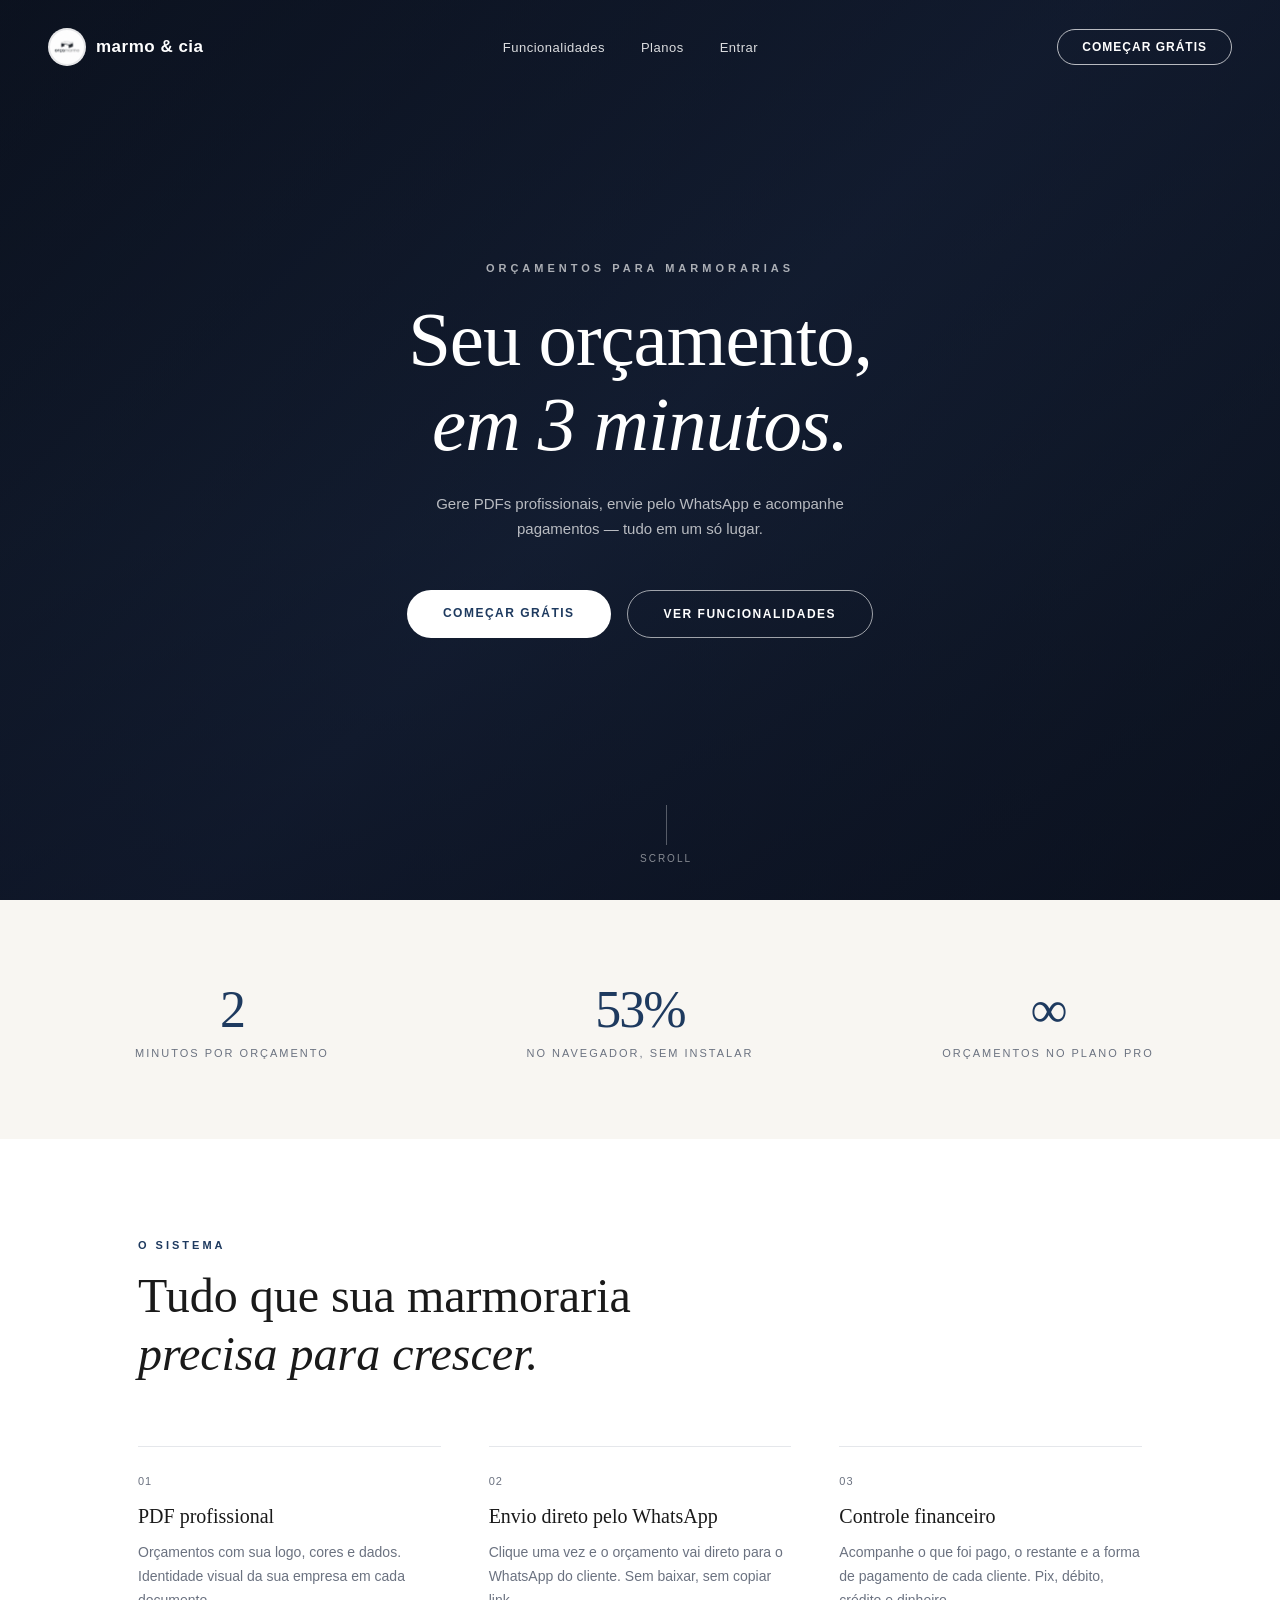
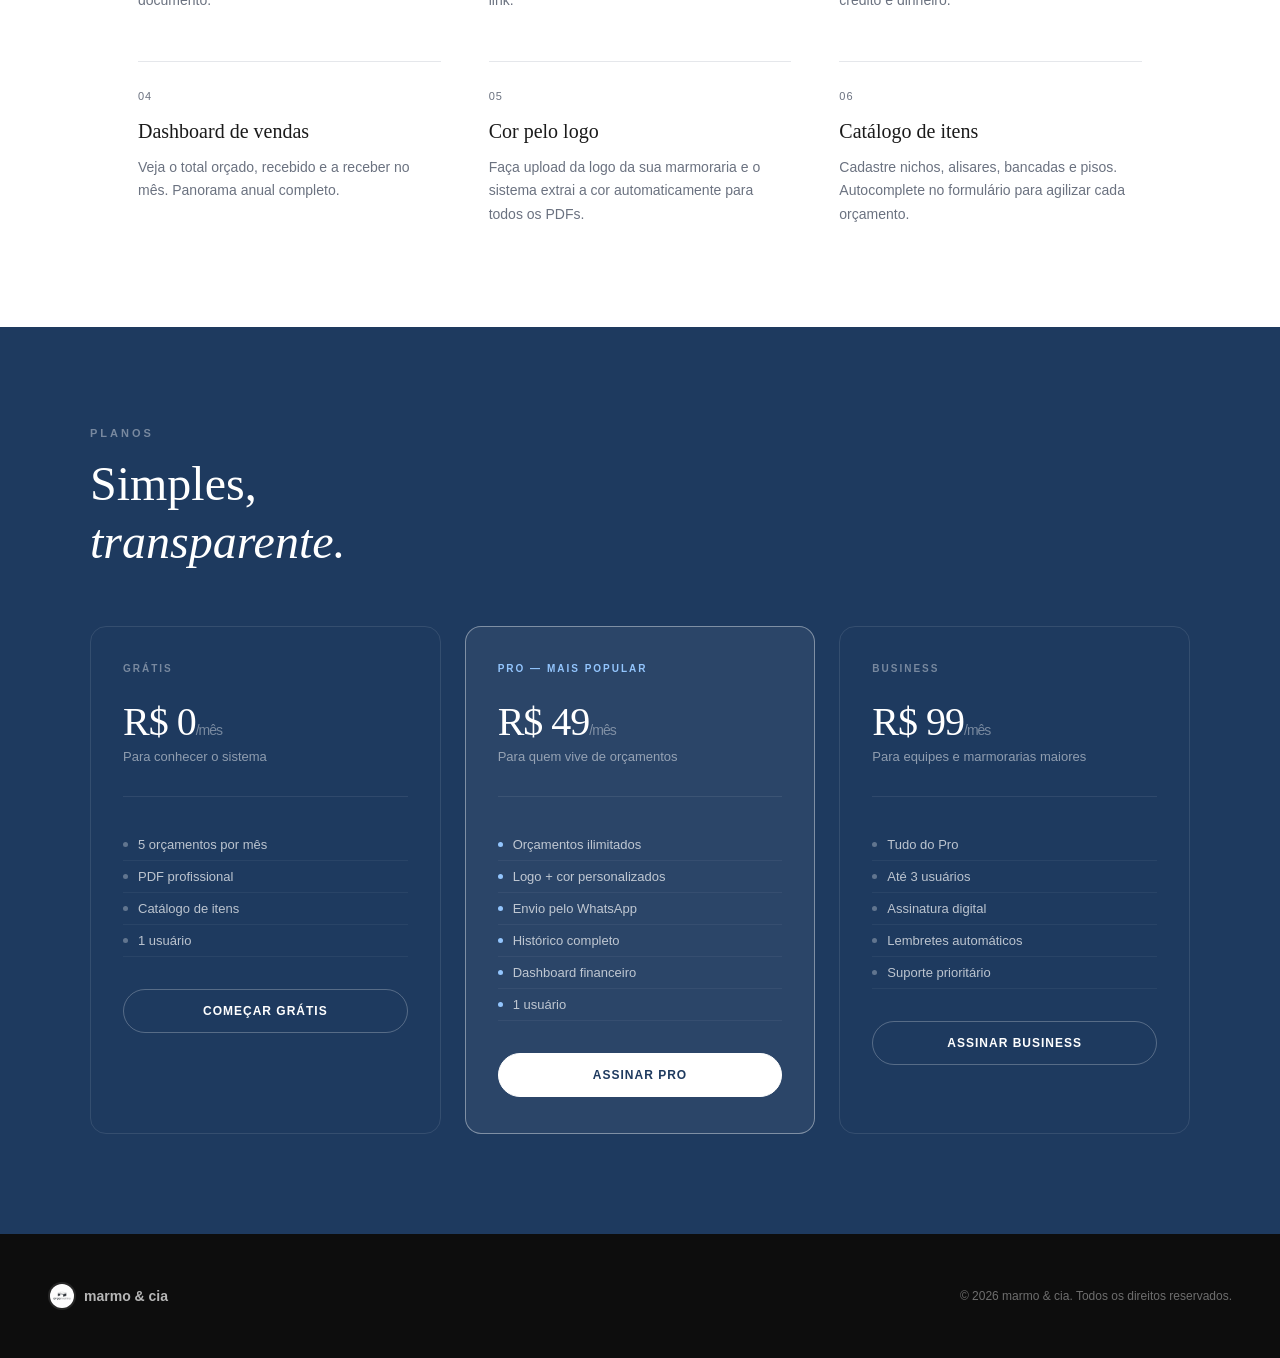
<file: index.html>
<!DOCTYPE html>
<html lang="pt-BR">
<head>
<meta charset="UTF-8">
<meta name="viewport" content="width=device-width,initial-scale=1">
<title>marmo & cia — orçamentos profissionais para marmorarias</title>
<style>
  *, *::before, *::after { box-sizing: border-box; margin: 0; padding: 0; }

  :root {
    --navy: #1E3A5F;
    --navy2: #2a4a7f;
    --white: #ffffff;
    --cream: #f8f6f2;
    --gray: #6b7280;
    --light: #f0f4f8;
  }

  html { scroll-behavior: smooth; }

  body {
    font-family: 'Georgia', serif;
    color: #1a1a1a;
    background: #fff;
    overflow-x: hidden;
  }

  /* ── NAV ── */
  nav {
    position: fixed;
    top: 0; left: 0; right: 0;
    z-index: 100;
    display: flex;
    align-items: center;
    justify-content: space-between;
    padding: 28px 48px;
    transition: all .4s ease;
  }
  nav.scrolled {
    background: rgba(255,255,255,0.95);
    backdrop-filter: blur(12px);
    padding: 18px 48px;
    box-shadow: 0 1px 20px rgba(0,0,0,0.06);
  }
  nav.scrolled .nav-logo-text { color: var(--navy); }
  nav.scrolled .nav-links a { color: #444; }
  nav.scrolled .nav-cta {
    background: var(--navy);
    color: #fff;
    border-color: var(--navy);
  }

  .nav-logo {
    display: flex;
    align-items: center;
    gap: 10px;
    text-decoration: none;
  }
  .nav-logo img {
    width: 38px; height: 38px;
    border-radius: 50%;
    object-fit: contain;
    background: rgba(255,255,255,0.9);
    padding: 2px;
  }
  .nav-logo-text {
    font-size: 17px;
    font-weight: 700;
    color: #fff;
    letter-spacing: .5px;
    font-family: 'Arial', sans-serif;
    transition: color .3s;
  }

  .nav-links {
    display: flex;
    align-items: center;
    gap: 36px;
  }
  .nav-links a {
    color: rgba(255,255,255,0.85);
    text-decoration: none;
    font-size: 13px;
    font-family: 'Arial', sans-serif;
    letter-spacing: .5px;
    transition: color .2s;
  }
  .nav-links a:hover { color: #fff; }

  .nav-cta {
    font-family: 'Arial', sans-serif;
    font-size: 12px;
    font-weight: 700;
    letter-spacing: 1px;
    text-transform: uppercase;
    padding: 10px 24px;
    border: 1.5px solid rgba(255,255,255,0.7);
    border-radius: 999px;
    color: #fff;
    text-decoration: none;
    transition: all .25s;
    background: transparent;
  }
  .nav-cta:hover {
    background: #fff;
    color: var(--navy);
  }

  /* ── HERO ── */
  .hero {
    position: relative;
    width: 100%;
    height: 100vh;
    min-height: 600px;
    overflow: hidden;
    display: flex;
    align-items: center;
    justify-content: center;
  }

  .hero video {
    position: absolute;
    inset: 0;
    width: 100%;
    height: 100%;
    object-fit: cover;
    z-index: 0;
  }

  .hero-overlay {
    position: absolute;
    inset: 0;
    background: linear-gradient(
      to bottom,
      rgba(10, 15, 30, 0.55) 0%,
      rgba(10, 15, 30, 0.45) 60%,
      rgba(10, 15, 30, 0.65) 100%
    );
    z-index: 1;
  }

  .hero-content {
    position: relative;
    z-index: 2;
    text-align: center;
    color: #fff;
    padding: 0 24px;
    max-width: 820px;
  }

  .hero-eyebrow {
    font-family: 'Arial', sans-serif;
    font-size: 11px;
    font-weight: 700;
    letter-spacing: 4px;
    text-transform: uppercase;
    color: rgba(255,255,255,0.65);
    margin-bottom: 24px;
  }

  .hero-title {
    font-size: clamp(40px, 6vw, 80px);
    font-weight: 300;
    line-height: 1.1;
    letter-spacing: -1px;
    margin-bottom: 24px;
    color: #fff;
  }
  .hero-title em {
    font-style: italic;
    font-weight: 400;
  }

  .hero-sub {
    font-family: 'Arial', sans-serif;
    font-size: 15px;
    line-height: 1.7;
    color: rgba(255,255,255,0.7);
    margin-bottom: 48px;
    max-width: 480px;
    margin-left: auto;
    margin-right: auto;
  }

  .hero-btns {
    display: flex;
    gap: 16px;
    justify-content: center;
    flex-wrap: wrap;
  }

  .btn-hero-primary {
    font-family: 'Arial', sans-serif;
    font-size: 12px;
    font-weight: 700;
    letter-spacing: 1.5px;
    text-transform: uppercase;
    padding: 16px 36px;
    background: #fff;
    color: var(--navy);
    border: none;
    border-radius: 999px;
    text-decoration: none;
    transition: all .25s;
  }
  .btn-hero-primary:hover {
    background: var(--cream);
    transform: translateY(-1px);
  }

  .btn-hero-ghost {
    font-family: 'Arial', sans-serif;
    font-size: 12px;
    font-weight: 700;
    letter-spacing: 1.5px;
    text-transform: uppercase;
    padding: 16px 36px;
    background: transparent;
    color: #fff;
    border: 1.5px solid rgba(255,255,255,0.6);
    border-radius: 999px;
    text-decoration: none;
    transition: all .25s;
  }
  .btn-hero-ghost:hover {
    border-color: #fff;
    background: rgba(255,255,255,0.1);
    transform: translateY(-1px);
  }

  .hero-scroll {
    position: absolute;
    bottom: 36px;
    left: 50%;
    transform: translateX(-50%);
    z-index: 2;
    display: flex;
    flex-direction: column;
    align-items: center;
    gap: 8px;
    color: rgba(255,255,255,0.5);
    font-family: 'Arial', sans-serif;
    font-size: 10px;
    letter-spacing: 2px;
    text-transform: uppercase;
  }
  .hero-scroll-line {
    width: 1px;
    height: 40px;
    background: rgba(255,255,255,0.3);
    animation: scrollDown 1.8s ease-in-out infinite;
  }
  @keyframes scrollDown {
    0% { transform: scaleY(0); transform-origin: top; }
    50% { transform: scaleY(1); transform-origin: top; }
    51% { transform-origin: bottom; }
    100% { transform: scaleY(0); transform-origin: bottom; }
  }

  /* ── NÚMEROS ── */
  .numbers {
    background: var(--cream);
    padding: 80px 48px;
    display: grid;
    grid-template-columns: repeat(3, 1fr);
    gap: 40px;
    text-align: center;
  }
  .number-item .n { font-size: 52px; font-weight: 300; color: var(--navy); letter-spacing: -2px; }
  .number-item .n-label {
    font-family: 'Arial', sans-serif;
    font-size: 11px;
    letter-spacing: 2px;
    text-transform: uppercase;
    color: var(--gray);
    margin-top: 8px;
  }

  /* ── FEATURES ── */
  .features {
    padding: 100px 48px;
    max-width: 1100px;
    margin: 0 auto;
  }
  .section-label {
    font-family: 'Arial', sans-serif;
    font-size: 11px;
    font-weight: 700;
    letter-spacing: 3px;
    text-transform: uppercase;
    color: var(--navy);
    margin-bottom: 16px;
  }
  .section-title {
    font-size: clamp(28px, 4vw, 48px);
    font-weight: 300;
    line-height: 1.2;
    color: #1a1a1a;
    margin-bottom: 64px;
    max-width: 560px;
  }
  .section-title em { font-style: italic; }

  .features-grid {
    display: grid;
    grid-template-columns: repeat(3, 1fr);
    gap: 48px;
  }
  .feature-item { border-top: 1px solid #e5e7eb; padding-top: 28px; }
  .feature-num {
    font-size: 11px;
    font-family: 'Arial', sans-serif;
    color: var(--gray);
    letter-spacing: 1px;
    margin-bottom: 16px;
  }
  .feature-title {
    font-size: 20px;
    font-weight: 400;
    color: #1a1a1a;
    margin-bottom: 12px;
    line-height: 1.3;
  }
  .feature-desc {
    font-family: 'Arial', sans-serif;
    font-size: 14px;
    line-height: 1.7;
    color: var(--gray);
  }

  /* ── PLANOS ── */
  .planos {
    background: var(--navy);
    padding: 100px 48px;
    color: #fff;
  }
  .planos-inner { max-width: 1100px; margin: 0 auto; }
  .planos .section-label { color: rgba(255,255,255,0.4); }
  .planos .section-title { color: #fff; margin-bottom: 56px; }

  .planos-grid {
    display: grid;
    grid-template-columns: repeat(3, 1fr);
    gap: 24px;
  }
  .plano {
    border: 1px solid rgba(255,255,255,0.1);
    border-radius: 16px;
    padding: 36px 32px;
    transition: border-color .2s;
  }
  .plano:hover { border-color: rgba(255,255,255,0.3); }
  .plano.destaque {
    border-color: rgba(255,255,255,0.4);
    background: rgba(255,255,255,0.06);
  }
  .plano-tag {
    font-family: 'Arial', sans-serif;
    font-size: 10px;
    font-weight: 700;
    letter-spacing: 2px;
    text-transform: uppercase;
    color: rgba(255,255,255,0.4);
    margin-bottom: 24px;
  }
  .plano.destaque .plano-tag { color: #93c5fd; }
  .plano-preco {
    font-size: 40px;
    font-weight: 300;
    color: #fff;
    margin-bottom: 4px;
    letter-spacing: -1px;
  }
  .plano-preco span { font-size: 14px; color: rgba(255,255,255,0.4); font-family: 'Arial', sans-serif; }
  .plano-desc {
    font-family: 'Arial', sans-serif;
    font-size: 13px;
    color: rgba(255,255,255,0.5);
    margin-bottom: 32px;
    padding-bottom: 32px;
    border-bottom: 1px solid rgba(255,255,255,0.08);
  }
  .plano-features { list-style: none; }
  .plano-features li {
    font-family: 'Arial', sans-serif;
    font-size: 13px;
    color: rgba(255,255,255,0.7);
    padding: 8px 0;
    border-bottom: 1px solid rgba(255,255,255,0.05);
    display: flex;
    align-items: center;
    gap: 10px;
  }
  .plano-features li::before {
    content: '';
    width: 5px; height: 5px;
    border-radius: 50%;
    background: rgba(255,255,255,0.3);
    flex-shrink: 0;
  }
  .plano.destaque .plano-features li::before { background: #93c5fd; }
  .plano-btn {
    display: block;
    text-align: center;
    font-family: 'Arial', sans-serif;
    font-size: 12px;
    font-weight: 700;
    letter-spacing: 1px;
    text-transform: uppercase;
    padding: 14px;
    border-radius: 999px;
    text-decoration: none;
    margin-top: 32px;
    border: 1.5px solid rgba(255,255,255,0.25);
    color: #fff;
    transition: all .2s;
  }
  .plano-btn:hover { background: rgba(255,255,255,0.1); border-color: rgba(255,255,255,0.5); }
  .plano.destaque .plano-btn {
    background: #fff;
    color: var(--navy);
    border-color: #fff;
  }
  .plano.destaque .plano-btn:hover { background: var(--cream); }

  /* ── FOOTER ── */
  footer {
    background: #0d0d0d;
    color: rgba(255,255,255,0.4);
    padding: 48px;
    display: flex;
    justify-content: space-between;
    align-items: center;
    font-family: 'Arial', sans-serif;
    font-size: 12px;
  }
  footer .footer-logo {
    display: flex;
    align-items: center;
    gap: 8px;
    color: rgba(255,255,255,0.7);
    font-weight: 700;
    font-size: 14px;
  }
  footer .footer-logo img {
    width: 28px; height: 28px;
    border-radius: 50%;
    object-fit: contain;
    background: rgba(255,255,255,0.1);
    padding: 2px;
  }

  /* ── RESPONSIVE ── */
  @media (max-width: 768px) {
    nav { padding: 20px 24px; }
    .nav-links { display: none; }
    .numbers { grid-template-columns: 1fr; padding: 60px 24px; }
    .features { padding: 60px 24px; }
    .features-grid { grid-template-columns: 1fr; gap: 32px; }
    .planos { padding: 60px 24px; }
    .planos-grid { grid-template-columns: 1fr; }
    footer { flex-direction: column; gap: 16px; padding: 32px 24px; text-align: center; }
  }

  /* ── ANIMAÇÕES ── */
  .fade-up {
    opacity: 0;
    transform: translateY(32px);
    transition: opacity .7s ease, transform .7s ease;
  }
  .fade-up.visible {
    opacity: 1;
    transform: translateY(0);
  }
  .fade-up-delay-1 { transition-delay: .1s; }
  .fade-up-delay-2 { transition-delay: .2s; }
  .fade-up-delay-3 { transition-delay: .3s; }
  .fade-up-delay-4 { transition-delay: .4s; }
  .fade-up-delay-5 { transition-delay: .5s; }
  .fade-up-delay-6 { transition-delay: .6s; }

  /* Hero content entra com animação */
  .hero-eyebrow {
    animation: heroFadeUp .9s ease .2s both;
  }
  .hero-title {
    animation: heroFadeUp 1s ease .4s both;
  }
  .hero-sub {
    animation: heroFadeUp .9s ease .65s both;
  }
  .hero-btns {
    animation: heroFadeUp .9s ease .85s both;
  }
  .hero-scroll {
    animation: heroFadeUp .9s ease 1.1s both;
  }
  @keyframes heroFadeUp {
    from { opacity: 0; transform: translateY(24px); }
    to   { opacity: 1; transform: translateY(0); }
  }

  /* Linha divisória que cresce */
  .feature-item {
    border-top: 1px solid transparent;
    transition: border-color .6s ease;
  }
  .feature-item.visible {
    border-top-color: #e5e7eb;
  }

  /* Counter números */
  .n { transition: none; }

</style>
</head>
<body>

<!-- NAV -->
<nav id="nav">
  <a href="#" class="nav-logo">
    <img src="[data-uri]" alt="marmo & cia">
    <span class="nav-logo-text">marmo & cia</span>
  </a>
  <div class="nav-links">
    <a href="#features">Funcionalidades</a>
    <a href="#planos">Planos</a>
    <a href="login.html">Entrar</a>
  </div>
  <a href="login.html" class="nav-cta">Começar grátis</a>
</nav>

<!-- HERO com vídeo -->
<section class="hero">
  <video id="hero-video" muted loop playsinline preload="auto" style="opacity:0;transition:opacity 1s ease">
    <source src="video1.mp4" type="video/mp4">
  </video>
  <!-- Fundo enquanto vídeo carrega -->
  <div id="video-bg" style="position:absolute;inset:0;background:linear-gradient(135deg,#0d1520 0%,#1a2840 50%,#0d1520 100%);z-index:0;transition:opacity 1s ease"></div>
  <div class="hero-overlay"></div>
  <div class="hero-content">
    <p class="hero-eyebrow">Orçamentos para marmorarias</p>
    <h1 class="hero-title">Seu orçamento,<br><em>em 3 minutos.</em></h1>
    <p class="hero-sub">Gere PDFs profissionais, envie pelo WhatsApp e acompanhe pagamentos — tudo em um só lugar.</p>
    <div class="hero-btns">
      <a href="login.html" class="btn-hero-primary">Começar grátis</a>
      <a href="#features" class="btn-hero-ghost">Ver funcionalidades</a>
    </div>
  </div>
  <div class="hero-scroll">
    <div class="hero-scroll-line"></div>
    <span>scroll</span>
  </div>
</section>

<!-- NÚMEROS -->
<div class="numbers">
  <div class="number-item fade-up fade-up-delay-1">
    <div class="n" data-count="3" data-suffix="">3</div>
    <div class="n-label">minutos por orçamento</div>
  </div>
  <div class="number-item fade-up fade-up-delay-2">
    <div class="n" data-count="100" data-suffix="%">100%</div>
    <div class="n-label">no navegador, sem instalar</div>
  </div>
  <div class="number-item fade-up fade-up-delay-3">
    <div class="n">∞</div>
    <div class="n-label">orçamentos no plano Pro</div>
  </div>
</div>

<!-- FEATURES -->
<section class="features" id="features">
  <p class="section-label fade-up">O sistema</p>
  <h2 class="section-title fade-up fade-up-delay-1">Tudo que sua marmoraria<br><em>precisa para crescer.</em></h2>
  <div class="features-grid">
    <div class="feature-item fade-up fade-up-delay-1">
      <div class="feature-num">01</div>
      <h3 class="feature-title">PDF profissional</h3>
      <p class="feature-desc">Orçamentos com sua logo, cores e dados. Identidade visual da sua empresa em cada documento.</p>
    </div>
    <div class="feature-item fade-up fade-up-delay-2">
      <div class="feature-num">02</div>
      <h3 class="feature-title">Envio direto pelo WhatsApp</h3>
      <p class="feature-desc">Clique uma vez e o orçamento vai direto para o WhatsApp do cliente. Sem baixar, sem copiar link.</p>
    </div>
    <div class="feature-item fade-up fade-up-delay-3">
      <div class="feature-num">03</div>
      <h3 class="feature-title">Controle financeiro</h3>
      <p class="feature-desc">Acompanhe o que foi pago, o restante e a forma de pagamento de cada cliente. Pix, débito, crédito e dinheiro.</p>
    </div>
    <div class="feature-item fade-up fade-up-delay-4">
      <div class="feature-num">04</div>
      <h3 class="feature-title">Dashboard de vendas</h3>
      <p class="feature-desc">Veja o total orçado, recebido e a receber no mês. Panorama anual completo.</p>
    </div>
    <div class="feature-item fade-up fade-up-delay-5">
      <div class="feature-num">05</div>
      <h3 class="feature-title">Cor pelo logo</h3>
      <p class="feature-desc">Faça upload da logo da sua marmoraria e o sistema extrai a cor automaticamente para todos os PDFs.</p>
    </div>
    <div class="feature-item fade-up fade-up-delay-6">
      <div class="feature-num">06</div>
      <h3 class="feature-title">Catálogo de itens</h3>
      <p class="feature-desc">Cadastre nichos, alisares, bancadas e pisos. Autocomplete no formulário para agilizar cada orçamento.</p>
    </div>
  </div>
</section>

<!-- PLANOS -->
<section class="planos" id="planos">
  <div class="planos-inner">
    <p class="section-label fade-up">Planos</p>
    <h2 class="section-title fade-up fade-up-delay-1">Simples,<br><em>transparente.</em></h2>
    <div class="planos-grid">
      <div class="plano fade-up fade-up-delay-1">
        <div class="plano-tag">Grátis</div>
        <div class="plano-preco">R$ 0<span>/mês</span></div>
        <div class="plano-desc">Para conhecer o sistema</div>
        <ul class="plano-features">
          <li>5 orçamentos por mês</li>
          <li>PDF profissional</li>
          <li>Catálogo de itens</li>
          <li>1 usuário</li>
        </ul>
        <a href="login.html" class="plano-btn">Começar grátis</a>
      </div>
      <div class="plano destaque fade-up fade-up-delay-2">
        <div class="plano-tag">Pro — mais popular</div>
        <div class="plano-preco">R$ 49<span>/mês</span></div>
        <div class="plano-desc">Para quem vive de orçamentos</div>
        <ul class="plano-features">
          <li>Orçamentos ilimitados</li>
          <li>Logo + cor personalizados</li>
          <li>Envio pelo WhatsApp</li>
          <li>Histórico completo</li>
          <li>Dashboard financeiro</li>
          <li>1 usuário</li>
        </ul>
        <a href="login.html" class="plano-btn">Assinar Pro</a>
      </div>
      <div class="plano fade-up fade-up-delay-3">
        <div class="plano-tag">Business</div>
        <div class="plano-preco">R$ 99<span>/mês</span></div>
        <div class="plano-desc">Para equipes e marmorarias maiores</div>
        <ul class="plano-features">
          <li>Tudo do Pro</li>
          <li>Até 3 usuários</li>
          <li>Assinatura digital</li>
          <li>Lembretes automáticos</li>
          <li>Suporte prioritário</li>
        </ul>
        <a href="login.html" class="plano-btn">Assinar Business</a>
      </div>
    </div>
  </div>
</section>

<!-- FOOTER -->
<footer>
  <div class="footer-logo">
    <img src="[data-uri]" alt="marmo & cia">
    marmo & cia
  </div>
  <span>© 2026 marmo & cia. Todos os direitos reservados.</span>
</footer>

<script>
  // Vídeo hero — buffer completo antes de tocar
  var vid = document.getElementById('hero-video');
  var vbg = document.getElementById('video-bg');
  if (vid) {
    function startVideo() {
      vid.play().catch(function(){});
      // Fade in suave do vídeo
      vid.style.opacity = '1';
      if (vbg) setTimeout(function(){ vbg.style.opacity = '0'; }, 800);
    }

    // Esperar buffer suficiente (4 segundos de conteúdo)
    vid.addEventListener('progress', function() {
      if (vid.buffered.length > 0) {
        var buffered = vid.buffered.end(vid.buffered.length - 1);
        if (buffered > 2 && vid.paused) startVideo();
      }
    });

    // Fallback: se demorar muito, toca assim mesmo
    vid.addEventListener('canplay', function() {
      if (vid.paused) startVideo();
    });

    // Iniciar carregamento
    vid.load();
  }

  // Nav scroll effect
  var nav = document.getElementById('nav');
  window.addEventListener('scroll', function() {
    if (window.scrollY > 60) nav.classList.add('scrolled');
    else nav.classList.remove('scrolled');
  });

  // Smooth scroll para âncoras
  document.querySelectorAll('a[href^="#"]').forEach(function(a) {
    a.addEventListener('click', function(e) {
      var target = document.querySelector(this.getAttribute('href'));
      if (target) { e.preventDefault(); target.scrollIntoView({ behavior: 'smooth' }); }
    });
  });

  // ── Intersection Observer para fade-up ──
  var fadeEls = document.querySelectorAll('.fade-up');
  var observer = new IntersectionObserver(function(entries) {
    entries.forEach(function(entry) {
      if (entry.isIntersecting) {
        entry.target.classList.add('visible');
        observer.unobserve(entry.target);
      }
    });
  }, { threshold: 0.12 });
  fadeEls.forEach(function(el) { observer.observe(el); });

  // ── Contador animado nos números ──
  var counterEls = document.querySelectorAll('[data-count]');
  var counterObserver = new IntersectionObserver(function(entries) {
    entries.forEach(function(entry) {
      if (!entry.isIntersecting) return;
      var el = entry.target;
      var target = parseInt(el.getAttribute('data-count'));
      var suffix = el.getAttribute('data-suffix') || '';
      var start = 0;
      var duration = 1200;
      var step = target / (duration / 16);
      var current = 0;
      var timer = setInterval(function() {
        current = Math.min(current + step, target);
        el.textContent = Math.round(current) + suffix;
        if (current >= target) clearInterval(timer);
      }, 16);
      counterObserver.unobserve(el);
    });
  }, { threshold: 0.5 });
  counterEls.forEach(function(el) { counterObserver.observe(el); });

</script>
</body>
</html>
</file>
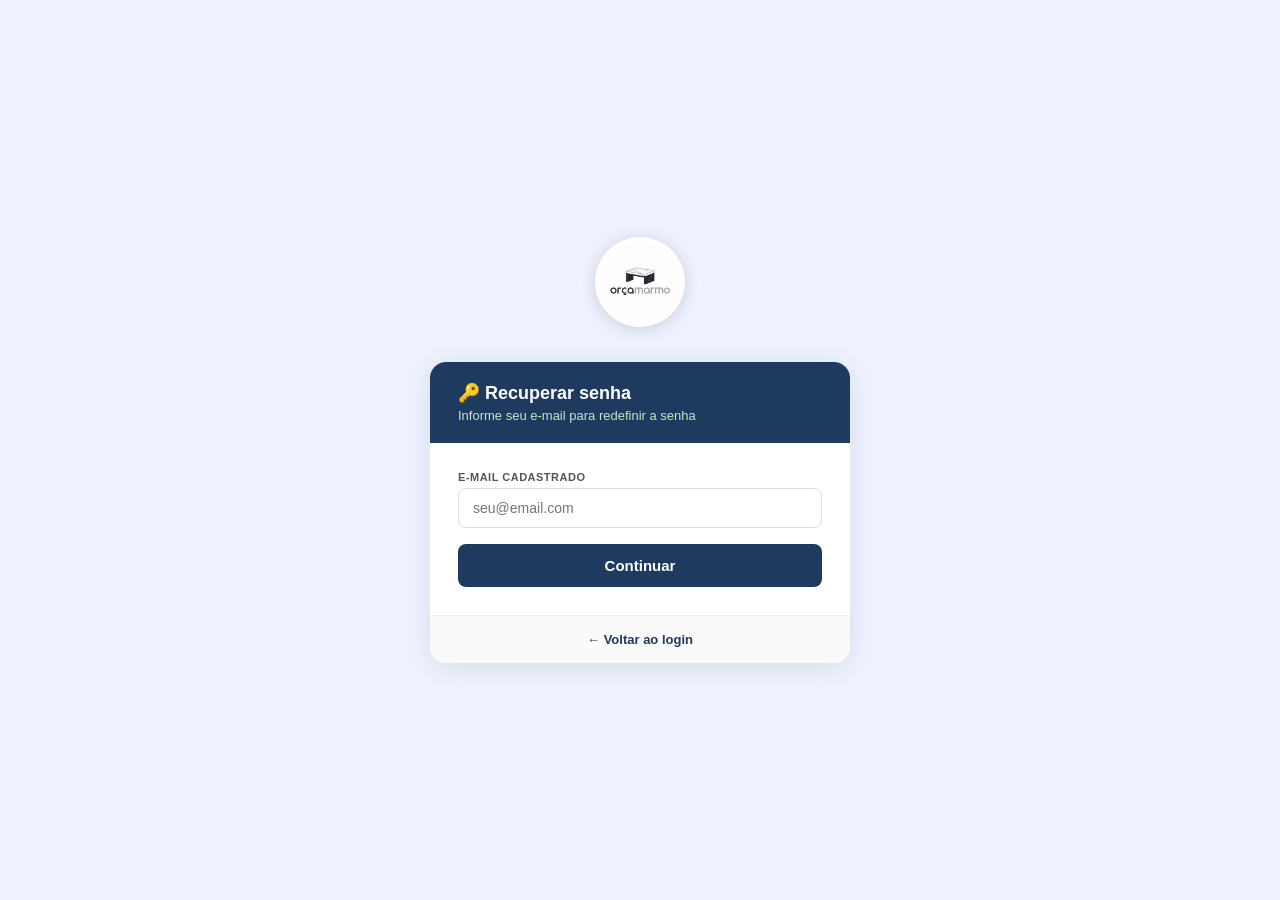
<file: esqueci-senha.html>
<!DOCTYPE html>
<html lang="pt-BR">
<head>
<meta charset="UTF-8">
<meta name="viewport" content="width=device-width,initial-scale=1">
<title>Recuperar senha — OrçaMármore</title>
<style>
*{box-sizing:border-box;margin:0;padding:0}
body{font-family:Arial,sans-serif;background:#EEF2FF;min-height:100vh;display:flex;flex-direction:column;align-items:center;justify-content:center;padding:20px}
.logo{font-size:28px;font-weight:900;color:#1E3A5F;margin-bottom:28px;text-align:center}
.logo span{color:#4CAF50}
.card{background:#fff;border-radius:16px;box-shadow:0 4px 24px rgba(27,94,32,.12);width:100%;max-width:420px;overflow:hidden}
.card-header{background:#1E3A5F;color:#fff;padding:20px 28px}
.card-header h2{font-size:18px;font-weight:700}
.card-header p{font-size:13px;color:#c8e6c9;margin-top:4px}
.form-body{padding:28px}
.form-group{margin-bottom:16px}
.form-group label{display:block;font-size:11px;font-weight:700;color:#555;text-transform:uppercase;letter-spacing:.5px;margin-bottom:5px}
.form-group input{width:100%;border:1.5px solid #ddd;border-radius:8px;padding:11px 14px;font-size:14px;outline:none;font-family:Arial;transition:border .2s}
.form-group input:focus{border-color:#1E3A5F}
.btn-submit{width:100%;background:#1E3A5F;color:#fff;padding:13px;border-radius:8px;font-size:15px;font-weight:700;border:none;cursor:pointer;transition:all .2s}
.btn-submit:hover{background:#2a4a7f}
.msg-erro{background:#FFEBEE;color:#c62828;border-radius:6px;padding:10px 14px;font-size:13px;margin-bottom:14px;display:none}
.msg-ok{background:#EEF2FF;color:#2a4a7f;border-radius:6px;padding:10px 14px;font-size:13px;margin-bottom:14px;display:none}
.footer-link{text-align:center;padding:16px;font-size:13px;color:#888;background:#fafafa;border-top:1px solid #f0f0f0}
.footer-link a{color:#1E3A5F;font-weight:700;text-decoration:none}
.step{display:none}
.step.active{display:block}
.icon{font-size:48px;text-align:center;margin-bottom:16px}
.success-box{text-align:center;padding:8px 0}
.success-box h3{color:#1E3A5F;font-size:18px;margin-bottom:8px}
.success-box p{color:#666;font-size:14px;line-height:1.6}
</style>
</head>
<body>

<div class="logo"><img src="[data-uri]" style="width:90px;height:90px;object-fit:contain;border-radius:50%;background:#fff;padding:4px;box-shadow:0 2px 16px rgba(0,0,0,.15)" alt="Marmo &amp; Cia"></div>

<div class="card">
  <div class="card-header">
    <h2>🔑 Recuperar senha</h2>
    <p>Informe seu e-mail para redefinir a senha</p>
  </div>

  <div class="form-body">
    <div class="msg-erro" id="msg-erro"></div>
    <div class="msg-ok" id="msg-ok"></div>

    <!-- Passo 1: digitar e-mail -->
    <div class="step active" id="step1">
      <div class="form-group">
        <label>E-mail cadastrado</label>
        <input type="email" id="rec-email" placeholder="seu@email.com" onkeydown="if(event.key==='Enter')verificarEmail()">
      </div>
      <button class="btn-submit" onclick="verificarEmail()">Continuar</button>
    </div>

    <!-- Passo 2: nova senha -->
    <div class="step" id="step2">
      <div class="form-group">
        <label>Nova senha</label>
        <input type="password" id="nova-senha" placeholder="Mínimo 6 caracteres">
      </div>
      <div class="form-group">
        <label>Confirmar nova senha</label>
        <input type="password" id="confirma-senha" placeholder="Repita a nova senha">
      </div>
      <button class="btn-submit" onclick="redefinirSenha()">Salvar nova senha</button>
    </div>

    <!-- Passo 3: sucesso -->
    <div class="step" id="step3">
      <div class="success-box">
        <div class="icon">✅</div>
        <h3>Senha redefinida!</h3>
        <p>Sua senha foi atualizada com sucesso.<br>Faça login com a nova senha.</p>
        <br>
        <button class="btn-submit" onclick="location.href='login.html'">Ir para o login</button>
      </div>
    </div>
  </div>

  <div class="footer-link">
    <a href="login.html">&larr; Voltar ao login</a>
  </div>
</div>

<script>
let emailEncontrado = '';

function getUsuarios() { return JSON.parse(localStorage.getItem('om_usuarios') || '[]'); }
function setUsuarios(u) { localStorage.setItem('om_usuarios', JSON.stringify(u)); }

function mostrarErro(msg) {
  const el = document.getElementById('msg-erro');
  el.textContent = msg; el.style.display = 'block';
  document.getElementById('msg-ok').style.display = 'none';
}
function mostrarOk(msg) {
  const el = document.getElementById('msg-ok');
  el.textContent = msg; el.style.display = 'block';
  document.getElementById('msg-erro').style.display = 'none';
}
function limparMsgs() {
  document.getElementById('msg-erro').style.display = 'none';
  document.getElementById('msg-ok').style.display = 'none';
}
function irParaStep(n) {
  document.querySelectorAll('.step').forEach((s, i) => s.classList.toggle('active', i === n - 1));
  limparMsgs();
}

function verificarEmail() {
  const email = document.getElementById('rec-email').value.trim().toLowerCase();
  if (!email) { mostrarErro('Informe o e-mail cadastrado.'); return; }

  const usuarios = getUsuarios();
  const u = usuarios.find(x => x.email.toLowerCase() === email);

  if (!u) {
    mostrarErro('E-mail não encontrado. Verifique ou crie uma conta.');
    return;
  }

  emailEncontrado = email;
  mostrarOk('E-mail encontrado! Defina sua nova senha abaixo.');
  setTimeout(() => irParaStep(2), 800);
}

function redefinirSenha() {
  const nova = document.getElementById('nova-senha').value;
  const confirma = document.getElementById('confirma-senha').value;

  if (!nova || !confirma) { mostrarErro('Preencha os dois campos.'); return; }
  if (nova.length < 6) { mostrarErro('A senha deve ter pelo menos 6 caracteres.'); return; }
  if (nova !== confirma) { mostrarErro('As senhas não coincidem.'); return; }

  const usuarios = getUsuarios();
  const idx = usuarios.findIndex(x => x.email.toLowerCase() === emailEncontrado);
  if (idx < 0) { mostrarErro('Erro inesperado. Tente novamente.'); return; }

  usuarios[idx].senha = nova;
  setUsuarios(usuarios);

  irParaStep(3);
}
</script>
</body>
</html>
</file>
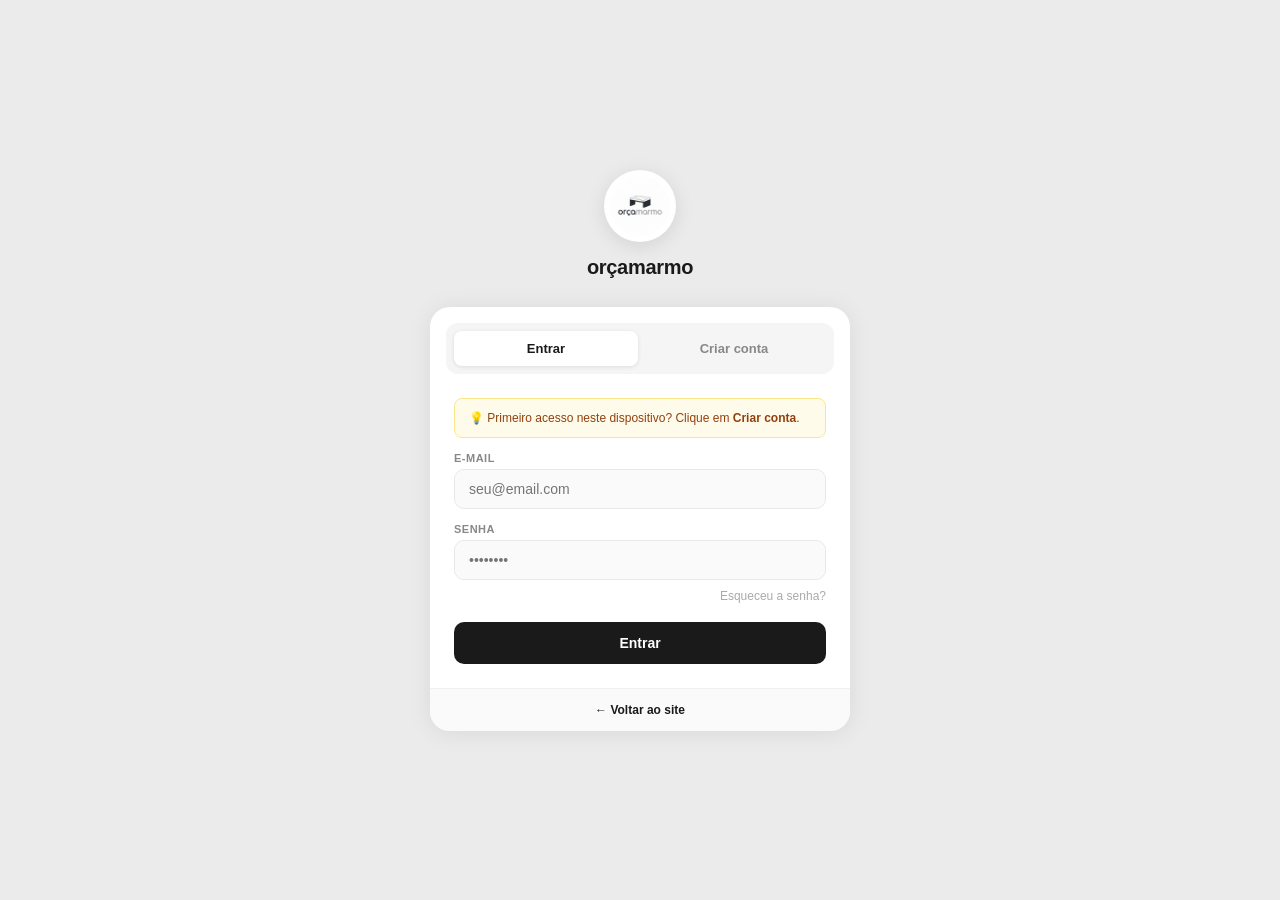
<file: login.html>
<!DOCTYPE html>
<html lang="pt-BR">
<head>
<meta charset="UTF-8">
<meta name="viewport" content="width=device-width,initial-scale=1">
<title>Entrar — OrçaMarmo</title>
<style>
*{box-sizing:border-box;margin:0;padding:0}
body{font-family:Inter,-apple-system,Arial,sans-serif;background:#EBEBEB;min-height:100vh;display:flex;flex-direction:column;align-items:center;justify-content:center;padding:20px}
.logo-wrap{text-align:center;margin-bottom:28px}
.logo-wrap img{width:72px;height:72px;border-radius:50%;object-fit:contain;background:#fff;padding:6px;box-shadow:0 4px 20px rgba(0,0,0,.1);margin-bottom:10px}
.logo-wrap .nome{font-size:20px;font-weight:700;color:#1A1A1A;letter-spacing:-.3px}
.card{background:#fff;border-radius:20px;box-shadow:0 2px 24px rgba(0,0,0,.08);width:100%;max-width:420px;overflow:hidden}
.tabs{display:flex;padding:8px;gap:4px;background:#F5F5F5;margin:16px 16px 0}
.tabs{border-radius:12px}
.tab{flex:1;padding:10px;text-align:center;font-size:13px;font-weight:600;cursor:pointer;color:#888;border:none;background:transparent;border-radius:8px;transition:all .2s}
.tab.active{background:#fff;color:#1A1A1A;box-shadow:0 1px 4px rgba(0,0,0,.1)}
.form-body{padding:24px}
.panel{display:none}.panel.active{display:block}
.form-group{margin-bottom:14px}
.form-group label{display:block;font-size:11px;font-weight:600;color:#888;text-transform:uppercase;letter-spacing:.5px;margin-bottom:5px}
.form-group input{width:100%;border:1.5px solid #E8E8E8;border-radius:10px;padding:11px 14px;font-size:14px;outline:none;background:#FAFAFA;transition:all .2s;font-family:inherit}
.form-group input:focus{border-color:#1A1A1A;background:#fff}
.btn-submit{width:100%;background:#1A1A1A;color:#fff;padding:13px;border-radius:10px;font-size:14px;font-weight:700;border:none;cursor:pointer;transition:all .2s;margin-top:4px;font-family:inherit}
.btn-submit:hover{background:#333}
.msg-erro{background:#FEE2E2;color:#991B1B;border-radius:8px;padding:10px 14px;font-size:13px;margin-bottom:14px;display:none}
.msg-ok{background:#F0FDF4;color:#166534;border-radius:8px;padding:10px 14px;font-size:13px;margin-bottom:14px;display:none}
.footer-link{text-align:center;padding:14px;font-size:12px;color:#aaa;background:#FAFAFA;border-top:1px solid #F0F0F0}
.footer-link a{color:#1A1A1A;font-weight:600;text-decoration:none}
.esqueceu{text-align:right;margin-top:-8px;margin-bottom:14px}
.esqueceu a{font-size:12px;color:#aaa;text-decoration:none}
.esqueceu a:hover{color:#1A1A1A}
.hint-box{background:#FFFBEB;border:1px solid #FDE68A;border-radius:8px;padding:10px 14px;font-size:12px;color:#92400E;margin-bottom:14px;line-height:1.5}
</style>
</head>
<body>

<div class="logo-wrap">
  <img src="[data-uri]" alt="OrçaMarmo">
  <div class="nome">orçamarmo</div>
</div>

<div class="card">
  <div class="tabs">
    <button class="tab active" onclick="showTab('entrar')">Entrar</button>
    <button class="tab" onclick="showTab('cadastro')">Criar conta</button>
  </div>

  <div class="panel active" id="panel-entrar">
    <div class="form-body">
      <div class="hint-box">💡 Primeiro acesso neste dispositivo? Clique em <strong>Criar conta</strong>.</div>
      <div class="msg-erro" id="erro-entrar"></div>
      <div class="form-group">
        <label>E-mail</label>
        <input type="email" id="login-email" placeholder="seu@email.com" onkeydown="if(event.key==='Enter')fazerLogin()">
      </div>
      <div class="form-group">
        <label>Senha</label>
        <input type="password" id="login-senha" placeholder="••••••••" onkeydown="if(event.key==='Enter')fazerLogin()">
      </div>
      <div class="esqueceu"><a href="esqueci-senha.html">Esqueceu a senha?</a></div>
      <button class="btn-submit" onclick="fazerLogin()">Entrar</button>
    </div>
  </div>

  <div class="panel" id="panel-cadastro">
    <div class="form-body">
      <div class="msg-erro" id="erro-cadastro"></div>
      <div class="msg-ok" id="ok-cadastro"></div>
      <div class="form-group">
        <label>Nome completo</label>
        <input type="text" id="cad-nome" placeholder="Maria da Silva">
      </div>
      <div class="form-group">
        <label>E-mail</label>
        <input type="email" id="cad-email" placeholder="seu@email.com">
      </div>
      <div class="form-group">
        <label>Nome da marmoraria</label>
        <input type="text" id="cad-marmoraria" placeholder="Mármore & Cia">
      </div>
      <div class="form-group">
        <label>Telefone / WhatsApp</label>
        <input type="tel" id="cad-telefone" placeholder="(11) 99999-9999">
      </div>
      <div class="form-group">
        <label>Senha</label>
        <input type="password" id="cad-senha" placeholder="Mínimo 6 caracteres">
      </div>
      <div class="form-group">
        <label>Confirmar senha</label>
        <input type="password" id="cad-confirma" placeholder="Repita a senha" onkeydown="if(event.key==='Enter')fazerCadastro()">
      </div>
      <button class="btn-submit" onclick="fazerCadastro()">Criar conta grátis</button>
    </div>
  </div>

  <div class="footer-link">
    <a href="index.html">&larr; Voltar ao site</a>
  </div>
</div>

<script>
function gerarId() { return Date.now().toString(36) + Math.random().toString(36).slice(2); }
function getUsuarios() { return JSON.parse(localStorage.getItem('om_usuarios') || '[]'); }
function setUsuarios(u) { localStorage.setItem('om_usuarios', JSON.stringify(u)); }
function setUsuario(u) { localStorage.setItem('om_usuario', JSON.stringify(u)); }
function setEmpresaU(id, e) { localStorage.setItem('om_empresa_' + id, JSON.stringify(e)); }
function setOrcamentosU(id, list) { localStorage.setItem('om_orcamentos_' + id, JSON.stringify(list)); }
function setCatalogoU(id, list) { localStorage.setItem('om_catalogo_' + id, JSON.stringify(list)); }
function formatBRL(val) { return Number(val||0).toLocaleString('pt-BR',{minimumFractionDigits:2,maximumFractionDigits:2}); }

function showTab(tab) {
  document.querySelectorAll('.tab').forEach(function(t,i){
    t.classList.toggle('active',(i===0&&tab==='entrar')||(i===1&&tab==='cadastro'));
  });
  document.getElementById('panel-entrar').classList.toggle('active',tab==='entrar');
  document.getElementById('panel-cadastro').classList.toggle('active',tab==='cadastro');
}

function fazerLogin() {
  var email = document.getElementById('login-email').value.trim().toLowerCase();
  var senha = document.getElementById('login-senha').value;
  var erroEl = document.getElementById('erro-entrar');
  erroEl.style.display = 'none';
  if (!email || !senha) { erroEl.textContent='Preencha todos os campos.'; erroEl.style.display='block'; return; }
  var u = getUsuarios().find(function(x){ return x.email.toLowerCase()===email && x.senha===senha; });
  if (!u) {
    erroEl.innerHTML='E-mail ou senha incorretos.<br><small style="color:#B91C1C">Primeiro acesso? Clique em <strong>Criar conta</strong>.</small>';
    erroEl.style.display='block'; return;
  }
  setUsuario(u);
  window.location.href='app/dashboard.html';
}

function catalogoPadrao(gid) {
  return [
    {id:gid(),nome:'Nicho embutido',descricao:'Nicho em mármore sob medida',unidade:'unidade'},
    {id:gid(),nome:'Alisar 3cm',descricao:'Alisar em mármore 3cm',unidade:'metro linear'},
    {id:gid(),nome:'Bancada',descricao:'Bancada em mármore sob medida',unidade:'m²'},
    {id:gid(),nome:'Piso sob medida',descricao:'Piso em mármore com rodapé',unidade:'m²'},
    {id:gid(),nome:'Testeira',descricao:'Testeira em mármore',unidade:'metro linear'},
    {id:gid(),nome:'Sóculo',descricao:'Sóculo em mármore',unidade:'metro linear'},
    {id:gid(),nome:'Soleira',descricao:'Soleira em mármore',unidade:'metro linear'},
    {id:gid(),nome:'Prateleira',descricao:'Prateleira em mármore',unidade:'unidade'},
  ];
}

function fazerCadastro() {
  var nome=document.getElementById('cad-nome').value.trim();
  var email=document.getElementById('cad-email').value.trim().toLowerCase();
  var marmoraria=document.getElementById('cad-marmoraria').value.trim();
  var telefone=document.getElementById('cad-telefone').value.trim();
  var senha=document.getElementById('cad-senha').value;
  var confirma=document.getElementById('cad-confirma').value;
  var erroEl=document.getElementById('erro-cadastro');
  var okEl=document.getElementById('ok-cadastro');
  erroEl.style.display='none'; okEl.style.display='none';
  if(!nome||!email||!marmoraria||!senha||!confirma){erroEl.textContent='Preencha todos os campos.';erroEl.style.display='block';return;}
  if(senha.length<6){erroEl.textContent='A senha deve ter pelo menos 6 caracteres.';erroEl.style.display='block';return;}
  if(senha!==confirma){erroEl.textContent='As senhas não coincidem.';erroEl.style.display='block';return;}
  var usuarios=getUsuarios();
  if(usuarios.find(function(x){return x.email.toLowerCase()===email;})){erroEl.textContent='Este e-mail já está cadastrado.';erroEl.style.display='block';return;}
  var id=gerarId(); var gid=function(){return gerarId();};
  var novoUsuario={id,nome,email,marmoraria,telefone,senha};
  usuarios.push(novoUsuario); setUsuarios(usuarios); setUsuario(novoUsuario);
  setEmpresaU(id,{nome:marmoraria,telefone,whatsapp:telefone,instagram:'',email,endereco:'',cnpj:'',corPDF:'#1E3A5F',observacoes:'',msgWhatsApp:''});
  setCatalogoU(id,catalogoPadrao(gid));
  var anoEx=new Date().getFullYear();
  var mesEx=new Date().getMonth();
  var mesStr=mesEx===0?'12':String(mesEx).padStart(2,'0');
  var anoStr=mesEx===0?String(anoEx-1):String(anoEx);
  if(email==='daiane.fgs2019@outlook.com'){
    var orc={id:gid(),numero:anoEx+'/0001',cliente:'Diana e Bruna',data:'29/05/'+anoEx,validade:'15 dias',material:'Mármore Champagne',valor:16160,status:'Em aberto',valor_pago:0,forma_pagamento:'',data_pagamento:'',ambientes:[
      {nome:'Suíte 1',itens:[{desc:'Nicho embutido',dim:'89 x 36 cm',qtd:'2 unidades',obs:''},{desc:'Alisar',dim:'3 cm',qtd:'',obs:''}]},
      {nome:'Suíte 2',itens:[{desc:'Nicho embutido',dim:'73,5 x 36 cm',qtd:'2 unidades',obs:''},{desc:'Alisar',dim:'3 cm',qtd:'',obs:''}]},
      {nome:'Suíte 3',itens:[{desc:'Nicho embutido',dim:'106,5 x 36 cm',qtd:'2 unidades',obs:''},{desc:'Alisar',dim:'3 cm',qtd:'',obs:''}]},
      {nome:'Banho Master',itens:[{desc:'Nicho embutido',dim:'1,12 x 36 cm',qtd:'2 unidades',obs:''},{desc:'Nicho com prateleiras',dim:'1,00 x 22 cm',qtd:'4 unidades',obs:'Com prateleiras'},{desc:'Alisar',dim:'3 cm',qtd:'',obs:''}]},
      {nome:'Piso',itens:[{desc:'Piso sob medida com rodapé',dim:'Sob medida',qtd:'',obs:''}]}
    ]};
    setOrcamentosU(id,[orc]);
  } else {
    var orcEx={id:gid(),numero:anoStr+'/0001',cliente:'Exemplo — Maria Silva',data:'10/'+mesStr+'/'+anoStr,validade:'15 dias',material:'Mármore Champagne',valor:4500,status:'Aprovado',valor_pago:4500,forma_pagamento:'Pix',data_pagamento:'10/'+mesStr+'/'+anoStr,ambientes:[{nome:'Banheiro',itens:[{desc:'Bancada',dim:'1,20 x 0,60 m',qtd:'1 unidade',obs:''},{desc:'Nicho embutido',dim:'60 x 30 cm',qtd:'2 unidades',obs:''}]}]};
    setOrcamentosU(id,[orcEx]);
  }
  okEl.textContent='Conta criada! Redirecionando...'; okEl.style.display='block';
  setTimeout(function(){window.location.href='app/dashboard.html';},1000);
}
</script>
</body>
</html>
</file>
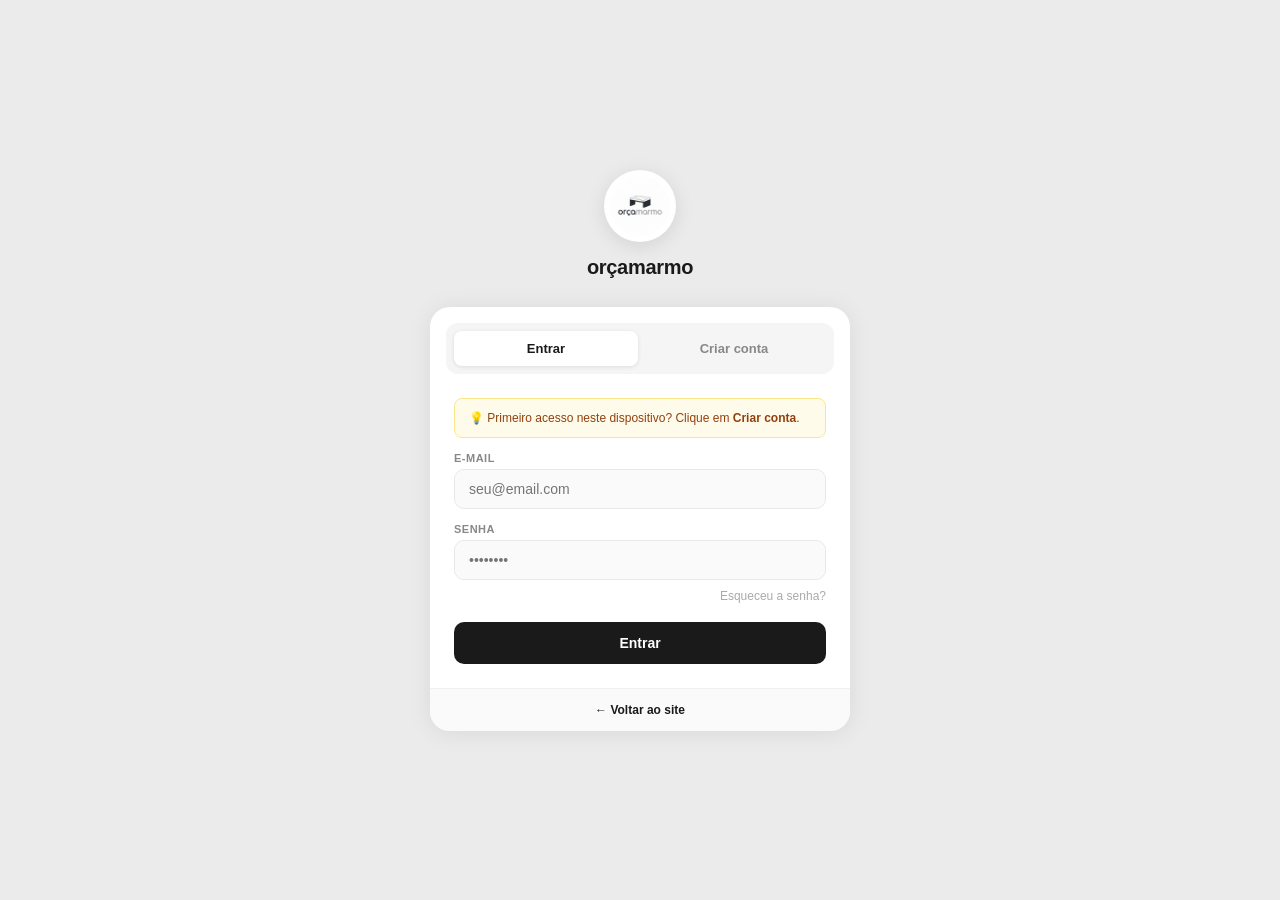
<file: app/catalogo.html>
<!DOCTYPE html>
<html lang="pt-BR">
<head>
<meta charset="UTF-8">
<meta name="viewport" content="width=device-width,initial-scale=1">
<title>Catálogo — OrçaMármore</title>
<link rel="stylesheet" href="css/style.css">
<link rel="stylesheet" href="css/theme-glass.css">
</head>
<body>
<div class="app-layout">
  <div id="sidebar"></div>
  <div class="main">
    <div class="topbar">
      <h2>Catálogo de Itens</h2>
      <div class="user-info" id="user-name"></div>
    </div>
    <div class="content">
      <div style="display:flex;justify-content:space-between;align-items:center;margin-bottom:20px">
        <h3 style="color:#1E3A5F;font-size:16px">Itens do Catálogo</h3>
        <button class="btn-novo" onclick="abrirModal()">+ Novo Item</button>
      </div>

      <div class="card">
        <div class="toolbar">
          <input type="text" id="busca" placeholder="Buscar item..." oninput="renderTabela()">
        </div>
        <div class="table-wrap">
          <table>
            <thead><tr>
              <th>Nome</th><th>Descrição</th><th>Unidade</th><th>Ações</th>
            </tr></thead>
            <tbody id="tbody"></tbody>
          </table>
        </div>
      </div>
    </div>
  </div>
</div>

<!-- Modal -->
<div class="modal-overlay" id="modal">
  <div class="modal">
    <div class="modal-title" id="modal-title">Novo Item</div>
    <div class="form-group" style="margin-bottom:14px">
      <label>Nome do item</label>
      <input type="text" id="m-nome" placeholder="Ex: Bancada, Nicho embutido...">
    </div>
    <div class="form-group" style="margin-bottom:14px">
      <label>Descrição</label>
      <input type="text" id="m-desc" placeholder="Descrição detalhada">
    </div>
    <div class="form-group" style="margin-bottom:14px">
      <label>Unidade</label>
      <select id="m-unidade">
        <option>unidade</option>
        <option>m²</option>
        <option>metro linear</option>
        <option>conjunto</option>
        <option>serviço</option>
      </select>
    </div>
    <div class="modal-footer">
      <button class="btn btn-outline" onclick="fecharModal()">Cancelar</button>
      <button class="btn btn-primary" onclick="salvarItem()">Salvar</button>
    </div>
  </div>
</div>

<script src="js/core.js"></script>
<script>
requireAuth();
applyStoredTheme();
applyCompanyTheme();
seedDemoData();
document.getElementById('sidebar').innerHTML = renderSidebar('catalogo');
renderThemeToggle();
const u = getUsuario();
const emp = getEmpresa();
document.getElementById('user-name').textContent = emp.nome || (u && u.marmoraria) || '';

var editandoId = null;

function renderTabela() {
  var busca = document.getElementById('busca').value.toLowerCase();
  var cat = getCatalogo().filter(function(c) {
    return !busca || (c.nome||'').toLowerCase().includes(busca) || (c.descricao||'').toLowerCase().includes(busca);
  });
  var tbody = document.getElementById('tbody');
  if (!cat.length) {
    tbody.innerHTML = '<tr><td colspan="4" style="text-align:center;padding:32px;color:#aaa">Nenhum item no catálogo.</td></tr>';
    return;
  }
  tbody.innerHTML = cat.map(function(c) {
    return '<tr>' +
      '<td><strong>' + (c.nome||'') + '</strong></td>' +
      '<td style="color:#666">' + (c.descricao||'') + '</td>' +
      '<td><span class="badge badge-aprovado">' + (c.unidade||'') + '</span></td>' +
      '<td><div class="actions">' +
        '<button class="btn btn-sm btn-outline" onclick="editarItem(\'' + c.id + '\')">Editar</button>' +
        '<button class="btn btn-sm btn-danger" onclick="excluirItem(\'' + c.id + '\')">Excluir</button>' +
      '</div></td>' +
    '</tr>';
  }).join('');
}

function abrirModal(id) {
  editandoId = null;
  document.getElementById('modal-title').textContent = 'Novo Item';
  document.getElementById('m-nome').value = '';
  document.getElementById('m-desc').value = '';
  document.getElementById('m-unidade').value = 'unidade';
  if (id) {
    var item = getCatalogo().find(function(c) { return c.id === id; });
    if (item) {
      editandoId = id;
      document.getElementById('modal-title').textContent = 'Editar Item';
      document.getElementById('m-nome').value = item.nome || '';
      document.getElementById('m-desc').value = item.descricao || '';
      document.getElementById('m-unidade').value = item.unidade || 'unidade';
    }
  }
  document.getElementById('modal').classList.add('open');
}

function fecharModal() {
  document.getElementById('modal').classList.remove('open');
}

function editarItem(id) { abrirModal(id); }

function salvarItem() {
  var nome = document.getElementById('m-nome').value.trim();
  var descricao = document.getElementById('m-desc').value.trim();
  var unidade = document.getElementById('m-unidade').value;
  if (!nome) { alert('Informe o nome do item.'); return; }
  var cat = getCatalogo();
  if (editandoId) {
    var idx = cat.findIndex(function(c) { return c.id === editandoId; });
    if (idx >= 0) { cat[idx].nome = nome; cat[idx].descricao = descricao; cat[idx].unidade = unidade; }
  } else {
    cat.push({ id: gerarId(), nome: nome, descricao: descricao, unidade: unidade });
  }
  setCatalogo(cat);
  fecharModal();
  renderTabela();
}

function excluirItem(id) {
  if (!confirm('Excluir este item do catálogo?')) return;
  setCatalogo(getCatalogo().filter(function(c) { return c.id !== id; }));
  renderTabela();
}

// Fechar modal clicando fora
document.getElementById('modal').addEventListener('click', function(e) {
  if (e.target === this) fecharModal();
});

renderTabela();
</script>
</body>
</html>
</file>
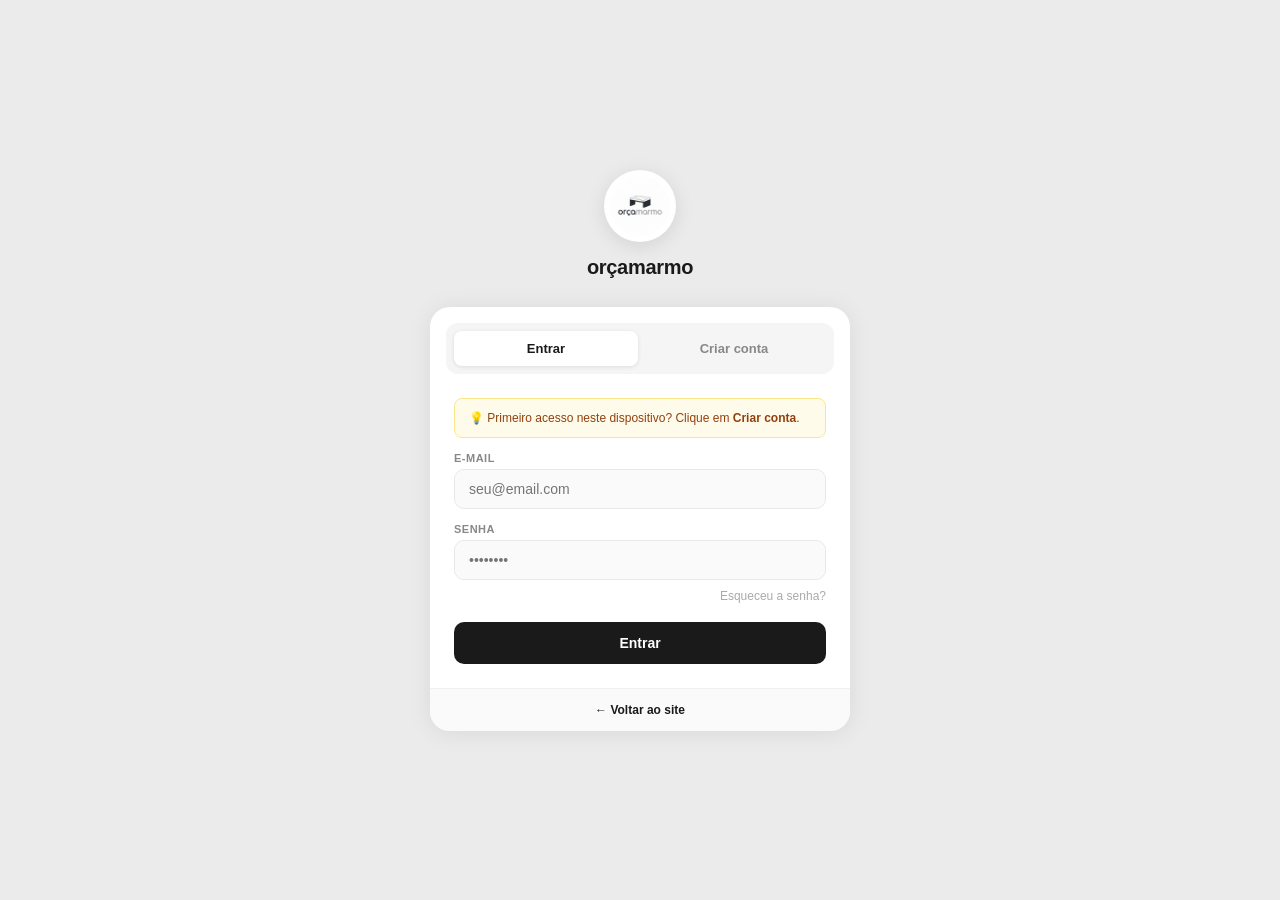
<file: app/colar-orcamento.html>
<!DOCTYPE html>
<html lang="pt-BR">
<head>
<meta charset="UTF-8">
<meta name="viewport" content="width=device-width,initial-scale=1">
<title>Colar Orçamento — OrçaMarmo</title>
<link rel="stylesheet" href="css/style.css">
<link rel="stylesheet" href="css/theme-glass.css">
<style>
.paste-area {
  width: 100%;
  min-height: 320px;
  border: 2px dashed #E0E0E0;
  border-radius: 16px;
  padding: 20px;
  font-size: 14px;
  font-family: 'Courier New', monospace;
  line-height: 1.8;
  resize: vertical;
  outline: none;
  background: #FAFAFA;
  color: #1A1A1A;
  transition: border-color .2s;
}
.paste-area:focus { border-color: #1A1A1A; background: #fff; }
.preview-section { margin-top: 8px; }
.preview-ambiente {
  background: #F5F5F5;
  border-radius: 10px;
  padding: 12px 16px;
  margin-bottom: 10px;
}
.preview-ambiente-nome {
  font-weight: 700;
  font-size: 13px;
  color: #1A1A1A;
  margin-bottom: 8px;
  padding-bottom: 6px;
  border-bottom: 1px solid #E0E0E0;
}
.preview-item {
  font-size: 12px;
  color: #555;
  padding: 3px 0;
  display: flex;
  gap: 8px;
  align-items: flex-start;
}
.preview-item::before { content: '·'; color: #999; flex-shrink: 0; }
.preview-total {
  background: #1A1A1A;
  color: #fff;
  border-radius: 10px;
  padding: 14px 20px;
  display: flex;
  justify-content: space-between;
  align-items: center;
  margin-top: 12px;
  font-weight: 700;
}
.btn-gerar {
  background: #1A1A1A;
  color: #fff;
  border: none;
  border-radius: 10px;
  padding: 14px 32px;
  font-size: 14px;
  font-weight: 700;
  cursor: pointer;
  transition: background .2s;
  display: flex;
  align-items: center;
  gap: 8px;
}
.btn-gerar:hover { background: #333; }
.btn-limpar {
  background: #fff;
  color: #666;
  border: 1px solid #E8E8E8;
  border-radius: 10px;
  padding: 14px 24px;
  font-size: 14px;
  cursor: pointer;
  transition: all .2s;
}
.btn-limpar:hover { background: #F5F5F5; }
.hint {
  font-size: 12px;
  color: #aaa;
  margin-top: 8px;
  line-height: 1.6;
}
.field-row { display: flex; gap: 12px; margin-bottom: 16px; flex-wrap: wrap; }
.field { display: flex; flex-direction: column; flex: 1; min-width: 140px; }
.field label { font-size: 11px; font-weight: 600; color: #888; text-transform: uppercase; letter-spacing: .5px; margin-bottom: 5px; }
.field input { border: 1px solid #E8E8E8; border-radius: 8px; padding: 9px 12px; font-size: 13px; outline: none; background: #FAFAFA; }
.field input:focus { border-color: #1A1A1A; background: #fff; }
</style>
</head>
<body>
<div class="app-layout">
  <div id="sidebar"></div>
  <div class="main">
    <div class="topbar">
      <h2>Colar Orçamento</h2>
      <div class="user-info" id="user-name"></div>
    </div>
    <div class="content">

      <div class="card">
        <div class="card-title">Cole o texto do orçamento</div>
        <p style="font-size:13px;color:#888;margin-bottom:16px">Cole qualquer formato de orçamento — o sistema identifica automaticamente o cliente, ambientes, itens e valor.</p>

        <div class="field-row">
          <div class="field" style="max-width:200px">
            <label>Cliente (opcional)</label>
            <input type="text" id="campo-cliente" placeholder="Ex: Bruna">
          </div>
          <div class="field" style="max-width:160px">
            <label>Data</label>
            <input type="text" id="campo-data" placeholder="01/06/2026">
          </div>
          <div class="field" style="max-width:180px">
            <label>Valor Total (R$)</label>
            <input type="text" id="campo-valor" placeholder="57.990,00">
          </div>
          <div class="field" style="max-width:160px">
            <label>Validade</label>
            <input type="text" id="campo-validade" value="15 dias">
          </div>
        </div>

        <textarea class="paste-area" id="texto-orcamento" placeholder="Cole o orçamento aqui...

Exemplo:
Hall social
Bancada 1.50x50
Testeira de 15cm
Travertino

Jantar
Bancada 3.00x60
Testeira de 30cm
Travertino

Valor total: R$ 57.990,00" oninput="parsearLive()"></textarea>
        <div class="hint">
          ✦ Cada linha em branco separa um ambiente &nbsp;·&nbsp; Primeira linha do bloco = nome do ambiente &nbsp;·&nbsp; Resto = itens
        </div>
      </div>

      <!-- Preview -->
      <div class="card" id="preview-card" style="display:none">
        <div class="card-title">Preview do orçamento</div>
        <div id="preview-content"></div>
      </div>

      <div style="display:flex;gap:12px;flex-wrap:wrap">
        <button class="btn-gerar" id="btn-gerar" onclick="gerarDoColar()" style="display:none">
          <svg width="16" height="16" viewBox="0 0 24 24" fill="none" stroke="currentColor" stroke-width="2" stroke-linecap="round" stroke-linejoin="round"><path d="M14 2H6a2 2 0 0 0-2 2v16a2 2 0 0 0 2 2h12a2 2 0 0 0 2-2V8z"/><polyline points="14 2 14 8 20 8"/></svg>
          Gerar PDF
        </button>
        <button class="btn-gerar" id="btn-salvar" onclick="salvarDoColar()" style="display:none;background:#2a2a2a">
          <svg width="16" height="16" viewBox="0 0 24 24" fill="none" stroke="currentColor" stroke-width="2" stroke-linecap="round" stroke-linejoin="round"><path d="M19 21H5a2 2 0 0 1-2-2V5a2 2 0 0 1 2-2h11l5 5v11a2 2 0 0 1-2 2z"/><polyline points="17 21 17 13 7 13 7 21"/></svg>
          Salvar no histórico
        </button>
        <button class="btn-limpar" onclick="limpar()">Limpar</button>
      </div>

    </div>
  </div>
</div>

<script src="js/core.js"></script>
<script src="js/pdf.js"></script>
<script>
requireAuth();
applyStoredTheme();
applyCompanyTheme();
document.getElementById('sidebar').innerHTML = renderSidebar('colar');
renderThemeToggle();
var u = getUsuario();
var emp = getEmpresa();
document.getElementById('user-name').textContent = emp.nome || (u && u.marmoraria) || '';
document.getElementById('campo-data').value = hoje();

var _orcamentoAtual = null;

function parsearTexto(texto) {
  var linhas = texto.split('\n').map(function(l){ return l.trim(); });
  var cliente = document.getElementById('campo-cliente').value.trim();
  var valorCampo = parseBRL(document.getElementById('campo-valor').value);
  var validade = document.getElementById('campo-validade').value || '15 dias';
  var data = document.getElementById('campo-data').value || hoje();

  // Extrair cliente do texto se não preenchido
  linhas.forEach(function(l) {
    if (!cliente && /^cliente\s*:/i.test(l)) {
      cliente = l.replace(/^cliente\s*:/i,'').trim();
      document.getElementById('campo-cliente').value = cliente;
    }
  });

  // Extrair valor do texto
  var valorTexto = 0;
  linhas.forEach(function(l, idx) {
    if (/valor\s*total/i.test(l)) {
      var m = l.match(/R\$\s*([\d.,]+)/);
      if (m) { valorTexto = parseBRL(m[1]); }
      else if (idx+1 < linhas.length) {
        var m2 = linhas[idx+1].match(/R\$\s*([\d.,]+)/);
        if (m2) { valorTexto = parseBRL(m2[1]); }
      }
    }
    var m3 = l.match(/^R\$\s*([\d.,]+)/);
    if (m3) valorTexto = parseBRL(m3[1]);
  });

  var valor = valorCampo || valorTexto;
  if (valor && !valorCampo) {
    document.getElementById('campo-valor').value = formatBRL(valor);
  }

  // Agrupar por blocos separados por linha vazia
  var blocos = [];
  var blocoAtual = [];
  linhas.forEach(function(l) {
    if (!l) {
      if (blocoAtual.length) { blocos.push(blocoAtual); blocoAtual = []; }
    } else {
      // Ignorar linhas de cabeçalho
      if (/^(cliente|orçamento|valor\s*total|r\$\s*[\d])/i.test(l)) return;
      blocoAtual.push(l);
    }
  });
  if (blocoAtual.length) blocos.push(blocoAtual);

  // Cada bloco → ambiente
  var ambientes = [];
  blocos.forEach(function(bloco) {
    if (!bloco.length) return;
    var nome = bloco[0];
    var itens = bloco.slice(1).map(function(l) {
      return { desc: l, dim: '', qtd: '', obs: '' };
    });
    if (itens.length || nome) {
      ambientes.push({ nome: nome, itens: itens });
    }
  });

  return {
    id: gerarId(),
    numero: proximoNumero(),
    cliente: cliente || 'Cliente',
    data: data,
    validade: validade,
    status: 'Em aberto',
    material: '',
    valor: valor,
    valor_pago: 0,
    forma_pagamento: '',
    data_pagamento: '',
    ambientes: ambientes
  };
}

function parsearLive() {
  var texto = document.getElementById('texto-orcamento').value;
  if (!texto.trim()) {
    document.getElementById('preview-card').style.display = 'none';
    document.getElementById('btn-gerar').style.display = 'none';
    document.getElementById('btn-salvar').style.display = 'none';
    _orcamentoAtual = null;
    return;
  }

  _orcamentoAtual = parsearTexto(texto);
  renderPreview(_orcamentoAtual);
  document.getElementById('preview-card').style.display = 'block';
  document.getElementById('btn-gerar').style.display = 'flex';
  document.getElementById('btn-salvar').style.display = 'flex';
}

function renderPreview(orc) {
  var html = '<div style="margin-bottom:12px"><strong style="font-size:13px">Cliente:</strong> ' + orc.cliente + ' &nbsp;·&nbsp; <strong>Data:</strong> ' + orc.data + ' &nbsp;·&nbsp; <strong>Validade:</strong> ' + orc.validade + '</div>';

  orc.ambientes.forEach(function(amb) {
    html += '<div class="preview-ambiente">';
    html += '<div class="preview-ambiente-nome">' + amb.nome + '</div>';
    amb.itens.forEach(function(item) {
      html += '<div class="preview-item">' + item.desc + '</div>';
    });
    html += '</div>';
  });

  if (orc.valor) {
    html += '<div class="preview-total"><span>VALOR TOTAL</span><span>R$ ' + formatBRL(orc.valor) + '</span></div>';
  }

  document.getElementById('preview-content').innerHTML = html;
}

function gerarDoColar() {
  if (!_orcamentoAtual) return;
  // Atualizar com campos manuais antes de gerar
  _orcamentoAtual = parsearTexto(document.getElementById('texto-orcamento').value);
  gerarPDF(_orcamentoAtual);
}

function salvarDoColar() {
  if (!_orcamentoAtual) return;
  _orcamentoAtual = parsearTexto(document.getElementById('texto-orcamento').value);
  saveOrcamento(_orcamentoAtual);
  alert('✅ Orçamento salvo no histórico!');
  window.location.href = 'orcamentos.html';
}

function limpar() {
  document.getElementById('texto-orcamento').value = '';
  document.getElementById('campo-cliente').value = '';
  document.getElementById('campo-valor').value = '';
  document.getElementById('preview-card').style.display = 'none';
  document.getElementById('btn-gerar').style.display = 'none';
  document.getElementById('btn-salvar').style.display = 'none';
  _orcamentoAtual = null;
}

// Atualizar preview ao mudar campos manuais
['campo-cliente','campo-valor','campo-data','campo-validade'].forEach(function(id) {
  document.getElementById(id).addEventListener('input', parsearLive);
});
</script>
</body>
</html>
</file>
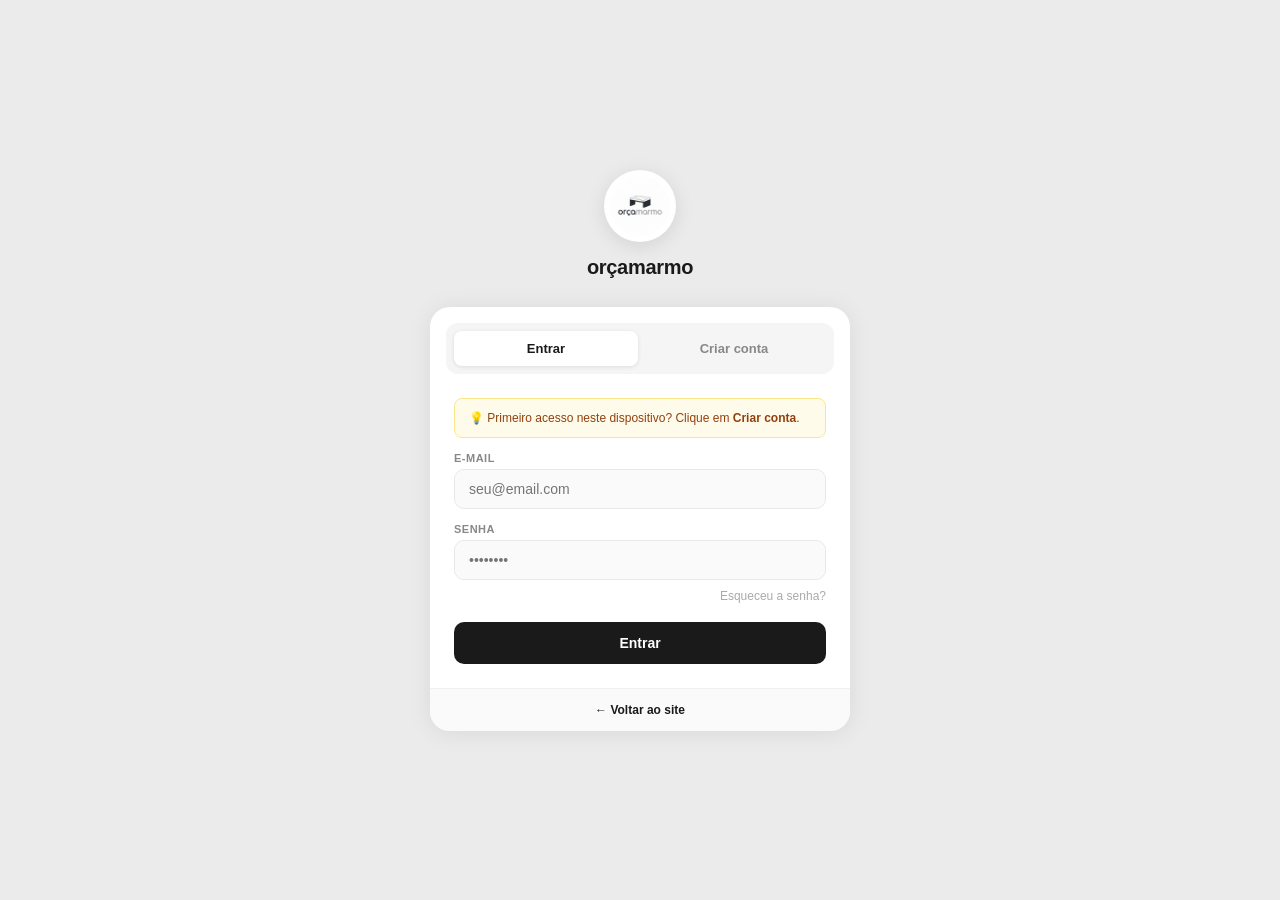
<file: app/configuracoes.html>
<!DOCTYPE html>
<html lang="pt-BR">
<head>
<meta charset="UTF-8">
<meta name="viewport" content="width=device-width,initial-scale=1">
<title>Configurações — OrçaMármore</title>
<link rel="stylesheet" href="css/style.css">
<link rel="stylesheet" href="css/theme-glass.css">
</head>
<body>
<div class="app-layout">
  <div id="sidebar"></div>
  <div class="main">
    <div class="topbar">
      <h2>Configurações</h2>
      <div class="user-info" id="user-name"></div>
    </div>
    <div class="content">

      <!-- Dados da empresa -->
      <div class="card">
        <div class="card-title">Dados da Empresa</div>
        <div class="form-row">
          <div class="form-group">
            <label>Nome da Marmoraria</label>
            <input type="text" id="conf-nome" placeholder="Ex: Mármore Premium">
          </div>
          <div class="form-group">
            <label>CNPJ</label>
            <input type="text" id="conf-cnpj" placeholder="00.000.000/0001-00">
          </div>
        </div>
        <div class="form-row">
          <div class="form-group">
            <label>Telefone</label>
            <input type="tel" id="conf-telefone" placeholder="(11) 3333-3333">
          </div>
          <div class="form-group">
            <label>WhatsApp</label>
            <input type="tel" id="conf-whatsapp" placeholder="(11) 99999-9999">
          </div>
          <div class="form-group">
            <label>Instagram</label>
            <input type="text" id="conf-instagram" placeholder="@marmorariaprogramar">
          </div>
        </div>
        <div class="form-row">
          <div class="form-group">
            <label>E-mail</label>
            <input type="email" id="conf-email" placeholder="contato@marmoraria.com">
          </div>
          <div class="form-group" style="flex:2">
            <label>Endereço</label>
            <input type="text" id="conf-endereco" placeholder="Rua, número, bairro, cidade — SP">
          </div>
        </div>
      </div>

      <!-- Logo -->
      <div class="card">
        <div class="card-title">Logo da Empresa</div>
        <div class="logo-upload" onclick="document.getElementById('logo-input').click()">
          <img id="logo-preview" class="logo-preview" src="" style="display:none">
          <div id="logo-placeholder">
            <div style="font-size:32px;margin-bottom:8px">🖼️</div>
            <div style="font-size:13px;color:#666">Clique para fazer upload da logo</div>
            <div style="font-size:11px;color:#aaa;margin-top:4px">PNG, JPG — até 2 MB</div>
          </div>
        </div>
        <input type="file" id="logo-input" accept="image/*" style="display:none" onchange="carregarLogo(this)">
        <div style="margin-top:10px">
          <button class="btn btn-sm btn-outline" onclick="document.getElementById('logo-input').click()">Alterar logo</button>
          <button class="btn btn-sm" style="background:#fff;border:1px solid #ddd;margin-left:8px" onclick="removerLogo()">Remover</button>
        </div>
      </div>

      <!-- PDF -->
      <div class="card">
        <div class="card-title">Configurações do PDF</div>
        <div class="form-row">
          <div class="form-group" style="max-width:320px">
            <label>Cor dos PDFs e do sistema</label>
            <select id="conf-cor">
              <option value="#1E3A5F">Verde Marmoraria (padrão)</option>
              <option value="#1A237E">Azul Profissional</option>
              <option value="#212121">Preto Elegante</option>
              <option value="#B71C1C">Vermelho Premium</option>
              <option value="#4A148C">Roxo Sofisticado</option>
            </select>
            <div id="aviso-cor" style="display:none;margin-top:8px;font-size:12px;color:#2a4a7f;font-weight:700;background:#EEF2FF;padding:6px 10px;border-radius:6px"></div>
            <div style="font-size:11px;color:#aaa;margin-top:6px">💡 Faça upload do logo para extrair a cor automaticamente</div>
          </div>
        </div>
        <div class="form-group">
          <label>Observações padrão (aparece em todos os PDFs)</label>
          <textarea id="conf-obs" rows="5" style="border:1.5px solid #ddd;border-radius:7px;padding:10px 12px;font-size:13px;outline:none;font-family:Arial;resize:vertical;width:100%" placeholder="Ex: 1. Prazo de execução...&#10;2. Garantia..."></textarea>
        </div>
      </div>

      <!-- WhatsApp -->
      <div class="card">
        <div class="card-title">Mensagem WhatsApp</div>
        <div class="form-group">
          <label>Mensagem padrão ao enviar orçamento</label>
          <textarea id="conf-whats-msg" rows="4" style="border:1.5px solid #ddd;border-radius:7px;padding:10px 12px;font-size:13px;outline:none;font-family:Arial;resize:vertical;width:100%" placeholder="Ex: Olá! Segue seu orçamento..."></textarea>
        </div>
        <div style="font-size:11px;color:#888;margin-top:4px">Se vazio, uma mensagem padrão será usada automaticamente.</div>
      </div>

      <div style="display:flex;gap:12px">
        <button class="btn btn-primary" onclick="salvarConfig()"><svg xmlns="http://www.w3.org/2000/svg" width="14" height="14" viewBox="0 0 24 24" fill="none" stroke="currentColor" stroke-width="2" stroke-linecap="round" stroke-linejoin="round"><path d="M19 21H5a2 2 0 0 1-2-2V5a2 2 0 0 1 2-2h11l5 5v11a2 2 0 0 1-2 2z"/><polyline points="17 21 17 13 7 13 7 21"/><polyline points="7 3 7 8 15 8"/></svg> Salvar Configurações</button>
      </div>
      <div id="msg-save" style="display:none;background:#EEF2FF;color:#2a4a7f;border-radius:6px;padding:10px 14px;font-size:13px;margin-top:14px;font-weight:700">
        Configurações salvas com sucesso!
      </div>

    </div>
  </div>
</div>

<script src="js/core.js"></script>
<script>
requireAuth();
applyStoredTheme();
applyCompanyTheme();
document.getElementById('sidebar').innerHTML = renderSidebar('config');
renderThemeToggle();
const u = getUsuario();
const emp = getEmpresa();
document.getElementById('user-name').textContent = emp.nome || (u && u.marmoraria) || '';

// Carregar dados
document.getElementById('conf-nome').value = emp.nome || '';
document.getElementById('conf-cnpj').value = emp.cnpj || '';
document.getElementById('conf-telefone').value = emp.telefone || '';
document.getElementById('conf-whatsapp').value = emp.whatsapp || '';
document.getElementById('conf-instagram').value = emp.instagram || '';
document.getElementById('conf-email').value = emp.email || '';
document.getElementById('conf-endereco').value = emp.endereco || '';
document.getElementById('conf-obs').value = emp.observacoes || '';
document.getElementById('conf-whats-msg').value = emp.msgWhatsApp || '';
if (emp.corPDF) document.getElementById('conf-cor').value = emp.corPDF;

if (emp.logo) {
  document.getElementById('logo-preview').src = emp.logo;
  document.getElementById('logo-preview').style.display = 'block';
  document.getElementById('logo-placeholder').style.display = 'none';
}

function carregarLogo(input) {
  var file = input.files[0];
  if (!file) return;
  if (file.size > 2*1024*1024) { alert('Arquivo muito grande. Use imagens até 2 MB.'); return; }
  var reader = new FileReader();
  reader.onload = function(e) {
    var src = e.target.result;
    document.getElementById('logo-preview').src = src;
    document.getElementById('logo-preview').style.display = 'block';
    document.getElementById('logo-placeholder').style.display = 'none';

    // Extrai cor dominante e aplica automaticamente
    extractDominantColor(src, function(cor) {
      document.getElementById('conf-cor').value = cor;
      // Adiciona opção personalizada se não existir
      var sel = document.getElementById('conf-cor');
      var exists = Array.from(sel.options).some(function(o){ return o.value === cor; });
      if (!exists) {
        var opt = document.createElement('option');
        opt.value = cor; opt.textContent = '🎨 Cor extraída do logo (' + cor + ')';
        sel.insertBefore(opt, sel.firstChild);
      }
      sel.value = cor;
      // Preview imediato da cor na sidebar
      var emp = getEmpresa();
      emp.corPDF = cor;
      setEmpresa(emp);
      applyCompanyTheme();

      // Mostra aviso
      var av = document.getElementById('aviso-cor');
      if (av) { av.style.display = 'block'; av.textContent = '✅ Cor extraída do logo: ' + cor; }
    });
  };
  reader.readAsDataURL(file);
}

function removerLogo() {
  document.getElementById('logo-preview').src = '';
  document.getElementById('logo-preview').style.display = 'none';
  document.getElementById('logo-placeholder').style.display = 'block';
  document.getElementById('logo-input').value = '';
}

function salvarConfig() {
  var logoSrc = document.getElementById('logo-preview').src;
  var logo = (logoSrc && !logoSrc.endsWith(location.href)) ? logoSrc : (getEmpresa().logo || '');
  if (logo && logo.startsWith('http') && !logo.startsWith('data:')) logo = getEmpresa().logo || '';

  setEmpresa({
    nome:        document.getElementById('conf-nome').value.trim(),
    cnpj:        document.getElementById('conf-cnpj').value.trim(),
    telefone:    document.getElementById('conf-telefone').value.trim(),
    whatsapp:    document.getElementById('conf-whatsapp').value.trim(),
    instagram:   document.getElementById('conf-instagram').value.trim(),
    email:       document.getElementById('conf-email').value.trim(),
    endereco:    document.getElementById('conf-endereco').value.trim(),
    observacoes: document.getElementById('conf-obs').value,
    msgWhatsApp: document.getElementById('conf-whats-msg').value,
    corPDF:      document.getElementById('conf-cor').value,
    logo:        document.getElementById('logo-preview').style.display !== 'none'
                   ? document.getElementById('logo-preview').src
                   : ''
  });

  applyCompanyTheme();
  var msg = document.getElementById('msg-save');
  msg.style.display = 'block';
  setTimeout(function() { msg.style.display = 'none'; }, 2500);
}
</script>
</body>
</html>
</file>
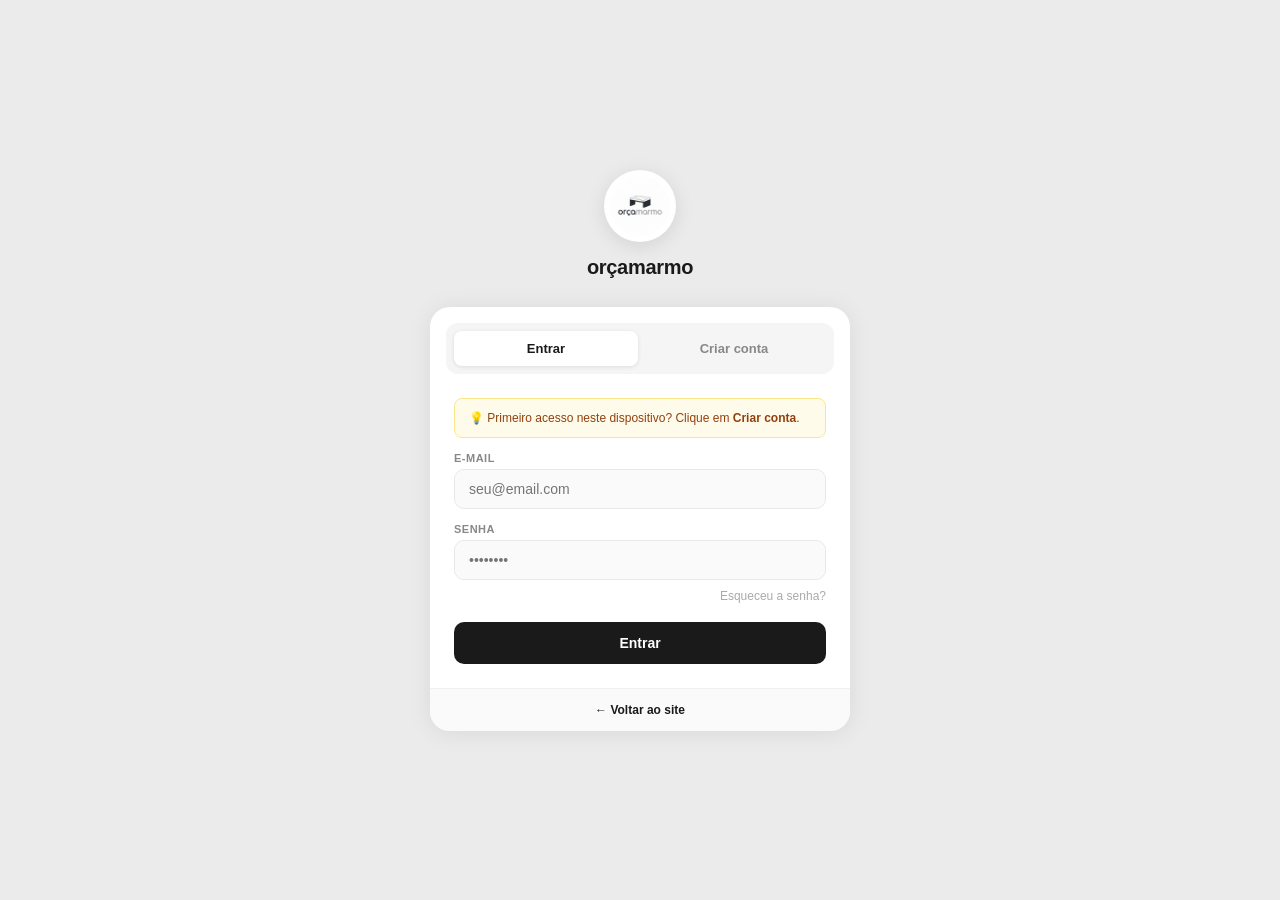
<file: app/dashboard.html>
<!DOCTYPE html>
<html lang="pt-BR">
<head>
<meta charset="UTF-8">
<meta name="viewport" content="width=device-width,initial-scale=1">
<title>Dashboard — OrçaMármore</title>
<link rel="stylesheet" href="css/style.css">
<link rel="stylesheet" href="css/theme-glass.css">
<style>
.stats-row { display:flex; gap:14px; flex-wrap:wrap; margin-bottom:16px; }
.stat-card-fin {
  flex:1; min-width:160px; background:#fff; border-radius:12px;
  padding:18px 20px; box-shadow:0 1px 4px rgba(0,0,0,.08);
  border-top:3px solid #1E3A5F;
}
.stat-card-fin .stat-label { font-size:11px; color:#666; font-weight:600; text-transform:uppercase; letter-spacing:.5px; margin-bottom:6px; }
.stat-card-fin .stat-value { font-size:22px; font-weight:800; color:#1E3A5F; }
.stat-card-fin.green { border-top-color:#16a34a; }
.stat-card-fin.green .stat-value { color:#16a34a; }
.stat-card-fin.orange { border-top-color:#d97706; }
.stat-card-fin.orange .stat-value { color:#d97706; }
.stat-card-fin.gray { border-top-color:#6b7280; }
.stat-card-fin.gray .stat-value { color:#6b7280; }
.pgto-cards { display:flex; gap:10px; flex-wrap:wrap; margin-bottom:20px; }
.pgto-card {
  flex:1; min-width:110px; background:#EEF2FF; border-radius:10px;
  padding:12px 14px; text-align:center;
}
.pgto-card .pgto-icon { font-size:18px; margin-bottom:4px; }
.pgto-card .pgto-label { font-size:11px; color:#555; font-weight:600; }
.pgto-card .pgto-val { font-size:14px; font-weight:800; color:#1E3A5F; margin-top:2px; }
.badge-pago { background:#dcfce7; color:#166534; padding:3px 8px; border-radius:20px; font-size:11px; font-weight:700; }
.badge-parcial { background:#fef9c3; color:#854d0e; padding:3px 8px; border-radius:20px; font-size:11px; font-weight:700; }
.badge-pendente { background:#fee2e2; color:#991b1b; padding:3px 8px; border-radius:20px; font-size:11px; font-weight:700; }
</style>
</head>
<body>
<div class="app-layout">
  <div id="sidebar"></div>
  <div class="main">
    <div class="topbar">
      <h2>Dashboard</h2>
      <div class="user-info" id="user-name"></div>
    </div>
    <div class="content">

      <div style="display:flex;justify-content:space-between;align-items:center;margin-bottom:20px">
        <h3 style="color:#1E3A5F;font-size:16px">Visão Geral — <span id="mes-label"></span></h3>
        <button class="btn-novo" onclick="location.href='novo-orcamento.html'">+ Novo Orçamento</button>
      </div>

      <!-- Stats row 1: métricas principais -->
      <div class="stats-row" id="stats-main"></div>

      <!-- Stats row 2: breakdown por forma de pagamento -->
      <div class="pgto-cards" id="stats-pgto"></div>

      <!-- Tabela financeira rápida -->
      <div class="card">
        <div class="card-title" style="display:flex;justify-content:space-between;align-items:center">
          Financeiro — Últimos Orçamentos
          <a href="financeiro.html" style="font-size:12px;color:#1E3A5F;font-weight:600">Ver todos →</a>
        </div>
        <div class="table-wrap">
          <table>
            <thead><tr>
              <th>N°</th><th>Cliente</th><th>Valor Total</th><th>Valor Pago</th><th>Restante</th><th>Forma Pgto</th><th>Status Pgto</th><th>Ações</th>
            </tr></thead>
            <tbody id="tbody"></tbody>
          </table>
        </div>
      </div>

    </div>
  </div>
</div>
<script src="js/core.js"></script>
<script src="js/pdf.js"></script>
<script>
requireAuth();
applyStoredTheme();
applyCompanyTheme();
seedDemoData();
document.getElementById('sidebar').innerHTML = renderSidebar('dashboard');
renderThemeToggle();
var u = getUsuario();
var emp = getEmpresa();
document.getElementById('user-name').textContent = emp.nome || (u && u.marmoraria) || (u && u.nome) || '';

var orcs = getOrcamentos();
var now = new Date();
var mes = now.getMonth();
var ano = now.getFullYear();
var nomeMeses = ['Janeiro','Fevereiro','Março','Abril','Maio','Junho','Julho','Agosto','Setembro','Outubro','Novembro','Dezembro'];
document.getElementById('mes-label').textContent = nomeMeses[mes] + ' ' + ano;

var doMes = orcs.filter(function(o) {
  var p = (o.data || '').split('/');
  if (p.length < 3) return false;
  return parseInt(p[1])-1 === mes && parseInt(p[2]) === ano;
});

var totalOrcado = doMes.reduce(function(s,o){ return s + (Number(o.valor)||0); }, 0);
var totalRecebido = doMes.reduce(function(s,o){ return s + (Number(o.valor_pago)||0); }, 0);
var totalPendente = doMes.reduce(function(s,o){
  var vp = Number(o.valor_pago)||0;
  var vt = Number(o.valor)||0;
  return s + (vp < vt ? vt - vp : 0);
}, 0);

document.getElementById('stats-main').innerHTML =
  '<div class="stat-card-fin"><div class="stat-label">Total Orçado (mês)</div><div class="stat-value">R$ ' + formatBRL(totalOrcado) + '</div></div>' +
  '<div class="stat-card-fin green"><div class="stat-label">Total Recebido (mês)</div><div class="stat-value">R$ ' + formatBRL(totalRecebido) + '</div></div>' +
  '<div class="stat-card-fin orange"><div class="stat-label">A Receber</div><div class="stat-value">R$ ' + formatBRL(totalPendente) + '</div></div>' +
  '<div class="stat-card-fin gray"><div class="stat-label">Orçamentos do mês</div><div class="stat-value">' + doMes.length + '</div></div>';

function somaForma(forma) {
  return doMes.filter(function(o){ return (o.forma_pagamento||'') === forma; })
    .reduce(function(s,o){ return s + (Number(o.valor_pago)||0); }, 0);
}
var totalPix = somaForma('Pix');
var totalCredito = somaForma('Crédito');
var totalDebito = somaForma('Débito');
var totalDinheiro = somaForma('Dinheiro');
var totalOutros = doMes
  .filter(function(o){ return o.forma_pagamento === 'Transferência' || o.forma_pagamento === 'Parcelado'; })
  .reduce(function(s,o){ return s + (Number(o.valor_pago)||0); }, 0);

document.getElementById('stats-pgto').innerHTML =
  '<div class="pgto-card"><div class="pgto-icon"><svg xmlns="http://www.w3.org/2000/svg" width="20" height="20" viewBox="0 0 24 24" fill="none" stroke="currentColor" stroke-width="2" stroke-linecap="round" stroke-linejoin="round"><polygon points="13 2 3 14 12 14 11 22 21 10 12 10 13 2"/></svg></div><div class="pgto-label">Pix</div><div class="pgto-val">R$ ' + formatBRL(totalPix) + '</div></div>' +
  '<div class="pgto-card"><div class="pgto-icon"><svg xmlns="http://www.w3.org/2000/svg" width="20" height="20" viewBox="0 0 24 24" fill="none" stroke="currentColor" stroke-width="2" stroke-linecap="round" stroke-linejoin="round"><rect x="1" y="4" width="22" height="16" rx="2" ry="2"/><line x1="1" y1="10" x2="23" y2="10"/></svg></div><div class="pgto-label">Crédito</div><div class="pgto-val">R$ ' + formatBRL(totalCredito) + '</div></div>' +
  '<div class="pgto-card"><div class="pgto-icon"><svg xmlns="http://www.w3.org/2000/svg" width="20" height="20" viewBox="0 0 24 24" fill="none" stroke="currentColor" stroke-width="2" stroke-linecap="round" stroke-linejoin="round"><rect x="1" y="4" width="22" height="16" rx="2" ry="2"/><line x1="1" y1="10" x2="23" y2="10"/><line x1="6" y1="16" x2="10" y2="16"/></svg></div><div class="pgto-label">Débito</div><div class="pgto-val">R$ ' + formatBRL(totalDebito) + '</div></div>' +
  '<div class="pgto-card"><div class="pgto-icon"><svg xmlns="http://www.w3.org/2000/svg" width="20" height="20" viewBox="0 0 24 24" fill="none" stroke="currentColor" stroke-width="2" stroke-linecap="round" stroke-linejoin="round"><rect x="1" y="4" width="22" height="16" rx="2"/><circle cx="12" cy="12" r="3"/><path d="M1 9h2M1 15h2M21 9h2M21 15h2"/></svg></div><div class="pgto-label">Dinheiro</div><div class="pgto-val">R$ ' + formatBRL(totalDinheiro) + '</div></div>' +
  '<div class="pgto-card"><div class="pgto-icon"><svg xmlns="http://www.w3.org/2000/svg" width="20" height="20" viewBox="0 0 24 24" fill="none" stroke="currentColor" stroke-width="2" stroke-linecap="round" stroke-linejoin="round"><polyline points="17 1 21 5 17 9"/><path d="M3 11V9a4 4 0 0 1 4-4h14"/><polyline points="7 23 3 19 7 15"/><path d="M21 13v2a4 4 0 0 1-4 4H3"/></svg></div><div class="pgto-label">Outros</div><div class="pgto-val">R$ ' + formatBRL(totalOutros) + '</div></div>';

function statusPgtoBadge(orc) {
  var vp = Number(orc.valor_pago) || 0;
  var vt = Number(orc.valor) || 0;
  if (vp >= vt && vt > 0) return '<span class="badge-pago">Pago</span>';
  if (vp > 0 && vp < vt) return '<span class="badge-parcial">Parcial</span>';
  return '<span class="badge-pendente">Pendente</span>';
}

var ultimos = orcs.slice(0, 8);
document.getElementById('tbody').innerHTML = ultimos.length
  ? ultimos.map(function(o) {
      var vt = Number(o.valor) || 0;
      var vp = Number(o.valor_pago) || 0;
      var rest = vt - vp > 0 ? vt - vp : 0;
      return '<tr>' +
        '<td>' + (o.numero||'') + '</td>' +
        '<td><strong>' + (o.cliente||'') + '</strong></td>' +
        '<td>R$ ' + formatBRL(vt) + '</td>' +
        '<td>R$ ' + formatBRL(vp) + '</td>' +
        '<td>R$ ' + formatBRL(rest) + '</td>' +
        '<td>' + (o.forma_pagamento || '—') + '</td>' +
        '<td>' + statusPgtoBadge(o) + '</td>' +
        '<td><div class="actions">' +
          '<button class="btn btn-sm btn-outline" onclick="location.href=\'novo-orcamento.html?id=' + o.id + '\'">Editar</button>' +
          '<button class="btn btn-sm btn-primary" onclick="verPDF(\'' + o.id + '\')">PDF</button>' +
        '</div></td>' +
      '</tr>';
    }).join('')
  : '<tr><td colspan="8" style="text-align:center;padding:32px;color:#aaa">Nenhum orçamento ainda. Crie o primeiro!</td></tr>';

function verPDF(id) {
  var orc = getOrcamentos().find(function(o){ return o.id === id; });
  if (orc) gerarPDF(orc);
}
</script>
</body>
</html>
</file>
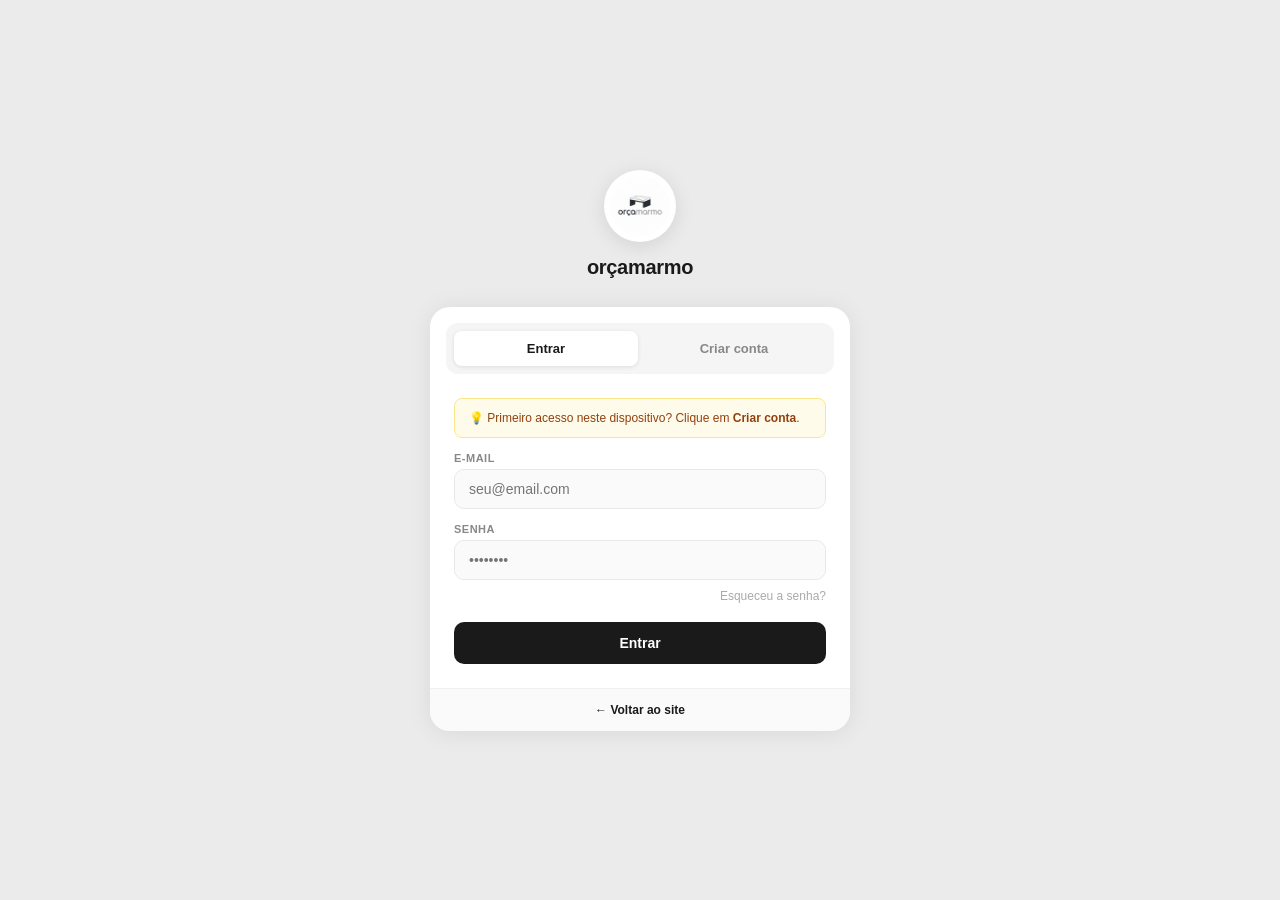
<file: app/financeiro.html>
<!DOCTYPE html>
<html lang="pt-BR">
<head>
<meta charset="UTF-8">
<meta name="viewport" content="width=device-width,initial-scale=1">
<title>Financeiro — OrçaMármore</title>
<link rel="stylesheet" href="css/style.css">
<link rel="stylesheet" href="css/theme-glass.css">
<style>
/* ── Layout geral ── */
.fin-section-title {
  font-size:15px; font-weight:800; color:#1E3A5F;
  margin:28px 0 14px; display:flex; align-items:center; gap:8px;
}
.fin-section-title::after {
  content:''; flex:1; height:1px; background:#e5e7eb;
}

/* ── Seção A: Panorama ── */
.panorama-grid {
  display:grid; grid-template-columns:repeat(4,1fr); gap:12px; margin-bottom:8px;
}
@media(max-width:900px){ .panorama-grid{ grid-template-columns:repeat(2,1fr); } }
.mes-card {
  background:#fff; border-radius:12px; padding:14px 16px;
  box-shadow:0 1px 4px rgba(0,0,0,.07); border-left:3px solid #1E3A5F;
  cursor:pointer; transition:box-shadow .15s;
}
.mes-card:hover { box-shadow:0 3px 12px rgba(30,58,95,.13); }
.mes-card.mes-ativo { border-left-color:#1E3A5F; box-shadow:0 0 0 2px #1E3A5F; }
.mes-card .mc-nome { font-size:12px; font-weight:700; color:#1E3A5F; text-transform:uppercase; letter-spacing:.5px; margin-bottom:8px; }
.mes-card .mc-row { display:flex; justify-content:space-between; font-size:11px; color:#666; margin-bottom:3px; }
.mes-card .mc-row span:last-child { font-weight:700; color:#333; }
.mes-card .mc-saldo { font-size:13px; font-weight:800; margin-top:6px; }
.mc-saldo.positivo { color:#166534; }
.mc-saldo.negativo { color:#991B1B; }
.mc-saldo.neutro { color:#6B7280; }

/* ── Seção B: Mês selecionado ── */
.filtro-mes-bar {
  display:flex; gap:12px; flex-wrap:wrap; align-items:flex-end; margin-bottom:20px;
  background:#fff; border-radius:12px; padding:16px 20px;
  box-shadow:0 1px 4px rgba(0,0,0,.07);
}
.filtro-mes-bar label { font-size:11px; font-weight:700; color:#555; text-transform:uppercase; letter-spacing:.5px; display:block; margin-bottom:4px; }
.filtro-mes-bar select, .filtro-mes-bar input {
  padding:8px 12px; border:1.5px solid #dde1ea; border-radius:8px;
  font-size:13px; background:#fff; outline:none;
}
.filtro-mes-bar select:focus, .filtro-mes-bar input:focus { border-color:#1E3A5F; }

.secao-b-paineis { display:grid; grid-template-columns:1fr 320px; gap:16px; margin-bottom:8px; }
@media(max-width:900px){ .secao-b-paineis{ grid-template-columns:1fr; } }

/* Painel entradas */
.painel-entradas { background:#fff; border-radius:12px; padding:20px; box-shadow:0 1px 4px rgba(0,0,0,.07); }
.painel-entradas h4 { font-size:13px; font-weight:800; color:#1E3A5F; margin-bottom:14px; }
.ent-table { width:100%; border-collapse:collapse; font-size:12px; }
.ent-table th { background:#F8FAFC; color:#555; font-weight:700; font-size:11px; text-transform:uppercase; letter-spacing:.4px; padding:8px 10px; text-align:left; border-bottom:1px solid #e5e7eb; }
.ent-table td { padding:8px 10px; border-bottom:1px solid #f3f4f6; vertical-align:middle; }
.ent-table tfoot td { font-weight:800; color:#1E3A5F; background:#EEF2FF; border-top:2px solid #1E3A5F; }

/* Painel breakdown */
.painel-breakdown { background:#fff; border-radius:12px; padding:20px; box-shadow:0 1px 4px rgba(0,0,0,.07); }
.painel-breakdown h4 { font-size:13px; font-weight:800; color:#1E3A5F; margin-bottom:14px; }
.forma-card {
  display:flex; justify-content:space-between; align-items:center;
  padding:10px 14px; border-radius:8px; margin-bottom:8px;
  background:#F8FAFC; border-left:3px solid #1E3A5F;
}
.forma-card .fc-nome { font-size:12px; font-weight:700; color:#333; }
.forma-card .fc-val { font-size:14px; font-weight:800; color:#1E3A5F; }
.forma-card .fc-count { font-size:10px; color:#888; margin-top:1px; }

/* ── Seção C: Tabela completa ── */
.tabela-completa-wrap { background:#fff; border-radius:12px; box-shadow:0 1px 4px rgba(0,0,0,.07); overflow:hidden; }
.tc-header { display:flex; justify-content:space-between; align-items:center; padding:16px 20px; border-bottom:1px solid #e5e7eb; }
.tc-header span { font-size:13px; font-weight:800; color:#1E3A5F; }
.tc-filtros { display:flex; gap:8px; }
.tc-filtros input, .tc-filtros select {
  padding:6px 10px; border:1.5px solid #dde1ea; border-radius:7px;
  font-size:12px; background:#fff; outline:none;
}
.tc-filtros input:focus, .tc-filtros select:focus { border-color:#1E3A5F; }
.tc-table { width:100%; border-collapse:collapse; font-size:12px; }
.tc-table th {
  background:#F8FAFC; color:#555; font-weight:700; font-size:11px;
  text-transform:uppercase; letter-spacing:.4px; padding:10px 12px;
  text-align:left; border-bottom:1px solid #e5e7eb; white-space:nowrap;
}
.tc-table td { padding:9px 12px; border-bottom:1px solid #f3f4f6; vertical-align:middle; }
.tc-table tr.row-pago td { background:#f0fdf4; }
.tc-table tr.row-parcial td { background:#fefce8; }
.tc-table tr.row-pendente td { background:#fff; }
.tc-table tr.row-atrasado td { background:#fef2f2; }
.tc-table tfoot td { font-weight:800; color:#1E3A5F; border-top:2px solid #1E3A5F; background:#EEF2FF; }
.badge-pgto-pago { background:#dcfce7; color:#166534; padding:3px 9px; border-radius:20px; font-size:10px; font-weight:700; white-space:nowrap; }
.badge-pgto-parcial { background:#fef9c3; color:#854d0e; padding:3px 9px; border-radius:20px; font-size:10px; font-weight:700; white-space:nowrap; }
.badge-pgto-pendente { background:#F3F4F6; color:#6B7280; padding:3px 9px; border-radius:20px; font-size:10px; font-weight:700; white-space:nowrap; }

/* ── Modal edição pgto ── */
.modal-overlay {
  display:none; position:fixed; top:0; left:0; width:100%; height:100%;
  background:rgba(0,0,0,.45); z-index:1000; justify-content:center; align-items:center;
}
.modal-overlay.open { display:flex; }
.modal-box {
  background:#fff; border-radius:14px; padding:28px 32px; width:380px; max-width:95vw;
  box-shadow:0 8px 32px rgba(0,0,0,.18);
}
.modal-box h3 { color:#1E3A5F; margin-bottom:18px; font-size:16px; }
.modal-box .form-group { margin-bottom:14px; }
.modal-box label { display:block; font-size:12px; font-weight:600; color:#444; margin-bottom:5px; }
.modal-box input, .modal-box select {
  width:100%; padding:9px 12px; border:1.5px solid #dde1ea; border-radius:8px;
  font-size:14px; box-sizing:border-box; outline:none;
}
.modal-box input:focus, .modal-box select:focus { border-color:#1E3A5F; }
.modal-actions { display:flex; gap:10px; margin-top:18px; }
</style>
</head>
<body>
<div class="app-layout">
  <div id="sidebar"></div>
  <div class="main">
    <div class="topbar">
      <h2>Financeiro</h2>
      <div class="user-info" id="user-name"></div>
    </div>
    <div class="content">

      <div style="display:flex;justify-content:space-between;align-items:center;margin-bottom:4px">
        <h3 style="color:#1E3A5F;font-size:15px">Controle de Recebimentos</h3>
        <button class="btn-novo" onclick="location.href='novo-orcamento.html'">+ Novo Orçamento</button>
      </div>

      <!-- ════ SEÇÃO A: PANORAMA ANUAL ════ -->
      <div class="fin-section-title">Panorama Anual
        <select id="ano-panorama" onchange="renderPanorama()" style="margin-left:8px;padding:4px 8px;border:1.5px solid #dde1ea;border-radius:7px;font-size:12px;font-weight:700;color:#1E3A5F;background:#fff;outline:none"></select>
      </div>
      <div class="panorama-grid" id="panorama-grid"></div>

      <!-- ════ SEÇÃO B: MÊS SELECIONADO ════ -->
      <div class="fin-section-title">Mês Selecionado</div>

      <div class="filtro-mes-bar">
        <div>
          <label>Mês</label>
          <select id="filtro-mes" onchange="renderSecaoB();renderSecaoC()">
            <option value="0">Janeiro</option>
            <option value="1">Fevereiro</option>
            <option value="2">Março</option>
            <option value="3">Abril</option>
            <option value="4">Maio</option>
            <option value="5">Junho</option>
            <option value="6">Julho</option>
            <option value="7">Agosto</option>
            <option value="8">Setembro</option>
            <option value="9">Outubro</option>
            <option value="10">Novembro</option>
            <option value="11">Dezembro</option>
          </select>
        </div>
        <div>
          <label>Ano</label>
          <select id="filtro-ano" onchange="renderPanorama();renderSecaoB();renderSecaoC()"></select>
        </div>
        <div>
          <label>Buscar cliente</label>
          <input type="text" id="filtro-cliente" placeholder="Nome do cliente..." oninput="renderSecaoB();renderSecaoC()" style="min-width:200px">
        </div>
      </div>

      <div class="secao-b-paineis">
        <!-- Painel esquerdo: entradas -->
        <div class="painel-entradas">
          <h4>Entradas do Mês</h4>
          <table class="ent-table">
            <thead><tr>
              <th>Cliente</th>
              <th>Valor Total</th>
              <th>Valor Pago</th>
              <th>Forma Pgto</th>
              <th>Data Pgto</th>
            </tr></thead>
            <tbody id="ent-tbody"></tbody>
            <tfoot id="ent-tfoot"></tfoot>
          </table>
        </div>
        <!-- Painel direito: breakdown por forma -->
        <div class="painel-breakdown">
          <h4>Por Forma de Pagamento</h4>
          <div id="breakdown-formas"></div>
        </div>
      </div>

      <!-- ════ SEÇÃO C: TABELA COMPLETA ════ -->
      <div class="fin-section-title">Todos os Orçamentos do Mês</div>

      <div class="tabela-completa-wrap">
        <div class="tc-header">
          <span id="tc-titulo">Orçamentos</span>
          <div class="tc-filtros">
            <select id="tc-filtro-forma" onchange="renderSecaoC()">
              <option value="">Todas as formas</option>
              <option>Pix</option>
              <option>Débito</option>
              <option>Crédito</option>
              <option>Dinheiro</option>
              <option>Transferência</option>
              <option>Parcelado</option>
            </select>
            <select id="tc-filtro-pgto" onchange="renderSecaoC()">
              <option value="">Todos</option>
              <option value="pago">Pago</option>
              <option value="parcial">Parcial</option>
              <option value="pendente">Pendente</option>
            </select>
          </div>
        </div>
        <div style="overflow-x:auto">
          <table class="tc-table">
            <thead><tr>
              <th>N°</th>
              <th>Cliente</th>
              <th>Valor Total</th>
              <th>Valor Pago</th>
              <th>Restante</th>
              <th>Data Pgto</th>
              <th>Forma Pgto</th>
              <th>Status</th>
              <th>Pgto</th>
              <th>Ações</th>
            </tr></thead>
            <tbody id="tc-tbody"></tbody>
            <tfoot id="tc-tfoot"></tfoot>
          </table>
        </div>
      </div>

    </div><!-- /content -->
  </div><!-- /main -->
</div><!-- /app-layout -->

<!-- Modal edição de pagamento -->
<div class="modal-overlay" id="modal-pgto">
  <div class="modal-box">
    <h3>Atualizar Pagamento</h3>
    <input type="hidden" id="modal-orc-id">
    <div class="form-group">
      <label>Valor Pago (R$)</label>
      <input type="text" id="modal-valor-pago" placeholder="0,00" oninput="formatModalValor(this)">
    </div>
    <div class="form-group">
      <label>Forma de Pagamento</label>
      <select id="modal-forma">
        <option value="">Selecione...</option>
        <option>Pix</option>
        <option>Débito</option>
        <option>Crédito</option>
        <option>Dinheiro</option>
        <option>Transferência</option>
        <option>Parcelado</option>
      </select>
    </div>
    <div class="form-group">
      <label>Data do Pagamento</label>
      <input type="text" id="modal-data" placeholder="dd/mm/aaaa">
    </div>
    <div class="modal-actions">
      <button class="btn btn-primary" onclick="salvarPagamento()">Salvar</button>
      <button class="btn btn-outline" onclick="fecharModal()">Cancelar</button>
    </div>
  </div>
</div>

<script src="js/core.js"></script>
<script src="js/pdf.js"></script>
<script>
requireAuth();
applyStoredTheme();
applyCompanyTheme();
seedDemoData();
document.getElementById('sidebar').innerHTML = renderSidebar('financeiro');
renderThemeToggle();
var u = getUsuario();
var emp = getEmpresa();
document.getElementById('user-name').textContent = emp.nome || (u && u.marmoraria) || (u && u.nome) || '';

var MESES_NOMES = ['Janeiro','Fevereiro','Março','Abril','Maio','Junho','Julho','Agosto','Setembro','Outubro','Novembro','Dezembro'];

// ── Preencher selects de ano ──────────────────────────────────────────
(function() {
  var anos = new Set();
  var now = new Date();
  var anoAtual = now.getFullYear();
  anos.add(anoAtual);
  getOrcamentos().forEach(function(o) {
    var p = (o.data||'').split('/');
    if (p.length >= 3) anos.add(parseInt(p[2]));
  });

  var anosArr = Array.from(anos).sort(function(a,b){ return b-a; });

  ['filtro-ano','ano-panorama'].forEach(function(selId) {
    var sel = document.getElementById(selId);
    anosArr.forEach(function(a) {
      var opt = document.createElement('option');
      opt.value = a; opt.textContent = a;
      if (a === anoAtual) opt.selected = true;
      sel.appendChild(opt);
    });
  });

  document.getElementById('filtro-mes').value = String(now.getMonth());
})();

// ── Helpers ──────────────────────────────────────────────────────────
function getAnoFiltro() { return parseInt(document.getElementById('filtro-ano').value); }
function getMesFiltro() { return parseInt(document.getElementById('filtro-mes').value); }

function orcDoMes(mes, ano) {
  return getOrcamentos().filter(function(o) {
    var p = (o.data||'').split('/');
    if (p.length < 3) return false;
    return parseInt(p[1])-1 === mes && parseInt(p[2]) === ano;
  });
}

function statusPgtoBadge(orc) {
  var vp = Number(orc.valor_pago) || 0;
  var vt = Number(orc.valor) || 0;
  if (vp >= vt && vt > 0) return '<span class="badge-pgto-pago">Pago</span>';
  if (vp > 0 && vp < vt) return '<span class="badge-pgto-parcial">Parcial ~R$' + formatBRL(vt-vp) + '</span>';
  return '<span class="badge-pgto-pendente">Pendente</span>';
}

function rowClassTC(orc) {
  if (orc.status === 'Atrasado') return 'row-atrasado';
  var vp = Number(orc.valor_pago) || 0;
  var vt = Number(orc.valor) || 0;
  if (vp >= vt && vt > 0) return 'row-pago';
  if (vp > 0 && vp < vt) return 'row-parcial';
  return 'row-pendente';
}

function pgtoFiltroPassar(orc, filtro) {
  var vp = Number(orc.valor_pago) || 0;
  var vt = Number(orc.valor) || 0;
  if (!filtro) return true;
  if (filtro === 'pago') return vp >= vt && vt > 0;
  if (filtro === 'parcial') return vp > 0 && vp < vt;
  if (filtro === 'pendente') return vp === 0;
  return true;
}

// ── SEÇÃO A: Panorama anual ───────────────────────────────────────────
function renderPanorama() {
  var ano = parseInt(document.getElementById('ano-panorama').value);
  var mesSel = getMesFiltro();
  var anoFiltro = getAnoFiltro();

  var html = '';
  for (var m = 0; m < 12; m++) {
    var lista = orcDoMes(m, ano);
    var orcado = lista.reduce(function(s,o){ return s+(Number(o.valor)||0); }, 0);
    var recebido = lista.reduce(function(s,o){ return s+(Number(o.valor_pago)||0); }, 0);
    var saldo = recebido - orcado;
    var saldoClass = saldo > 0 ? 'positivo' : (saldo < 0 ? 'negativo' : 'neutro');
    var ativo = (m === mesSel && ano === anoFiltro) ? ' mes-ativo' : '';

    html += '<div class="mes-card' + ativo + '" onclick="selecionarMes(' + m + ',' + ano + ')">' +
      '<div class="mc-nome">' + MESES_NOMES[m] + '</div>' +
      '<div class="mc-row"><span>Orçado</span><span>R$ ' + formatBRL(orcado) + '</span></div>' +
      '<div class="mc-row"><span>Recebido</span><span>R$ ' + formatBRL(recebido) + '</span></div>' +
      '<div class="mc-saldo ' + saldoClass + '">' + (saldo >= 0 ? '+' : '') + 'R$ ' + formatBRL(saldo) + '</div>' +
    '</div>';
  }
  document.getElementById('panorama-grid').innerHTML = html;
}

function selecionarMes(mes, ano) {
  document.getElementById('filtro-mes').value = String(mes);
  document.getElementById('filtro-ano').value = String(ano);
  renderSecaoB();
  renderSecaoC();
  renderPanorama();
  document.getElementById('filtro-mes').scrollIntoView({ behavior:'smooth', block:'center' });
}

// ── SEÇÃO B: Entradas e breakdown ────────────────────────────────────
function renderSecaoB() {
  var mes = getMesFiltro();
  var ano = getAnoFiltro();
  var cliente = document.getElementById('filtro-cliente').value.toLowerCase();
  var lista = orcDoMes(mes, ano).filter(function(o) {
    return !cliente || (o.cliente||'').toLowerCase().includes(cliente);
  });

  // Apenas pagos ou com valor_pago > 0
  var entradas = lista.filter(function(o) {
    return (Number(o.valor_pago)||0) > 0 || o.status === 'Entregue';
  });

  var totTotal = entradas.reduce(function(s,o){ return s+(Number(o.valor)||0); }, 0);
  var totPago = entradas.reduce(function(s,o){ return s+(Number(o.valor_pago)||0); }, 0);

  var tbody = document.getElementById('ent-tbody');
  if (!entradas.length) {
    tbody.innerHTML = '<tr><td colspan="5" style="text-align:center;padding:20px;color:#aaa;font-size:12px">Nenhuma entrada no mês.</td></tr>';
    document.getElementById('ent-tfoot').innerHTML = '';
  } else {
    tbody.innerHTML = entradas.map(function(o) {
      return '<tr>' +
        '<td><strong>' + (o.cliente||'') + '</strong></td>' +
        '<td>R$ ' + formatBRL(o.valor) + '</td>' +
        '<td style="color:#166534;font-weight:700">R$ ' + formatBRL(o.valor_pago||0) + '</td>' +
        '<td>' + (o.forma_pagamento||'—') + '</td>' +
        '<td>' + (o.data_pagamento||'—') + '</td>' +
      '</tr>';
    }).join('');
    document.getElementById('ent-tfoot').innerHTML =
      '<tr><td><strong>TOTAL</strong></td>' +
      '<td>R$ ' + formatBRL(totTotal) + '</td>' +
      '<td style="color:#166534;font-weight:800">R$ ' + formatBRL(totPago) + '</td>' +
      '<td colspan="2"></td></tr>';
  }

  // Breakdown por forma
  var formas = ['Pix','Débito','Crédito','Dinheiro','Transferência','Parcelado'];
  var formaColors = {
    'Pix':'#0891b2','Débito':'#7c3aed','Crédito':'#d97706',
    'Dinheiro':'#166534','Transferência':'#1E3A5F','Parcelado':'#991B1B'
  };
  var breakHtml = '';
  formas.forEach(function(f) {
    var orcsForma = entradas.filter(function(o){ return (o.forma_pagamento||'') === f; });
    var total = orcsForma.reduce(function(s,o){ return s+(Number(o.valor_pago)||0); }, 0);
    if (total === 0) return;
    var cor = formaColors[f] || '#1E3A5F';
    breakHtml += '<div class="forma-card" style="border-left-color:' + cor + '">' +
      '<div><div class="fc-nome">' + f + '</div><div class="fc-count">' + orcsForma.length + ' orçamento(s)</div></div>' +
      '<div class="fc-val" style="color:' + cor + '">R$ ' + formatBRL(total) + '</div>' +
    '</div>';
  });
  // Outros
  var outros = entradas.filter(function(o){ return !formas.includes(o.forma_pagamento||'') && (Number(o.valor_pago)||0) > 0; });
  if (outros.length) {
    var totOutros = outros.reduce(function(s,o){ return s+(Number(o.valor_pago)||0); }, 0);
    breakHtml += '<div class="forma-card" style="border-left-color:#6B7280">' +
      '<div><div class="fc-nome">Outros/Sem forma</div><div class="fc-count">' + outros.length + ' orçamento(s)</div></div>' +
      '<div class="fc-val" style="color:#6B7280">R$ ' + formatBRL(totOutros) + '</div>' +
    '</div>';
  }
  if (!breakHtml) {
    breakHtml = '<p style="color:#aaa;font-size:12px;text-align:center;padding:20px 0">Nenhum pagamento registrado.</p>';
  }
  document.getElementById('breakdown-formas').innerHTML = breakHtml;
}

// ── SEÇÃO C: Tabela completa ──────────────────────────────────────────
function renderSecaoC() {
  var mes = getMesFiltro();
  var ano = getAnoFiltro();
  var cliente = document.getElementById('filtro-cliente').value.toLowerCase();
  var tcForma = document.getElementById('tc-filtro-forma').value;
  var tcPgto = document.getElementById('tc-filtro-pgto').value;

  var lista = orcDoMes(mes, ano).filter(function(o) {
    var matchCliente = !cliente || (o.cliente||'').toLowerCase().includes(cliente);
    var matchForma = !tcForma || (o.forma_pagamento||'') === tcForma;
    var matchPgto = pgtoFiltroPassar(o, tcPgto);
    return matchCliente && matchForma && matchPgto;
  });

  document.getElementById('tc-titulo').textContent =
    MESES_NOMES[mes] + '/' + ano + ' — ' + lista.length + ' orçamento(s)';

  var tbody = document.getElementById('tc-tbody');
  if (!lista.length) {
    tbody.innerHTML = '<tr><td colspan="10" style="text-align:center;padding:32px;color:#aaa;font-size:12px">Nenhum orçamento encontrado para os filtros selecionados.</td></tr>';
    document.getElementById('tc-tfoot').innerHTML = '';
    return;
  }

  var totTotal = lista.reduce(function(s,o){ return s+(Number(o.valor)||0); }, 0);
  var totPago  = lista.reduce(function(s,o){ return s+(Number(o.valor_pago)||0); }, 0);
  var totRest  = lista.reduce(function(s,o){
    var vp=Number(o.valor_pago)||0; var vt=Number(o.valor)||0;
    return s+(vp<vt ? vt-vp : 0);
  }, 0);

  tbody.innerHTML = lista.map(function(o) {
    var vt = Number(o.valor) || 0;
    var vp = Number(o.valor_pago) || 0;
    var rest = vt-vp > 0 ? vt-vp : 0;
    return '<tr class="' + rowClassTC(o) + '">' +
      '<td><strong style="color:#1E3A5F">' + (o.numero||'') + '</strong></td>' +
      '<td>' + (o.cliente||'') + '</td>' +
      '<td>R$ ' + formatBRL(vt) + '</td>' +
      '<td style="font-weight:700;color:#166534">R$ ' + formatBRL(vp) + '</td>' +
      '<td style="color:#991B1B">R$ ' + formatBRL(rest) + '</td>' +
      '<td>' + (o.data_pagamento||'—') + '</td>' +
      '<td>' + (o.forma_pagamento||'—') + '</td>' +
      '<td>' + statusBadge(o.status) + '</td>' +
      '<td>' + statusPgtoBadge(o) + '</td>' +
      '<td><div class="actions">' +
        '<button class="btn btn-sm btn-outline" onclick="abrirModal(\'' + o.id + '\')">Editar pgto</button>' +
        '<button class="btn btn-sm btn-primary" onclick="verPDF(\'' + o.id + '\')">PDF</button>' +
      '</div></td>' +
    '</tr>';
  }).join('');

  document.getElementById('tc-tfoot').innerHTML =
    '<tr>' +
      '<td colspan="2">TOTAL (' + lista.length + ')</td>' +
      '<td>R$ ' + formatBRL(totTotal) + '</td>' +
      '<td>R$ ' + formatBRL(totPago) + '</td>' +
      '<td>R$ ' + formatBRL(totRest) + '</td>' +
      '<td colspan="5"></td>' +
    '</tr>';
}

// ── Modal edição de pagamento ─────────────────────────────────────────
function formatModalValor(el) {
  var v = el.value.replace(/\D/g, '');
  if (!v) { el.value = ''; return; }
  el.value = formatBRL(parseInt(v, 10) / 100);
}

function abrirModal(id) {
  var orc = getOrcamentos().find(function(o){ return o.id === id; });
  if (!orc) return;
  document.getElementById('modal-orc-id').value = id;
  document.getElementById('modal-valor-pago').value = orc.valor_pago ? formatBRL(orc.valor_pago) : '';
  document.getElementById('modal-forma').value = orc.forma_pagamento || '';
  document.getElementById('modal-data').value = orc.data_pagamento || '';
  document.getElementById('modal-pgto').classList.add('open');
}

function fecharModal() {
  document.getElementById('modal-pgto').classList.remove('open');
}

function salvarPagamento() {
  var id = document.getElementById('modal-orc-id').value;
  var orc = getOrcamentos().find(function(o){ return o.id === id; });
  if (!orc) return;
  orc.valor_pago = parseBRL(document.getElementById('modal-valor-pago').value) || 0;
  orc.forma_pagamento = document.getElementById('modal-forma').value;
  orc.data_pagamento = document.getElementById('modal-data').value;
  saveOrcamento(orc);
  fecharModal();
  renderSecaoB();
  renderSecaoC();
  renderPanorama();
}

function verPDF(id) {
  var orc = getOrcamentos().find(function(o){ return o.id === id; });
  if (orc) gerarPDF(orc);
}

document.getElementById('modal-pgto').addEventListener('click', function(e) {
  if (e.target === this) fecharModal();
});

// ── Init ─────────────────────────────────────────────────────────────
renderPanorama();
renderSecaoB();
renderSecaoC();
</script>
</body>
</html>
</file>
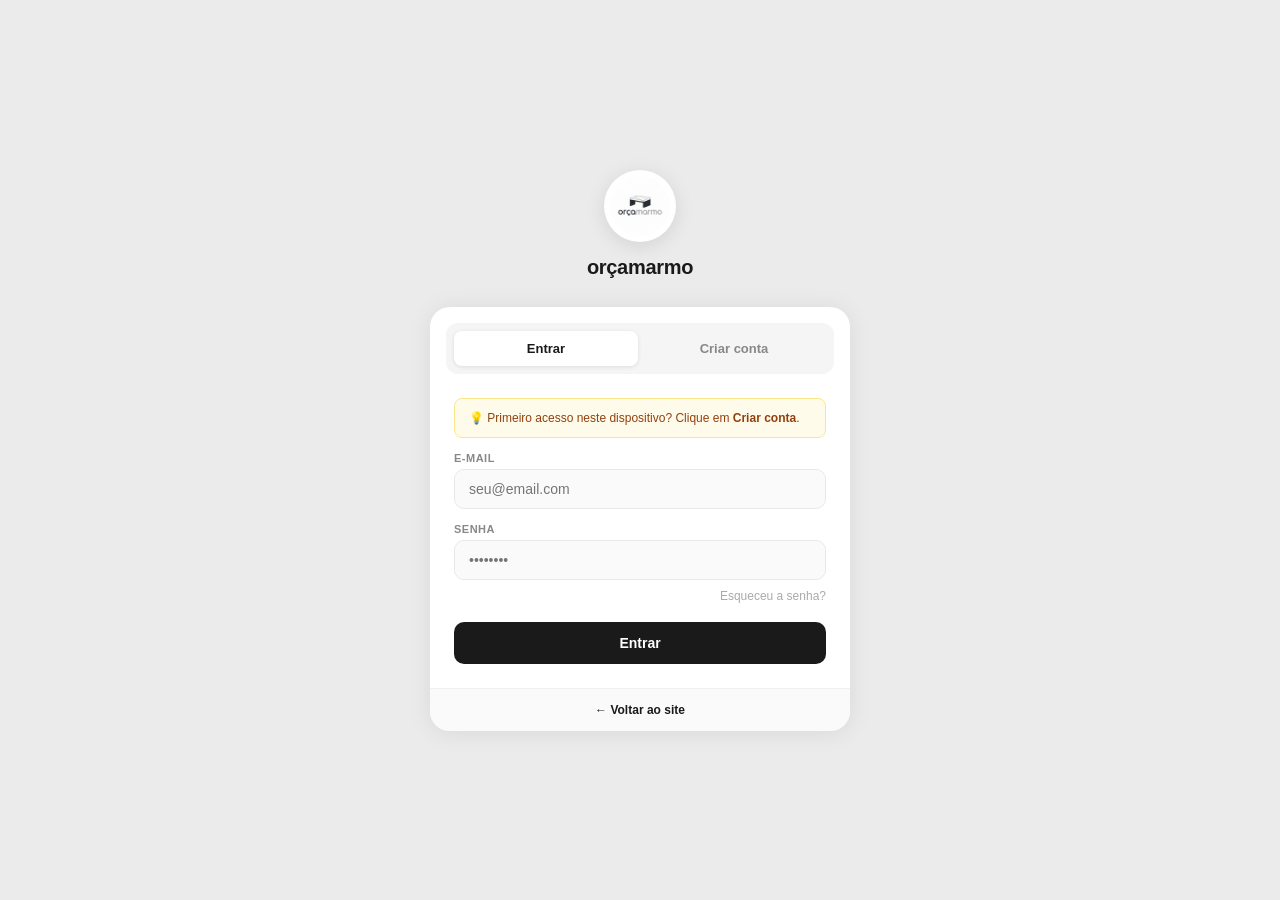
<file: app/novo-orcamento.html>
<!DOCTYPE html>
<html lang="pt-BR">
<head>
<meta charset="UTF-8">
<meta name="viewport" content="width=device-width,initial-scale=1">
<title>Novo Orçamento — OrçaMármore</title>
<link rel="stylesheet" href="css/style.css">
<link rel="stylesheet" href="css/theme-glass.css">
</head>
<body>
<div class="app-layout">
  <div id="sidebar"></div>
  <div class="main">
    <div class="topbar">
      <h2 id="page-title">Novo Orçamento</h2>
      <div class="user-info" id="user-name"></div>
    </div>
    <div class="content">

      <!-- Cabeçalho -->
      <div class="card">
        <div class="card-title">Dados do Orçamento</div>
        <div class="form-row">
          <div class="form-group" style="max-width:160px">
            <label>Número</label>
            <input type="text" id="numero" readonly style="background:#f5f5f5">
          </div>
          <div class="form-group" style="max-width:140px">
            <label>Data</label>
            <input type="text" id="data">
          </div>
          <div class="form-group">
            <label>Cliente</label>
            <input type="text" id="cliente" placeholder="Nome do cliente">
          </div>
          <div class="form-group" style="max-width:180px">
            <label>WhatsApp do Cliente</label>
            <input type="tel" id="telefonecliente" placeholder="(31) 99999-9999">
          </div>
          <div class="form-group" style="max-width:140px">
            <label>Validade</label>
            <select id="validade">
              <option>15 dias</option>
              <option>30 dias</option>
              <option>45 dias</option>
              <option>60 dias</option>
            </select>
          </div>
          <div class="form-group" style="max-width:160px">
            <label>Status</label>
            <select id="status">
              <option>Em aberto</option>
              <option>Aprovado</option>
              <option>Em produção</option>
              <option>Entregue</option>
              <option>Atrasado</option>
              <option>Recusado</option>
            </select>
          </div>
        </div>
        <div class="form-row">
          <div class="form-group">
            <label>Material principal</label>
            <input type="text" id="material" placeholder="Ex: Mármore Champagne, Granito Preto São Gabriel...">
          </div>
        </div>
      </div>

      <!-- Ambientes -->
      <div class="card">
        <div class="card-title">Ambientes e Itens</div>
        <div id="ambientes-container"></div>
        <button class="btn-add-ambiente" onclick="addAmbiente()">+ Adicionar Ambiente</button>
      </div>

      <!-- Total -->
      <div class="card">
        <div class="card-title">Valor Total</div>
        <div class="form-row">
          <div class="form-group" style="max-width:200px">
            <label>Valor Total (R$)</label>
            <input type="text" id="valor" placeholder="0,00" oninput="formatarValorInput(this)" style="font-size:18px;font-weight:700;color:#1E3A5F">
          </div>
        </div>
        <div class="total-box">
          <span class="label">TOTAL</span>
          <span class="valor" id="total-display">R$ 0,00</span>
        </div>
      </div>

      <!-- Pagamento -->
      <div class="card">
        <div class="card-title">Pagamento</div>
        <div class="form-row">
          <div class="form-group" style="max-width:200px">
            <label>Valor Pago (R$)</label>
            <input type="text" id="valor-pago" placeholder="0,00" oninput="formatarValorPagoInput(this)">
          </div>
          <div class="form-group" style="max-width:200px">
            <label>Forma de Pagamento</label>
            <select id="forma-pagamento">
              <option value="">Selecione...</option>
              <option>Pix</option>
              <option>Débito</option>
              <option>Crédito</option>
              <option>Dinheiro</option>
              <option>Transferência</option>
              <option>Parcelado</option>
            </select>
          </div>
          <div class="form-group" style="max-width:180px">
            <label>Data do Pagamento</label>
            <input type="text" id="data-pagamento" placeholder="dd/mm/aaaa">
          </div>
        </div>
        <div id="status-pagamento-box" style="display:none;padding:10px 16px;border-radius:8px;font-size:13px;font-weight:700;margin-top:8px"></div>
      </div>

      <!-- Ações -->
      <div style="display:flex;gap:12px;flex-wrap:wrap">
        <button class="btn btn-primary" onclick="salvar()"><svg xmlns="http://www.w3.org/2000/svg" width="14" height="14" viewBox="0 0 24 24" fill="none" stroke="currentColor" stroke-width="2" stroke-linecap="round" stroke-linejoin="round"><path d="M19 21H5a2 2 0 0 1-2-2V5a2 2 0 0 1 2-2h11l5 5v11a2 2 0 0 1-2 2z"/><polyline points="17 21 17 13 7 13 7 21"/><polyline points="7 3 7 8 15 8"/></svg> Salvar Orçamento</button>
        <button class="btn btn-success" onclick="gerarPDFAtual()"><svg xmlns="http://www.w3.org/2000/svg" width="14" height="14" viewBox="0 0 24 24" fill="none" stroke="currentColor" stroke-width="2" stroke-linecap="round" stroke-linejoin="round"><path d="M14 2H6a2 2 0 0 0-2 2v16a2 2 0 0 0 2 2h12a2 2 0 0 0 2-2V8z"/><polyline points="14 2 14 8 20 8"/><line x1="16" y1="13" x2="8" y2="13"/><line x1="16" y1="17" x2="8" y2="17"/></svg> Gerar PDF</button>
        <button class="btn btn-whats" onclick="enviarWhatsApp()"><svg xmlns="http://www.w3.org/2000/svg" width="14" height="14" viewBox="0 0 24 24" fill="currentColor"><path d="M17.472 14.382c-.297-.149-1.758-.867-2.03-.967-.273-.099-.471-.148-.67.15-.197.297-.767.966-.94 1.164-.173.199-.347.223-.644.075-.297-.15-1.255-.463-2.39-1.475-.883-.788-1.48-1.761-1.653-2.059-.173-.297-.018-.458.13-.606.134-.133.298-.347.446-.52.149-.174.198-.298.298-.497.099-.198.05-.371-.025-.52-.075-.149-.669-1.612-.916-2.207-.242-.579-.487-.5-.669-.51-.173-.008-.371-.01-.57-.01-.198 0-.52.074-.792.372-.272.297-1.04 1.016-1.04 2.479 0 1.462 1.065 2.875 1.213 3.074.149.198 2.096 3.2 5.077 4.487.709.306 1.262.489 1.694.625.712.227 1.36.195 1.871.118.571-.085 1.758-.719 2.006-1.413.248-.694.248-1.289.173-1.413-.074-.124-.272-.198-.57-.347m-5.421 7.403h-.004a9.87 9.87 0 01-5.031-1.378l-.361-.214-3.741.982.998-3.648-.235-.374a9.86 9.86 0 01-1.51-5.26c.001-5.45 4.436-9.884 9.888-9.884 2.64 0 5.122 1.03 6.988 2.898a9.825 9.825 0 012.893 6.994c-.003 5.45-4.437 9.884-9.885 9.884m8.413-18.297A11.815 11.815 0 0012.05 0C5.495 0 .16 5.335.157 11.892c0 2.096.547 4.142 1.588 5.945L.057 24l6.305-1.654a11.882 11.882 0 005.683 1.448h.005c6.554 0 11.89-5.335 11.893-11.893a11.821 11.821 0 00-3.48-8.413z"/></svg> Enviar WhatsApp</button>
        <button class="btn btn-outline" onclick="location.href='orcamentos.html'">Cancelar</button>
      </div>

    </div>
  </div>
</div>

<!-- Datalist catálogo -->
<datalist id="catalogo-itens"></datalist>

<script src="js/core.js"></script>
<script src="js/pdf.js"></script>
<script>
requireAuth();
applyStoredTheme();
applyCompanyTheme();
seedDemoData();
document.getElementById('sidebar').innerHTML = renderSidebar('novo');
renderThemeToggle();
const u = getUsuario();
const emp = getEmpresa();
document.getElementById('user-name').textContent = emp.nome || (u && u.marmoraria) || '';

var orcId = null;
var ambientes = [];

// Carregar orçamento se for edição
var urlParams = new URLSearchParams(window.location.search);
var editId = urlParams.get('id');
if (editId) {
  var orcs = getOrcamentos();
  var orc = orcs.find(function(o) { return o.id === editId; });
  if (orc) {
    orcId = orc.id;
    document.getElementById('page-title').textContent = 'Editar Orçamento';
    document.getElementById('numero').value = orc.numero || '';
    document.getElementById('data').value = orc.data || hoje();
    document.getElementById('cliente').value = orc.cliente || '';
    document.getElementById('telefonecliente').value = orc.telefonecliente || '';
    document.getElementById('material').value = orc.material || '';
    document.getElementById('valor').value = orc.valor ? formatBRL(orc.valor) : '';
    document.getElementById('total-display').textContent = 'R$ ' + (orc.valor ? formatBRL(orc.valor) : '0,00');
    var valSelect = document.getElementById('validade');
    for (var i=0;i<valSelect.options.length;i++){
      if (valSelect.options[i].text === orc.validade) { valSelect.selectedIndex=i; break; }
    }
    var stSelect = document.getElementById('status');
    for (var i=0;i<stSelect.options.length;i++){
      if (stSelect.options[i].text === orc.status) { stSelect.selectedIndex=i; break; }
    }
    ambientes = JSON.parse(JSON.stringify(orc.ambientes || []));
    document.getElementById('valor-pago').value = orc.valor_pago ? formatBRL(orc.valor_pago) : '';
    document.getElementById('forma-pagamento').value = orc.forma_pagamento || '';
    document.getElementById('data-pagamento').value = orc.data_pagamento || '';
    atualizarStatusPagamento();
  }
} else {
  document.getElementById('numero').value = proximoNumero();
  document.getElementById('data').value = hoje();
}

if (!ambientes.length) ambientes.push(novoAmbienteObj('Ambiente 1'));

// Preenche datalist
var cat = getCatalogo();
var dl = document.getElementById('catalogo-itens');
cat.forEach(function(c) {
  var opt = document.createElement('option');
  opt.value = c.nome;
  dl.appendChild(opt);
});

function novoAmbienteObj(nome) {
  return { nome: nome || '', itens: [novoItem()] };
}
function novoItem() {
  return { desc: '', dim: '', qtd: '', obs: '' };
}

function renderAmbientes() {
  var container = document.getElementById('ambientes-container');
  container.innerHTML = '';
  ambientes.forEach(function(amb, ai) {
    var div = document.createElement('div');
    div.className = 'ambiente-card';
    var labels = '<div class="item-labels">' +
      '<span>Descrição</span><span>Dimensões</span><span>Qtd</span><span>Observação</span><span></span>' +
      '</div>';
    var itensHTML = '';
    (amb.itens || []).forEach(function(item, ii) {
      itensHTML += '<div class="item-row">' +
        '<input list="catalogo-itens" value="' + esc(item.desc) + '" placeholder="Descrição do serviço" oninput="setItem(' + ai + ',' + ii + ',\'desc\',this.value)">' +
        '<input value="' + esc(item.dim) + '" placeholder="Ex: 1,20 x 0,60 m" oninput="setItem(' + ai + ',' + ii + ',\'dim\',this.value)">' +
        '<input value="' + esc(item.qtd) + '" placeholder="Ex: 2 unid." oninput="setItem(' + ai + ',' + ii + ',\'qtd\',this.value)">' +
        '<input value="' + esc(item.obs) + '" placeholder="Obs." oninput="setItem(' + ai + ',' + ii + ',\'obs\',this.value)">' +
        '<button class="btn-remove" onclick="removeItem(' + ai + ',' + ii + ')">×</button>' +
        '</div>';
    });
    div.innerHTML =
      '<div class="ambiente-header">' +
        '<input class="ambiente-nome" value="' + esc(amb.nome) + '" placeholder="Nome do ambiente" oninput="setAmbNome(' + ai + ',this.value)">' +
        '<button class="btn btn-sm btn-danger" onclick="removeAmbiente(' + ai + ')">Remover</button>' +
      '</div>' +
      labels + itensHTML +
      '<button class="btn-add-item" onclick="addItem(' + ai + ')">+ Adicionar item</button>';
    container.appendChild(div);
  });
}

function esc(s) { return (s||'').replace(/"/g,'&quot;'); }
function setAmbNome(ai, v) { ambientes[ai].nome = v; }
function setItem(ai, ii, field, v) { ambientes[ai].itens[ii][field] = v; }
function addItem(ai) { ambientes[ai].itens.push(novoItem()); renderAmbientes(); }
function removeItem(ai, ii) {
  if (ambientes[ai].itens.length <= 1) return;
  ambientes[ai].itens.splice(ii, 1);
  renderAmbientes();
}
function addAmbiente() { ambientes.push(novoAmbienteObj('Novo Ambiente')); renderAmbientes(); }
function removeAmbiente(ai) {
  if (ambientes.length <= 1) { alert('É necessário ao menos um ambiente.'); return; }
  if (!confirm('Remover este ambiente?')) return;
  ambientes.splice(ai, 1);
  renderAmbientes();
}

function formatarValorPagoInput(el) {
  var v = el.value.replace(/\D/g, '');
  if (!v) { el.value = ''; atualizarStatusPagamento(); return; }
  var num = parseInt(v, 10) / 100;
  el.value = formatBRL(num);
  atualizarStatusPagamento();
}

function atualizarStatusPagamento() {
  var box = document.getElementById('status-pagamento-box');
  var vTotal = getValor();
  var vPago = parseBRL(document.getElementById('valor-pago').value) || 0;
  if (!vTotal) { box.style.display = 'none'; return; }
  box.style.display = 'block';
  if (vPago >= vTotal) {
    box.style.background = '#dcfce7'; box.style.color = '#166534'; box.textContent = 'Pago';
  } else if (vPago > 0) {
    box.style.background = '#fef9c3'; box.style.color = '#854d0e'; box.textContent = 'Parcial — Restante: R$ ' + formatBRL(vTotal - vPago);
  } else {
    box.style.background = '#fee2e2'; box.style.color = '#991b1b'; box.textContent = 'Pendente';
  }
}

function formatarValorInput(el) {
  var v = el.value.replace(/\D/g, '');
  if (!v) { el.value = ''; document.getElementById('total-display').textContent = 'R$ 0,00'; atualizarStatusPagamento(); return; }
  var num = parseInt(v, 10) / 100;
  el.value = formatBRL(num);
  document.getElementById('total-display').textContent = 'R$ ' + formatBRL(num);
  atualizarStatusPagamento();
}

function getValor() {
  return parseBRL(document.getElementById('valor').value);
}

function getOrcamentoAtual() {
  return {
    id: orcId || gerarId(),
    numero: document.getElementById('numero').value,
    cliente: document.getElementById('cliente').value,
    telefonecliente: document.getElementById('telefonecliente').value,
    data: document.getElementById('data').value,
    validade: document.getElementById('validade').value,
    status: document.getElementById('status').value,
    material: document.getElementById('material').value,
    valor: getValor(),
    valor_pago: parseBRL(document.getElementById('valor-pago').value) || 0,
    forma_pagamento: document.getElementById('forma-pagamento').value,
    data_pagamento: document.getElementById('data-pagamento').value,
    ambientes: JSON.parse(JSON.stringify(ambientes))
  };
}

function salvar() {
  var orc = getOrcamentoAtual();
  if (!orc.cliente) { alert('Informe o nome do cliente.'); return; }
  if (!orcId) orcId = orc.id;
  saveOrcamento(orc);
  alert('Orçamento salvo com sucesso!');
  location.href = 'orcamentos.html';
}

function gerarPDFAtual() {
  var orc = getOrcamentoAtual();
  if (!orc.cliente) { alert('Informe o nome do cliente.'); return; }
  gerarPDF(orc);
}

function enviarWhatsApp() {
  var orc = getOrcamentoAtual();
  if (!orc.cliente) { alert('Informe o nome do cliente antes de enviar.'); return; }
  saveOrcamento(orc);
  var emp = getEmpresa();
  var msg = emp.msgWhatsApp ||
    'Olá, ' + (orc.cliente||'') + '! 👋\nSegue seu orçamento N° ' + (orc.numero||'') + ' no valor de *R$ ' + formatBRL(orc.valor) + '*.\nQualquer dúvida estou à disposição! 😊';
  var fone = (orc.telefonecliente||'').replace(/\D/g,'');
  if (fone && fone.length >= 10) {
    if (!fone.startsWith('55')) fone = '55' + fone;
    window.open('https://wa.me/' + fone + '?text=' + encodeURIComponent(msg), '_blank');
  } else {
    window.open('https://wa.me/?text=' + encodeURIComponent(msg), '_blank');
  }
}

renderAmbientes();
</script>
</body>
</html>
</file>
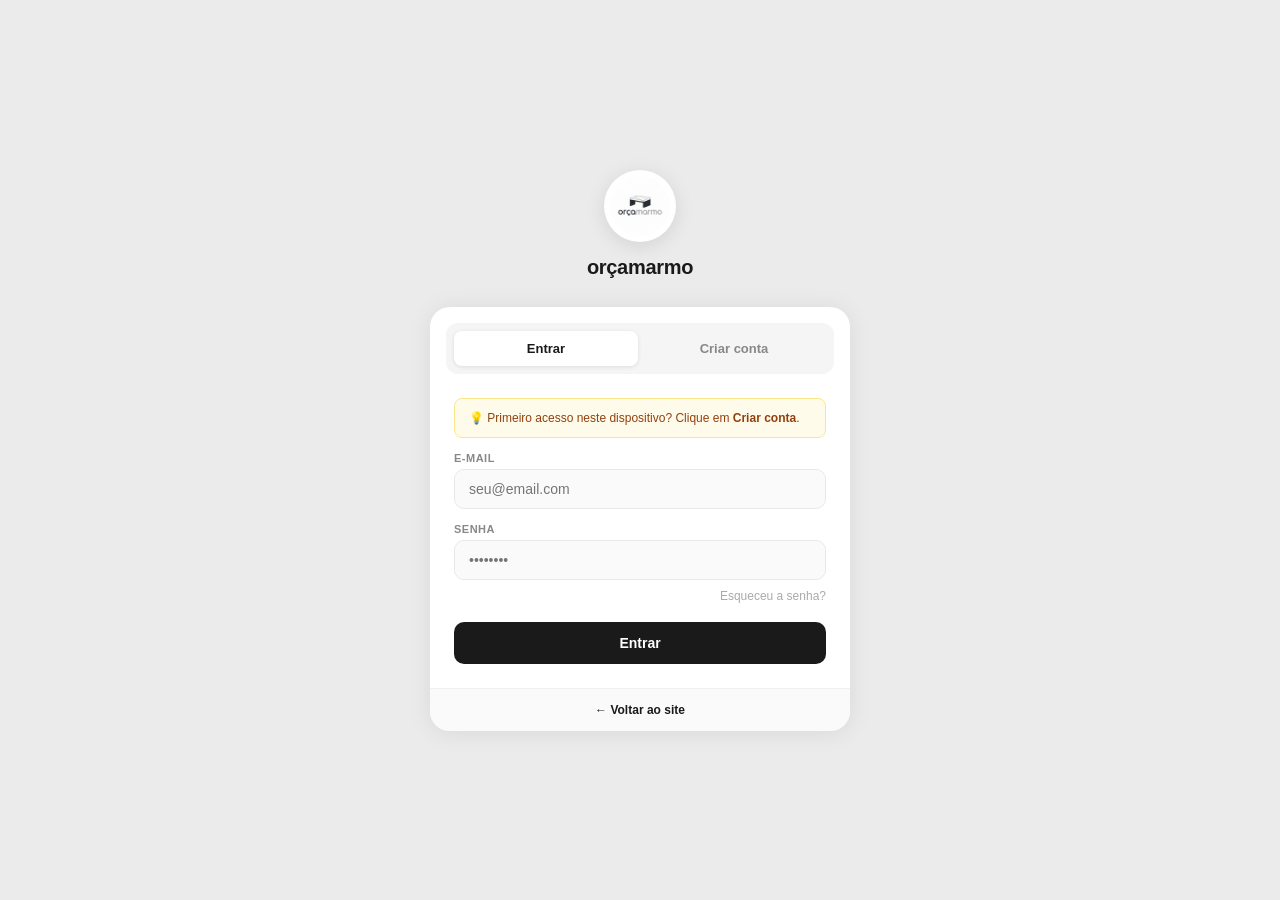
<file: app/orcamentos.html>
<!DOCTYPE html>
<html lang="pt-BR">
<head>
<meta charset="UTF-8">
<meta name="viewport" content="width=device-width,initial-scale=1">
<title>Orçamentos — OrçaMármore</title>
<link rel="stylesheet" href="css/style.css">
<link rel="stylesheet" href="css/theme-glass.css">
</head>
<body>
<div class="app-layout">
  <div id="sidebar"></div>
  <div class="main">
    <div class="topbar">
      <h2>Orçamentos</h2>
      <div class="user-info" id="user-name"></div>
    </div>
    <div class="content">
      <div style="display:flex;justify-content:space-between;align-items:center;margin-bottom:20px;flex-wrap:wrap;gap:10px">
        <h3 style="font-size:16px;color:#1A1A1A">Todos os Orçamentos</h3>
        <div style="display:flex;gap:10px">
          <button onclick="abrirModalColar()" style="background:#fff;border:1.5px solid #E8E8E8;border-radius:10px;padding:10px 18px;font-size:13px;font-weight:600;cursor:pointer;display:flex;align-items:center;gap:7px;color:#444;transition:all .2s" onmouseover="this.style.background='#F5F5F5'" onmouseout="this.style.background='#fff'">
            <svg width="15" height="15" viewBox="0 0 24 24" fill="none" stroke="currentColor" stroke-width="2" stroke-linecap="round" stroke-linejoin="round"><path d="M16 4h2a2 2 0 0 1 2 2v14a2 2 0 0 1-2 2H6a2 2 0 0 1-2-2V6a2 2 0 0 1 2-2h2"/><rect x="8" y="2" width="8" height="4" rx="1" ry="1"/><line x1="12" y1="11" x2="12" y2="17"/><line x1="9" y1="14" x2="15" y2="14"/></svg>
            Colar Orçamento
          </button>
          <button class="btn-novo" onclick="location.href='novo-orcamento.html'">+ Novo</button>
        </div>
      </div>

      <div class="card">
        <div class="toolbar">
          <input type="text" id="busca" placeholder="Buscar por cliente ou número..." oninput="renderTabela()">
          <select id="filtroStatus" onchange="renderTabela()">
            <option value="">Todos os status</option>
            <option>Em aberto</option>
            <option>Aprovado</option>
            <option>Em produção</option>
            <option>Entregue</option>
            <option>Atrasado</option>
            <option>Recusado</option>
          </select>
        </div>
        <div class="table-wrap">
          <table>
            <thead><tr>
              <th>N°</th><th>Cliente</th><th>Data</th><th>Material</th><th>Valor</th><th>Status</th><th>Ações</th>
            </tr></thead>
            <tbody id="tbody"></tbody>
          </table>
        </div>
      </div>
    </div>
  </div>
<!-- MODAL COLAR ORÇAMENTO -->
<div id="modal-colar" style="display:none;position:fixed;inset:0;background:rgba(0,0,0,.5);z-index:2000;align-items:center;justify-content:center;padding:20px">
  <div style="background:#fff;border-radius:20px;width:100%;max-width:620px;max-height:90vh;overflow-y:auto;box-shadow:0 20px 60px rgba(0,0,0,.2)">
    <div style="padding:24px 28px;border-bottom:1px solid #F0F0F0;display:flex;justify-content:space-between;align-items:center">
      <div>
        <h3 style="font-size:17px;font-weight:700;color:#1A1A1A">Colar Orçamento</h3>
        <p style="font-size:12px;color:#aaa;margin-top:3px">Cole o texto — o sistema interpreta automaticamente</p>
      </div>
      <button onclick="fecharModalColar()" style="background:none;border:none;font-size:24px;cursor:pointer;color:#aaa;line-height:1">×</button>
    </div>
    <div style="padding:24px 28px">
      <div style="display:flex;gap:10px;margin-bottom:14px;flex-wrap:wrap">
        <div style="flex:1;min-width:140px">
          <label style="font-size:11px;font-weight:600;color:#888;text-transform:uppercase;letter-spacing:.5px;display:block;margin-bottom:4px">Cliente</label>
          <input id="mc-cliente" type="text" placeholder="Nome do cliente" style="width:100%;border:1px solid #E8E8E8;border-radius:8px;padding:8px 12px;font-size:13px;outline:none;background:#FAFAFA">
        </div>
        <div style="flex:0 0 140px">
          <label style="font-size:11px;font-weight:600;color:#888;text-transform:uppercase;letter-spacing:.5px;display:block;margin-bottom:4px">Valor Total</label>
          <input id="mc-valor" type="text" placeholder="57.990,00" style="width:100%;border:1px solid #E8E8E8;border-radius:8px;padding:8px 12px;font-size:13px;outline:none;background:#FAFAFA">
        </div>
      </div>
      <textarea id="mc-texto" placeholder="Cole o orçamento aqui...

Hall social
Bancada 1.50x50
Testeira de 15cm
Sóculo de 10cm
Travertino

Jantar
Bancada de 3.00x60" style="width:100%;min-height:220px;border:1.5px dashed #E0E0E0;border-radius:12px;padding:16px;font-size:13px;font-family:monospace;line-height:1.8;resize:vertical;outline:none;background:#FAFAFA;color:#1A1A1A" oninput="previewColar()"></textarea>
      <div id="mc-preview" style="display:none;margin-top:12px;background:#F8F8F8;border-radius:10px;padding:12px 16px;font-size:12px;color:#555;line-height:1.8;max-height:150px;overflow-y:auto"></div>
    </div>
    <div style="padding:16px 28px;border-top:1px solid #F0F0F0;display:flex;gap:10px;justify-content:flex-end;flex-wrap:wrap">
      <button onclick="fecharModalColar()" style="background:#fff;border:1px solid #E8E8E8;border-radius:8px;padding:10px 20px;font-size:13px;cursor:pointer;color:#666">Cancelar</button>
      <button onclick="salvarColar()" style="background:#444;color:#fff;border:none;border-radius:8px;padding:10px 20px;font-size:13px;font-weight:700;cursor:pointer">Salvar no histórico</button>
      <button onclick="gerarPDFColar()" style="background:#1A1A1A;color:#fff;border:none;border-radius:8px;padding:10px 22px;font-size:13px;font-weight:700;cursor:pointer;display:flex;align-items:center;gap:7px">
        <svg width="14" height="14" viewBox="0 0 24 24" fill="none" stroke="currentColor" stroke-width="2" stroke-linecap="round" stroke-linejoin="round"><path d="M14 2H6a2 2 0 0 0-2 2v16a2 2 0 0 0 2 2h12a2 2 0 0 0 2-2V8z"/><polyline points="14 2 14 8 20 8"/></svg>
        Gerar PDF
      </button>
    </div>
  </div>
</div>

<script src="js/core.js"></script>
<script src="js/pdf.js"></script>
<script>
requireAuth();
applyStoredTheme();
applyCompanyTheme();
seedDemoData();
document.getElementById('sidebar').innerHTML = renderSidebar('orcamentos');
renderThemeToggle();
const u = getUsuario();
const emp = getEmpresa();
document.getElementById('user-name').textContent = emp.nome || (u && u.marmoraria) || '';

const STATUSES = ['Em aberto','Aprovado','Em produção','Entregue','Atrasado','Recusado'];

function renderTabela() {
  var busca = document.getElementById('busca').value.toLowerCase();
  var filtroStatus = document.getElementById('filtroStatus').value;
  var orcs = getOrcamentos().filter(function(o) {
    var matchBusca = !busca || (o.cliente||'').toLowerCase().includes(busca) || (o.numero||'').toLowerCase().includes(busca);
    var matchStatus = !filtroStatus || o.status === filtroStatus;
    return matchBusca && matchStatus;
  });

  var tbody = document.getElementById('tbody');
  if (!orcs.length) {
    tbody.innerHTML = '<tr><td colspan="7" style="text-align:center;padding:32px;color:#aaa">Nenhum orçamento encontrado.</td></tr>';
    return;
  }

  tbody.innerHTML = orcs.map(function(o) {
    return '<tr>' +
      '<td style="font-weight:700">' + (o.numero||'') + '</td>' +
      '<td><strong>' + (o.cliente||'') + '</strong></td>' +
      '<td>' + (o.data||'') + '</td>' +
      '<td style="color:#666;font-size:12px">' + (o.material||'') + '</td>' +
      '<td style="font-weight:700;color:#1E3A5F">R$ ' + formatBRL(o.valor) + '</td>' +
      '<td onclick="ciclarStatus(\'' + o.id + '\')" style="cursor:pointer" title="Clique para mudar o status">' + statusBadge(o.status) + '</td>' +
      '<td><div class="actions">' +
        '<button class="btn btn-sm btn-outline" onclick="location.href=\'novo-orcamento.html?id=' + o.id + '\'">Editar</button>' +
        '<button class="btn btn-sm btn-primary" onclick="verPDF(\'' + o.id + '\')">PDF</button>' +
        '<button class="btn btn-sm btn-whats" onclick="enviarWhats(\'' + o.id + '\')"><svg xmlns="http://www.w3.org/2000/svg" width="14" height="14" viewBox="0 0 24 24" fill="currentColor"><path d="M17.472 14.382c-.297-.149-1.758-.867-2.03-.967-.273-.099-.471-.148-.67.15-.197.297-.767.966-.94 1.164-.173.199-.347.223-.644.075-.297-.15-1.255-.463-2.39-1.475-.883-.788-1.48-1.761-1.653-2.059-.173-.297-.018-.458.13-.606.134-.133.298-.347.446-.52.149-.174.198-.298.298-.497.099-.198.05-.371-.025-.52-.075-.149-.669-1.612-.916-2.207-.242-.579-.487-.5-.669-.51-.173-.008-.371-.01-.57-.01-.198 0-.52.074-.792.372-.272.297-1.04 1.016-1.04 2.479 0 1.462 1.065 2.875 1.213 3.074.149.198 2.096 3.2 5.077 4.487.709.306 1.262.489 1.694.625.712.227 1.36.195 1.871.118.571-.085 1.758-.719 2.006-1.413.248-.694.248-1.289.173-1.413-.074-.124-.272-.198-.57-.347m-5.421 7.403h-.004a9.87 9.87 0 01-5.031-1.378l-.361-.214-3.741.982.998-3.648-.235-.374a9.86 9.86 0 01-1.51-5.26c.001-5.45 4.436-9.884 9.888-9.884 2.64 0 5.122 1.03 6.988 2.898a9.825 9.825 0 012.893 6.994c-.003 5.45-4.437 9.884-9.885 9.884m8.413-18.297A11.815 11.815 0 0012.05 0C5.495 0 .16 5.335.157 11.892c0 2.096.547 4.142 1.588 5.945L.057 24l6.305-1.654a11.882 11.882 0 005.683 1.448h.005c6.554 0 11.89-5.335 11.893-11.893a11.821 11.821 0 00-3.48-8.413z"/></svg></button>' +
        '<button class="btn btn-sm" style="background:#fff;border:1px solid #ddd" onclick="duplicar(\'' + o.id + '\')">Dup.</button>' +
        '<button class="btn btn-sm btn-danger" onclick="excluir(\'' + o.id + '\')">X</button>' +
      '</div></td>' +
    '</tr>';
  }).join('');
}

function ciclarStatus(id) {
  var orcs = getOrcamentos();
  var orc = orcs.find(function(o) { return o.id === id; });
  if (!orc) return;
  var idx = STATUSES.indexOf(orc.status);
  var proximo = STATUSES[(idx + 1) % STATUSES.length];
  if (proximo === 'Aprovado' || proximo === 'Entregue') {
    abrirModalPgto(id, proximo);
    return;
  }
  orc.status = proximo;
  saveOrcamento(orc);
  renderTabela();
}

var _modalPgtoId = null;
var _modalProxStatus = null;

function abrirModalPgto(id, proxStatus) {
  _modalPgtoId = id;
  _modalProxStatus = proxStatus;
  var orc = getOrcamentos().find(function(o) { return o.id === id; });
  document.getElementById('mpgto-valor').value = orc.valor_pago ? formatBRL(orc.valor_pago) : formatBRL(orc.valor);
  document.getElementById('mpgto-forma').value = orc.forma_pagamento || '';
  document.getElementById('mpgto-data').value = orc.data_pagamento || hoje();
  if (proxStatus === 'Aprovado') {
    document.getElementById('modal-pgto-titulo').textContent = 'Aprovar Orçamento — Registrar Pagamento';
    document.getElementById('modal-pgto-sub').textContent = 'Informe os dados do pagamento para confirmar a aprovação.';
    document.getElementById('btn-confirmar-pgto').textContent = 'Confirmar e Aprovar';
  } else {
    document.getElementById('modal-pgto-titulo').textContent = 'Marcar como Entregue — Pagamento Final';
    document.getElementById('modal-pgto-sub').textContent = 'Confirme o recebimento total antes de marcar como entregue.';
    document.getElementById('btn-confirmar-pgto').textContent = 'Confirmar e Entregar';
  }
  atualizarRestante();
  document.getElementById('modal-pgto').style.display = 'flex';
  document.getElementById('mpgto-valor').focus();
}

function atualizarRestante() {
  var orc = getOrcamentos().find(function(o) { return o.id === _modalPgtoId; });
  if (!orc) return;
  var pago = parseBRL(document.getElementById('mpgto-valor').value) || 0;
  var rest = orc.valor - pago;
  var box = document.getElementById('mpgto-restante');
  if (rest > 0) {
    document.getElementById('mpgto-restante-val').textContent = 'R$ ' + formatBRL(rest);
    box.style.display = 'block';
    box.style.background = '#fef9c3';
  } else {
    box.style.display = 'none';
  }
}

function fecharModalPgto() {
  document.getElementById('modal-pgto').style.display = 'none';
  _modalPgtoId = null;
  _modalProxStatus = null;
}

function confirmarModalPgto() {
  if (!_modalPgtoId) return;
  var pago = parseBRL(document.getElementById('mpgto-valor').value) || 0;
  var forma = document.getElementById('mpgto-forma').value;
  var data = document.getElementById('mpgto-data').value;
  if (!forma) { alert('Selecione a forma de pagamento.'); return; }
  var orcs = getOrcamentos();
  var orc = orcs.find(function(o) { return o.id === _modalPgtoId; });
  if (!orc) return;
  orc.status = _modalProxStatus;
  orc.valor_pago = pago;
  orc.forma_pagamento = forma;
  orc.data_pagamento = data;
  saveOrcamento(orc);
  fecharModalPgto();
  renderTabela();
}

function verPDF(id) {
  var orc = getOrcamentos().find(function(o) { return o.id === id; });
  if (orc) gerarPDF(orc);
}

function enviarWhats(id) {
  var orc = getOrcamentos().find(function(o) { return o.id === id; });
  if (!orc) return;
  var emp = getEmpresa();
  var msg = emp.msgWhatsApp ||
    'Olá, ' + (orc.cliente||'') + '! Segue seu orçamento N° ' + (orc.numero||'') + ' no valor de R$ ' + formatBRL(orc.valor) + '. Em caso de dúvidas, estamos à disposição! 😊';
  // Usa telefone do cliente se disponível para abrir direto no contato
  var fone = (orc.telefonecliente||'').replace(/\D/g,'');
  if (fone && fone.length >= 10) {
    if (!fone.startsWith('55')) fone = '55' + fone;
    window.open('https://wa.me/' + fone + '?text=' + encodeURIComponent(msg), '_blank');
  } else {
    window.open('https://wa.me/?text=' + encodeURIComponent(msg), '_blank');
  }
}

function duplicar(id) {
  var orc = getOrcamentos().find(function(o) { return o.id === id; });
  if (!orc) return;
  var novo = JSON.parse(JSON.stringify(orc));
  novo.id = gerarId();
  novo.numero = proximoNumero();
  novo.data = hoje();
  novo.status = 'Em aberto';
  saveOrcamento(novo);
  renderTabela();
}

function excluir(id) {
  if (!confirm('Excluir este orçamento? Esta ação não pode ser desfeita.')) return;
  deleteOrcamento(id);
  renderTabela();
}

renderTabela();
document.getElementById('mpgto-valor').addEventListener('input', atualizarRestante);

// ── MODAL COLAR ORÇAMENTO ────────────────────────────────────────────
function abrirModalColar() {
  document.getElementById('modal-colar').style.display = 'flex';
  setTimeout(function(){ document.getElementById('mc-texto').focus(); }, 100);
}
function fecharModalColar() {
  document.getElementById('modal-colar').style.display = 'none';
}

function extrairDescDim(linha) {
  // "Bancada 1.50x50" ou "Bancada de 3.00x60"
  var m = linha.match(/^(.+?)\s+(?:de\s+)?(\d+[.,]\d+\s*[xX]\s*\d+(?:[.,]\d+)?(?:\s*cm)?)\s*(.*)$/i);
  if (m) return { desc: (m[1] + (m[3] ? ' ' + m[3] : '')).trim(), dim: m[2].trim() };

  // "Testeira de 15cm" / "Sóculo de 10cm" / "Rodopia de 60cm"
  var m2 = linha.match(/^(.+?)\s+de\s+(\d+(?:[.,]\d+)?\s*(?:cm|m|mm)?)\s*$/i);
  if (m2) return { desc: m2[1].trim(), dim: m2[2].trim() };

  // "2.16x75 fechamentos laterais" — medida no início
  var m3 = linha.match(/^(\d+[.,]\d+\s*[xX]\s*\d+(?:[.,]\d+)?(?:\s*cm)?)\s+(.+)$/i);
  if (m3) return { desc: m3[2].trim(), dim: m3[1].trim() };

  // "65x50" no meio da linha
  var m4 = linha.match(/^(.+?)\s+(\d+\s*[xX]\s*\d+(?:\s*cm)?)\s*(.*)$/i);
  if (m4) return { desc: (m4[1] + (m4[3] ? ' ' + m4[3] : '')).trim(), dim: m4[2].trim() };

  // "de 60cm" no início
  var m5 = linha.match(/^de\s+(\d+(?:[.,]\d+)?\s*(?:cm|m)?)\s+(.+)$/i);
  if (m5) return { desc: m5[2].trim(), dim: m5[1].trim() };

  return { desc: linha, dim: '' };
}

var _orcColar = null;

function parsearColar() {
  var texto = document.getElementById('mc-texto').value;
  var clienteInput = document.getElementById('mc-cliente').value.trim();
  var valorInput = parseBRL(document.getElementById('mc-valor').value);
  var linhas = texto.split('\n').map(function(l){ return l.trim(); });

  var cliente = clienteInput;
  var valor = valorInput;

  // Extrair cliente e valor do texto
  linhas.forEach(function(l, idx) {
    if (!cliente && /^cliente\s*:/i.test(l)) {
      cliente = l.replace(/^cliente\s*:/i,'').trim();
      document.getElementById('mc-cliente').value = cliente;
    }
    if (/valor\s*total/i.test(l) || /^r\$\s*[\d]/i.test(l)) {
      var mv = l.match(/R\$\s*([\d.,]+)/i);
      if (mv && !valorInput) { valor = parseBRL(mv[1]); document.getElementById('mc-valor').value = formatBRL(valor); }
      else if (!mv && idx+1 < linhas.length) {
        var mv2 = linhas[idx+1].match(/R\$\s*([\d.,]+)/i);
        if (mv2 && !valorInput) { valor = parseBRL(mv2[1]); document.getElementById('mc-valor').value = formatBRL(valor); }
      }
    }
  });

  // Agrupar por blocos separados por linha vazia
  var blocos = [], bloco = [];
  linhas.forEach(function(l) {
    if (!l) { if (bloco.length) { blocos.push(bloco); bloco = []; } }
    else {
      if (/^(cliente|orçamento|valor\s*total|r\$\s*[\d])/i.test(l)) return;
      bloco.push(l);
    }
  });
  if (bloco.length) blocos.push(bloco);

  var ambientes = [];
  blocos.forEach(function(b) {
    if (!b.length) return;
    var nome = b[0];
    var itens = b.slice(1)
      .filter(function(l){ return l && !/^(travertino|taj\s*mahal|granito|mármore|marmore|quartzito|onix|basalto)/i.test(l) || b.length <= 2; })
      .map(function(l) {
        var parsed = extrairDescDim(l);
        return { desc: parsed.desc, dim: parsed.dim, qtd: '', obs: '' };
      });
    // Material = última linha se for nome de pedra
    var lastLine = b[b.length - 1];
    var material = '';
    if (/^(travertino|taj\s*mahal|granito|mármore|marmore|quartzito|onix|basalto)/i.test(lastLine) && b.length > 1) {
      material = lastLine;
      itens = b.slice(1, -1).map(function(l) {
        var p = extrairDescDim(l);
        return { desc: p.desc, dim: p.dim, qtd: '', obs: material };
      });
    }
    if (nome || itens.length) ambientes.push({ nome: nome, itens: itens });
  });

  return {
    id: gerarId(),
    numero: proximoNumero(),
    cliente: cliente || 'Cliente',
    data: hoje(),
    validade: '15 dias',
    status: 'Em aberto',
    material: '',
    valor: valor,
    valor_pago: 0,
    forma_pagamento: '',
    data_pagamento: '',
    ambientes: ambientes
  };
}

function previewColar() {
  var orc = parsearColar();
  _orcColar = orc;
  var html = '<strong>' + orc.cliente + '</strong> — R$ ' + formatBRL(orc.valor) + '<br>';
  orc.ambientes.forEach(function(a) {
    html += '<br><strong style="color:#1A1A1A">' + a.nome + '</strong><br>';
    a.itens.forEach(function(i) {
      html += '&nbsp;&nbsp;· ' + i.desc + (i.dim ? ' <em style="color:#888">' + i.dim + '</em>' : '') + '<br>';
    });
  });
  var prev = document.getElementById('mc-preview');
  prev.innerHTML = html;
  prev.style.display = 'block';
}

function gerarPDFColar() {
  _orcColar = parsearColar();
  if (!_orcColar.ambientes.length) { alert('Cole o texto do orçamento primeiro.'); return; }
  gerarPDF(_orcColar);
}

function salvarColar() {
  _orcColar = parsearColar();
  if (!_orcColar.ambientes.length) { alert('Cole o texto do orçamento primeiro.'); return; }
  saveOrcamento(_orcColar);
  fecharModalColar();
  renderTabela();
  alert('✅ Orçamento salvo!');
}

// Fechar clicando fora
document.getElementById('modal-colar').addEventListener('click', function(e) {
  if (e.target === this) fecharModalColar();
});
</script>

<div id="modal-pgto" style="display:none;position:fixed;inset:0;background:rgba(0,0,0,.5);z-index:1000;align-items:center;justify-content:center">
  <div style="background:#fff;border-radius:16px;padding:32px;width:460px;max-width:95vw;box-shadow:0 8px 40px rgba(0,0,0,.2)">
    <h3 style="color:#1E3A5F;font-size:18px;margin-bottom:6px" id="modal-pgto-titulo">Registrar Pagamento</h3>
    <p style="color:#888;font-size:13px;margin-bottom:24px" id="modal-pgto-sub">Informe os dados do pagamento para aprovar o orçamento.</p>

    <div style="margin-bottom:14px">
      <label style="font-size:11px;font-weight:700;color:#555;text-transform:uppercase;letter-spacing:.5px;display:block;margin-bottom:5px">Valor Pago (R$)</label>
      <input type="text" id="mpgto-valor" placeholder="0,00" style="width:100%;border:1.5px solid #ddd;border-radius:8px;padding:10px 14px;font-size:14px;font-weight:700;outline:none;box-sizing:border-box">
    </div>
    <div style="display:flex;gap:12px;margin-bottom:14px">
      <div style="flex:1">
        <label style="font-size:11px;font-weight:700;color:#555;text-transform:uppercase;letter-spacing:.5px;display:block;margin-bottom:5px">Forma de Pagamento</label>
        <select id="mpgto-forma" style="width:100%;border:1.5px solid #ddd;border-radius:8px;padding:10px 14px;font-size:13px;outline:none;background:#fff">
          <option value="">Selecione...</option>
          <option>Pix</option>
          <option>Débito</option>
          <option>Crédito</option>
          <option>Dinheiro</option>
          <option>Transferência</option>
          <option>Parcelado</option>
        </select>
      </div>
      <div style="flex:1">
        <label style="font-size:11px;font-weight:700;color:#555;text-transform:uppercase;letter-spacing:.5px;display:block;margin-bottom:5px">Data do Pagamento</label>
        <input type="text" id="mpgto-data" placeholder="dd/mm/aaaa" style="width:100%;border:1.5px solid #ddd;border-radius:8px;padding:10px 14px;font-size:13px;outline:none;box-sizing:border-box">
      </div>
    </div>
    <div id="mpgto-restante" style="background:#fef9c3;border-radius:8px;padding:10px 14px;font-size:13px;margin-bottom:20px;display:none">
      <strong>Valor restante:</strong> <span id="mpgto-restante-val">R$ 0,00</span>
    </div>
    <div style="display:flex;gap:10px;justify-content:flex-end">
      <button onclick="fecharModalPgto()" style="background:#fff;border:1.5px solid #ddd;border-radius:8px;padding:10px 20px;font-size:13px;cursor:pointer">Cancelar</button>
      <button id="btn-confirmar-pgto" onclick="confirmarModalPgto()" style="background:#1E3A5F;color:#fff;border:none;border-radius:8px;padding:10px 24px;font-size:13px;font-weight:700;cursor:pointer">Confirmar e Aprovar</button>
    </div>
  </div>
</div>
</body>
</html>
</file>
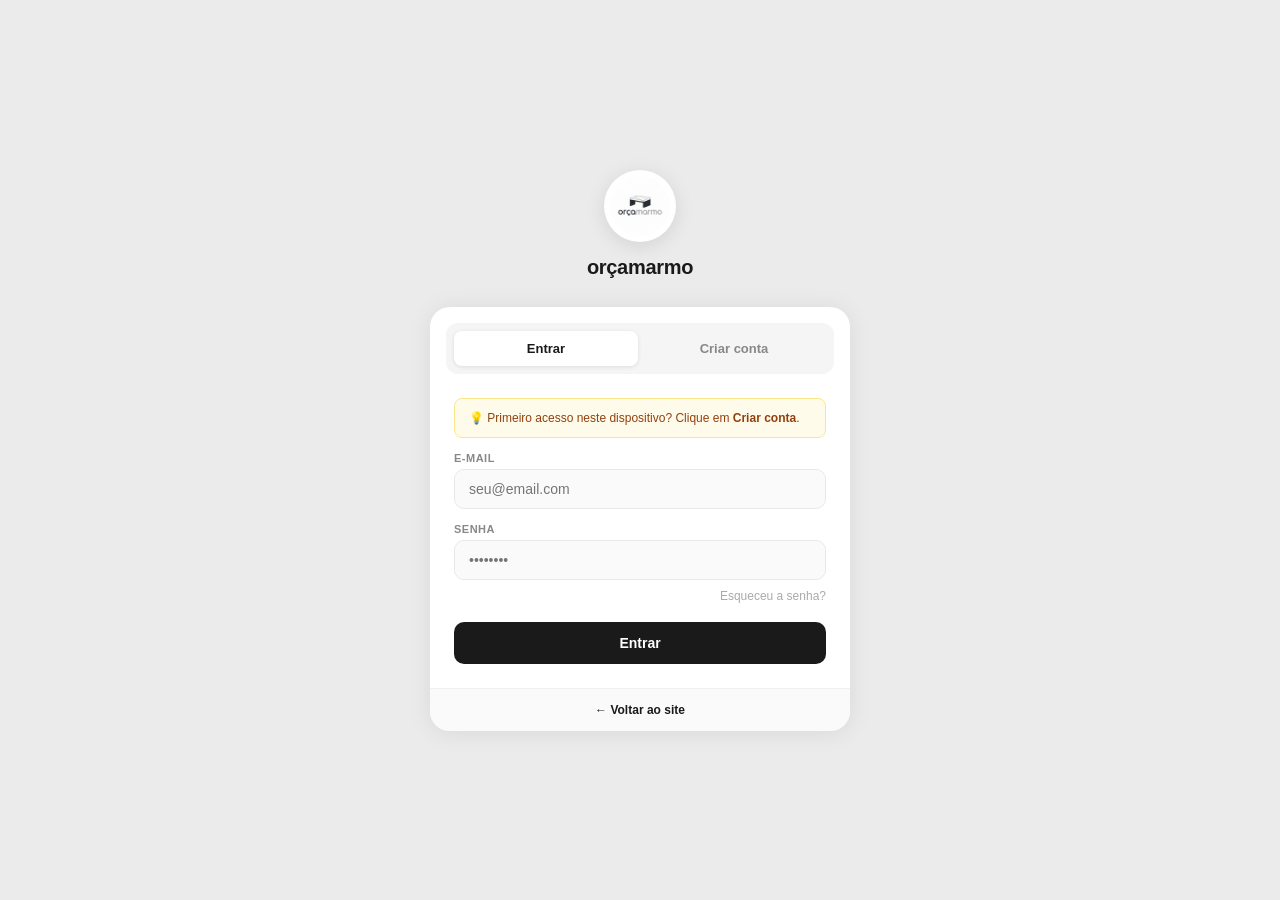
<file: app/planos.html>
<!DOCTYPE html>
<html lang="pt-BR">
<head>
<meta charset="UTF-8">
<meta name="viewport" content="width=device-width,initial-scale=1">
<title>Planos — OrçaMármore</title>
<link rel="stylesheet" href="css/style.css">
<link rel="stylesheet" href="css/theme-glass.css">
</head>
<body>
<div class="app-layout">
  <div id="sidebar"></div>
  <div class="main">
    <div class="topbar">
      <h2>Planos</h2>
      <div class="user-info" id="user-name"></div>
    </div>
    <div class="content">
      <div style="text-align:center;margin-bottom:32px">
        <h3 style="font-size:22px;color:#1E3A5F;margin-bottom:8px">Escolha o plano ideal para sua marmoraria</h3>
        <p style="color:#666;font-size:14px">Comece grátis e faça upgrade quando precisar</p>
      </div>

      <div class="planos-grid">
        <!-- Grátis -->
        <div class="plano-card" style="position:relative">
          <div style="position:absolute;top:-12px;left:50%;transform:translateX(-50%);background:#355996;color:#fff;font-size:11px;font-weight:700;padding:3px 14px;border-radius:20px">
            PLANO ATUAL
          </div>
          <div class="plano-nome">Grátis</div>
          <div class="plano-preco">R$ 0<span>/mês</span></div>
          <ul class="plano-features">
            <li>Até 5 orçamentos por mês</li>
            <li>PDF profissional</li>
            <li>Envio por WhatsApp</li>
            <li>Catálogo de itens</li>
            <li class="no">Histórico ilimitado</li>
            <li class="no">Logo no PDF</li>
            <li class="no">Assinatura digital</li>
            <li class="no">Lembretes automáticos</li>
          </ul>
          <button class="btn btn-outline" style="width:100%;padding:12px;font-size:14px;font-weight:700;border-radius:8px" disabled>Plano atual</button>
        </div>

        <!-- Pro -->
        <div class="plano-card destaque" style="position:relative">
          <div style="position:absolute;top:-12px;left:50%;transform:translateX(-50%);background:#1E3A5F;color:#fff;font-size:11px;font-weight:700;padding:3px 14px;border-radius:20px">
            MAIS POPULAR
          </div>
          <div class="plano-nome">Pro</div>
          <div class="plano-preco">R$ 49<span>/mês</span></div>
          <ul class="plano-features">
            <li>Orçamentos ilimitados</li>
            <li>PDF profissional</li>
            <li>Envio por WhatsApp</li>
            <li>Catálogo de itens</li>
            <li>Histórico completo</li>
            <li>Logo da empresa no PDF</li>
            <li class="no">Assinatura digital</li>
            <li class="no">Lembretes automáticos</li>
          </ul>
          <button class="btn btn-primary" style="width:100%;padding:12px;font-size:14px;font-weight:700;border-radius:8px" onclick="assinar('Pro R$49')">Assinar Pro</button>
        </div>

        <!-- Business -->
        <div class="plano-card">
          <div class="plano-nome">Business</div>
          <div class="plano-preco">R$ 99<span>/mês</span></div>
          <ul class="plano-features">
            <li>Tudo do plano Pro</li>
            <li>Assinatura digital</li>
            <li>Lembretes automáticos</li>
            <li>Relatórios avançados</li>
            <li>Suporte prioritário</li>
            <li>Multi-usuários</li>
            <li>Personalização avançada</li>
            <li>API de integração</li>
          </ul>
          <button class="btn btn-primary" style="width:100%;padding:12px;font-size:14px;font-weight:700;border-radius:8px" onclick="assinar('Business R$99')">Assinar Business</button>
        </div>
      </div>

      <!-- FAQ rápido -->
      <div class="card" style="margin-top:20px">
        <div class="card-title">Perguntas frequentes</div>
        <div style="display:grid;grid-template-columns:1fr 1fr;gap:20px">
          <div>
            <div style="font-weight:700;color:#1E3A5F;margin-bottom:4px;font-size:13px">Posso cancelar a qualquer momento?</div>
            <div style="font-size:13px;color:#666">Sim. Sem fidelidade, sem multa. Cancele quando quiser pelo WhatsApp de suporte.</div>
          </div>
          <div>
            <div style="font-weight:700;color:#1E3A5F;margin-bottom:4px;font-size:13px">Meus dados ficam salvos ao cancelar?</div>
            <div style="font-size:13px;color:#666">Seus orçamentos ficam disponíveis por 60 dias após o cancelamento para download.</div>
          </div>
          <div>
            <div style="font-weight:700;color:#1E3A5F;margin-bottom:4px;font-size:13px">O pagamento é seguro?</div>
            <div style="font-size:13px;color:#666">Sim. Usamos Pix e cartão de crédito com criptografia de ponta.</div>
          </div>
          <div>
            <div style="font-weight:700;color:#1E3A5F;margin-bottom:4px;font-size:13px">Tem suporte?</div>
            <div style="font-size:13px;color:#666">Sim! Suporte via WhatsApp em horário comercial para todos os planos.</div>
          </div>
        </div>
      </div>

    </div>
  </div>
</div>

<script src="js/core.js"></script>
<script>
requireAuth();
applyStoredTheme();
applyCompanyTheme();
document.getElementById('sidebar').innerHTML = renderSidebar('planos');
renderThemeToggle();
const u = getUsuario();
const emp = getEmpresa();
document.getElementById('user-name').textContent = emp.nome || (u && u.marmoraria) || '';

function assinar(plano) {
  alert('Em breve! Entre em contato pelo WhatsApp para assinar o plano ' + plano + ' e receber condições especiais de lançamento.');
}
</script>
</body>
</html>
</file>
<file: app/css/style.css>
/* Reset */
* { box-sizing: border-box; margin: 0; padding: 0; }
body {
  font-family: Inter, -apple-system, BlinkMacSystemFont, 'Segoe UI', sans-serif;
  background: #EBEBEB;
  color: #222;
  -webkit-font-smoothing: antialiased;
}

/* Layout */
.app-layout {
  display: grid;
  grid-template-columns: 68px 1fr;
  min-height: 100vh;
  gap: 0;
}

/* Sidebar */
.sidebar {
  width: 68px;
  background: #F8F8F8;
  border-right: 1px solid #F0F0F0;
  display: flex;
  flex-direction: column;
  align-items: center;
  padding: 16px 0;
  min-height: 100vh;
  position: sticky;
  top: 0;
  height: 100vh;
  overflow-y: auto;
}

.sidebar nav a {
  display: block;
  padding: 4px 0;
  text-decoration: none;
  color: #999;
}

.sidebar nav a .nav-icon {
  width: 40px;
  height: 40px;
  border-radius: 50%;
  display: flex;
  align-items: center;
  justify-content: center;
  cursor: pointer;
  transition: background .2s;
  margin: 0 auto;
}

.sidebar nav a .nav-icon:hover { background: #F0F0F0; }
.sidebar nav a.active .nav-icon {
  background: #1A1A1A;
  color: #fff;
}

/* Main */
.main { background: #EBEBEB; display: flex; flex-direction: column; min-height: 100vh; }

/* Topbar */
.topbar {
  background: #fff;
  border-bottom: 1px solid #F0F0F0;
  padding: 12px 24px;
  display: flex;
  align-items: center;
  justify-content: space-between;
}

.topbar h2 {
  font-size: 24px;
  font-weight: 600;
  color: #1A1A1A;
}

.topbar .user-info { font-size: 13px; color: #888; }

/* Topbar pill tabs */
.topbar-tabs {
  display: flex;
  align-items: center;
  gap: 4px;
}

.topbar-tabs a {
  text-decoration: none;
  font-size: 13px;
  font-weight: 500;
  color: #888;
  padding: 8px 16px;
  border-radius: 999px;
  transition: all .2s;
}

.topbar-tabs a.active {
  background: #fff;
  box-shadow: 0 1px 4px rgba(0,0,0,.08);
  color: #1A1A1A;
  font-weight: 600;
}

/* Topbar action buttons */
.topbar-actions { display: flex; gap: 8px; align-items: center; }
.topbar-btn {
  width: 40px;
  height: 40px;
  border-radius: 50%;
  border: 1px solid #E8E8E8;
  background: #fff;
  display: flex;
  align-items: center;
  justify-content: center;
  cursor: pointer;
  color: #888;
  transition: background .2s;
}
.topbar-btn:hover { background: #F5F5F5; }

/* Content area */
.content { padding: 24px; flex: 1; }

/* Page title */
.page-title {
  font-size: 24px;
  font-weight: 600;
  color: #1A1A1A;
  margin-bottom: 20px;
}

.section-label {
  font-size: 13px;
  font-weight: 500;
  color: #888;
  margin-bottom: 12px;
  text-transform: none;
  letter-spacing: 0;
}

/* Cards stats */
.stats-grid { display: grid; grid-template-columns: repeat(4, 1fr); gap: 16px; margin-bottom: 24px; }
.stat-card {
  background: #fff;
  border-radius: 16px;
  padding: 20px;
  box-shadow: 0 1px 3px rgba(0,0,0,.06);
  border-top: none;
  border-left: 3px solid #1A1A1A;
}
.stat-card .stat-label {
  font-size: 13px;
  font-weight: 500;
  color: #888;
  margin-bottom: 8px;
  text-transform: none;
  letter-spacing: 0;
}
.stat-card .stat-value {
  font-size: 28px;
  font-weight: 700;
  color: #1A1A1A;
}
.stat-card .stat-sub { font-size: 11px; color: #aaa; margin-top: 4px; }

/* Cards genéricos */
.card {
  background: #fff;
  border-radius: 16px;
  box-shadow: 0 1px 3px rgba(0,0,0,.06);
  padding: 24px;
  margin-bottom: 16px;
}
.card-title {
  font-size: 13px;
  font-weight: 500;
  color: #888;
  text-transform: none;
  letter-spacing: 0;
  margin-bottom: 20px;
  padding-bottom: 10px;
  border-bottom: 1px solid #F5F5F5;
}

/* Botões */
.btn {
  padding: 10px 20px;
  border-radius: 10px;
  border: none;
  cursor: pointer;
  font-size: 14px;
  font-weight: 600;
  transition: all .2s;
  font-family: inherit;
}
.btn-primary { background: #1A1A1A; color: #fff; border-radius: 10px; }
.btn-primary:hover { background: #333; }
.btn-success { background: #1A1A1A; color: #fff; border-radius: 10px; }
.btn-success:hover { background: #333; }
.btn-danger { background: #C62828; color: #fff; border-radius: 10px; }
.btn-sm { padding: 6px 12px; font-size: 12px; }
.btn-outline { background: #fff; border: 1px solid #E8E8E8; color: #444; border-radius: 10px; }
.btn-outline:hover { background: #F5F5F5; }
.btn-whats { background: #25D366; color: #fff; border-radius: 10px; }
.btn-novo {
  background: #1A1A1A;
  color: #fff;
  padding: 10px 20px;
  font-size: 14px;
  border-radius: 10px;
  border: none;
  cursor: pointer;
  font-weight: 600;
  font-family: inherit;
}
.btn-novo:hover { background: #333; }
.btn-ghost {
  background: #fff;
  border: 1px solid #E8E8E8;
  color: #444;
  border-radius: 10px;
  padding: 10px 20px;
  font-size: 14px;
  font-weight: 500;
  cursor: pointer;
  font-family: inherit;
  transition: background .2s;
}
.btn-ghost:hover { background: #F5F5F5; }

/* Tabelas */
.table-wrap { overflow-x: auto; }
table { width: 100%; border-collapse: collapse; }
thead tr { background: transparent; }
thead th {
  padding: 10px 14px;
  text-align: left;
  font-size: 13px;
  font-weight: 500;
  color: #888;
  letter-spacing: 0;
  border-bottom: 1px solid #F5F5F5;
}
tbody tr { border-bottom: 1px solid #F5F5F5; }
tbody tr:hover { background: #FAFAFA; }
tbody td { padding: 11px 14px; font-size: 13px; color: #444; }

/* Badges status */
.badge {
  padding: 3px 10px;
  border-radius: 999px;
  font-size: 11px;
  font-weight: 600;
  white-space: nowrap;
}
.badge-aberto    { background: #FFF3E0; color: #E65100; }
.badge-aprovado  { background: #E3F2FD; color: #1565C0; }
.badge-producao  { background: #FFF8E1; color: #F57F17; }
.badge-entregue  { background: #E8F5E9; color: #2E7D32; }
.badge-atrasado  { background: #FFEBEE; color: #C62828; }
.badge-recusado  { background: #F5F5F5; color: #757575; }

/* Formulário */
.form-row { display: flex; gap: 16px; flex-wrap: wrap; margin-bottom: 16px; }
.form-group { display: flex; flex-direction: column; flex: 1; min-width: 160px; }
.form-group label {
  font-size: 13px;
  font-weight: 500;
  color: #888;
  margin-bottom: 6px;
}
.form-group input,
.form-group select,
.form-group textarea {
  border: 1px solid #E8E8E8;
  border-radius: 10px;
  padding: 10px 12px;
  font-size: 13px;
  outline: none;
  background: #FAFAFA;
  font-family: inherit;
  color: #1A1A1A;
  transition: border-color .2s, background .2s;
}
.form-group input:focus,
.form-group select:focus,
.form-group textarea:focus {
  border-color: #1A1A1A;
  background: #fff;
}

/* Ambiente */
.ambiente-card {
  background: #FAFAFA;
  border: 1px solid #F0F0F0;
  border-radius: 12px;
  padding: 18px;
  margin-bottom: 14px;
}
.ambiente-header { display: flex; align-items: center; gap: 12px; margin-bottom: 14px; }
.ambiente-nome {
  flex: 1;
  border: 1px solid #E8E8E8;
  border-radius: 8px;
  padding: 8px 12px;
  font-size: 14px;
  font-weight: 600;
  color: #1A1A1A;
  background: #fff;
  outline: none;
  font-family: inherit;
  transition: border-color .2s;
}
.ambiente-nome:focus { border-color: #1A1A1A; }
.item-row { display: grid; grid-template-columns: 2.5fr 1.5fr 1fr 1.5fr 30px; gap: 8px; align-items: center; margin-bottom: 8px; }
.item-row input {
  border: 1px solid #E8E8E8;
  border-radius: 8px;
  padding: 7px 10px;
  font-size: 12px;
  outline: none;
  background: #fff;
  font-family: inherit;
}
.item-row input:focus { border-color: #1A1A1A; }
.item-labels { display: grid; grid-template-columns: 2.5fr 1.5fr 1fr 1.5fr 30px; gap: 8px; margin-bottom: 6px; }
.item-labels span { font-size: 11px; color: #888; font-weight: 500; }
.btn-remove { background: none; border: none; color: #ccc; cursor: pointer; font-size: 16px; padding: 4px; }
.btn-remove:hover { color: #C62828; }
.btn-add-item {
  background: none;
  border: 1px dashed #E8E8E8;
  color: #888;
  border-radius: 8px;
  padding: 6px 14px;
  font-size: 12px;
  cursor: pointer;
  font-weight: 500;
  margin-top: 6px;
  font-family: inherit;
}
.btn-add-item:hover { background: #F5F5F5; border-color: #ccc; }
.btn-add-ambiente {
  background: #fff;
  border: 1px solid #E8E8E8;
  color: #444;
  border-radius: 10px;
  padding: 10px;
  font-size: 13px;
  font-weight: 600;
  cursor: pointer;
  width: 100%;
  margin-bottom: 20px;
  font-family: inherit;
}
.btn-add-ambiente:hover { background: #F5F5F5; }

/* Total box */
.total-box {
  background: #1A1A1A;
  color: #fff;
  border-radius: 12px;
  padding: 18px 24px;
  display: flex;
  justify-content: space-between;
  align-items: center;
  margin-top: 8px;
}
.total-box .label { font-size: 13px; font-weight: 600; letter-spacing: 1px; }
.total-box .valor { font-size: 26px; font-weight: 700; }

/* Modal */
.modal-overlay { display: none; position: fixed; inset: 0; background: rgba(0,0,0,.4); z-index: 1000; align-items: center; justify-content: center; }
.modal-overlay.open { display: flex; }
.modal {
  background: #fff;
  border-radius: 16px;
  padding: 28px;
  width: 480px;
  max-width: 95vw;
  box-shadow: 0 8px 32px rgba(0,0,0,.12);
}
.modal-title {
  font-size: 16px;
  font-weight: 600;
  color: #1A1A1A;
  margin-bottom: 20px;
}
.modal-footer { display: flex; justify-content: flex-end; gap: 10px; margin-top: 20px; }

/* Busca e filtros */
.toolbar { display: flex; gap: 12px; align-items: center; margin-bottom: 20px; flex-wrap: wrap; }
.toolbar input {
  border: 1px solid #E8E8E8;
  border-radius: 10px;
  padding: 10px 14px;
  font-size: 13px;
  outline: none;
  flex: 1;
  min-width: 200px;
  background: #FAFAFA;
  font-family: inherit;
  color: #1A1A1A;
  transition: border-color .2s, background .2s;
}
.toolbar input:focus { border-color: #1A1A1A; background: #fff; }
.toolbar select {
  border: 1px solid #E8E8E8;
  border-radius: 10px;
  padding: 10px 14px;
  font-size: 13px;
  outline: none;
  background: #FAFAFA;
  font-family: inherit;
  color: #1A1A1A;
  transition: border-color .2s, background .2s;
}
.toolbar select:focus { border-color: #1A1A1A; background: #fff; }

/* Acoes tabela */
.actions { display: flex; gap: 6px; }

/* Responsivo */
@media (max-width: 768px) {
  .app-layout { grid-template-columns: 1fr; }
  .sidebar { display: none; }
  .stats-grid { grid-template-columns: 1fr 1fr; }
  .item-row { grid-template-columns: 1fr 1fr; }
}

/* Planos */
.planos-grid { display: grid; grid-template-columns: repeat(3, 1fr); gap: 20px; margin-bottom: 32px; }
.plano-card {
  background: #fff;
  border-radius: 16px;
  padding: 28px;
  box-shadow: 0 1px 3px rgba(0,0,0,.06);
  text-align: center;
  border: 1px solid #E8E8E8;
}
.plano-card.destaque { border-color: #1A1A1A; }
.plano-nome { font-size: 18px; font-weight: 700; color: #1A1A1A; margin-bottom: 8px; }
.plano-preco { font-size: 32px; font-weight: 700; color: #1A1A1A; margin: 16px 0; }
.plano-preco span { font-size: 14px; color: #888; font-weight: 400; }
.plano-features { list-style: none; text-align: left; margin: 20px 0; }
.plano-features li { padding: 6px 0; font-size: 13px; color: #444; border-bottom: 1px solid #F5F5F5; }
.plano-features li::before { content: '✓ '; color: #1A1A1A; font-weight: 700; }
.plano-features li.no::before { content: '✗ '; color: #ccc; }
.plano-features li.no { color: #bbb; }

/* Upload logo */
.logo-upload {
  border: 1px dashed #E8E8E8;
  border-radius: 10px;
  padding: 24px;
  text-align: center;
  cursor: pointer;
}
.logo-upload:hover { background: #FAFAFA; }
.logo-preview { max-width: 120px; max-height: 80px; margin: 10px auto; display: block; }

/* ── TOOLTIP LÍQUIDO SIDEBAR ──────────────────────────────────────── */
.nav-item-wrap {
  position: relative;
  display: block;
}
.nav-tooltip {
  position: absolute;
  left: 54px;
  top: 50%;
  transform: translateY(-50%) scale(0);
  transform-origin: left center;
  background: #1A1A1A;
  color: #fff;
  padding: 7px 16px 7px 12px;
  border-radius: 0 999px 999px 0;
  font-size: 12px;
  font-weight: 600;
  white-space: nowrap;
  z-index: 9999;
  pointer-events: none;
  opacity: 0;
  letter-spacing: .3px;
  font-family: Inter, -apple-system, sans-serif;
  box-shadow: 4px 4px 16px rgba(0,0,0,.15);
}
.nav-item-wrap:hover .nav-tooltip {
  animation: liquidPop .35s cubic-bezier(0.34, 1.56, 0.64, 1) forwards;
}

@keyframes liquidPop {
  0% {
    opacity: 0;
    transform: translateY(-50%) scaleX(0) scaleY(0.4);
    border-radius: 50%;
  }
  35% {
    opacity: 1;
    transform: translateY(-50%) scaleX(1.08) scaleY(1.15);
    border-radius: 0 60% 60% 0 / 0 55% 55% 0;
  }
  60% {
    transform: translateY(-50%) scaleX(0.97) scaleY(0.96);
    border-radius: 0 999px 999px 0;
  }
  80% {
    transform: translateY(-50%) scaleX(1.02) scaleY(1.02);
  }
  100% {
    opacity: 1;
    transform: translateY(-50%) scaleX(1) scaleY(1);
    border-radius: 0 999px 999px 0;
  }
}

/* Connector dot (bolinha que sai do ícone) */
.nav-tooltip::before {
  content: '';
  position: absolute;
  left: -6px;
  top: 50%;
  transform: translateY(-50%);
  width: 12px;
  height: 12px;
  background: #1A1A1A;
  border-radius: 50%;
}
</file>
<file: app/css/theme-glass.css>
/* ── TEMA GLASSMORPHISM ───────────────────────────────────────────────
   Ativado via body.theme-glass
   Referência: lavanda #EDE0F5, cards escuros com blur, gradiente teal→roxo→rosa
   ─────────────────────────────────────────────────────────────────── */

body.theme-glass {
  background: linear-gradient(135deg, #EDE0F5 0%, #E8D4F5 50%, #F5E8F0 100%) !important;
  min-height: 100vh;
}

/* Sidebar */
body.theme-glass .sidebar {
  background: rgba(25, 20, 30, 0.92) !important;
  backdrop-filter: blur(20px);
  -webkit-backdrop-filter: blur(20px);
  border-right: 1px solid rgba(255,255,255,0.08) !important;
}
body.theme-glass .sidebar nav a { color: rgba(255,255,255,0.65) !important; }
body.theme-glass .sidebar nav a:hover,
body.theme-glass .sidebar nav a.active {
  background: rgba(255,255,255,0.1) !important;
  color: #fff !important;
}
body.theme-glass .sidebar-logo { color: #fff !important; }
body.theme-glass .sidebar-bottom .btn-logout {
  border-color: rgba(255,255,255,0.2) !important;
  color: rgba(255,255,255,0.6) !important;
}

/* Topbar */
body.theme-glass .topbar {
  background: rgba(237,224,245,0.7) !important;
  backdrop-filter: blur(16px);
  -webkit-backdrop-filter: blur(16px);
  border-bottom: 1px solid rgba(255,255,255,0.4) !important;
  box-shadow: none !important;
}
body.theme-glass .topbar h2 { color: #2D1B4E !important; }

/* Cards */
body.theme-glass .card {
  background: rgba(28, 22, 35, 0.85) !important;
  backdrop-filter: blur(20px);
  -webkit-backdrop-filter: blur(20px);
  border: 1px solid rgba(255,255,255,0.1) !important;
  box-shadow: 0 8px 32px rgba(0,0,0,0.2) !important;
  border-radius: 24px !important;
  color: #fff !important;
}
body.theme-glass .card-title {
  color: rgba(255,255,255,0.9) !important;
  border-bottom-color: rgba(255,255,255,0.08) !important;
}

/* Stat cards */
body.theme-glass .stat-card {
  background: rgba(28, 22, 35, 0.85) !important;
  backdrop-filter: blur(20px);
  border: 1px solid rgba(255,255,255,0.1) !important;
  border-top: none !important;
  border-radius: 20px !important;
  box-shadow: 0 8px 32px rgba(0,0,0,0.2) !important;
  position: relative;
  overflow: hidden;
}
body.theme-glass .stat-card::before {
  content: '';
  position: absolute;
  top: 0; left: 0; right: 0;
  height: 3px;
  background: linear-gradient(90deg, #4ECDC4, #9B59B6, #FF6B9D);
}
body.theme-glass .stat-card .stat-label { color: rgba(255,255,255,0.5) !important; }
body.theme-glass .stat-card .stat-value { color: #fff !important; }
body.theme-glass .stat-card .stat-sub { color: rgba(255,255,255,0.35) !important; }

/* Tabelas */
body.theme-glass table { border-radius: 16px; overflow: hidden; }
body.theme-glass thead tr {
  background: linear-gradient(90deg, #4ECDC4, #9B59B6) !important;
}
body.theme-glass tbody tr { border-bottom-color: rgba(255,255,255,0.06) !important; }
body.theme-glass tbody tr:hover { background: rgba(255,255,255,0.05) !important; }
body.theme-glass tbody td { color: rgba(255,255,255,0.8) !important; }
body.theme-glass tbody td strong { color: #fff !important; }

/* Botões */
body.theme-glass .btn-primary,
body.theme-glass .btn-novo,
body.theme-glass .btn-submit {
  background: linear-gradient(135deg, #9B59B6, #6C3FA0) !important;
  border: none !important;
  border-radius: 999px !important;
  box-shadow: 0 4px 16px rgba(155,89,182,0.4) !important;
}
body.theme-glass .btn-success {
  background: linear-gradient(135deg, #4ECDC4, #2E8B85) !important;
  border-radius: 999px !important;
}
body.theme-glass .btn-outline {
  background: rgba(255,255,255,0.1) !important;
  border-color: rgba(255,255,255,0.2) !important;
  color: #fff !important;
  border-radius: 999px !important;
}
body.theme-glass .btn { border-radius: 999px !important; }
body.theme-glass .btn-whats { border-radius: 999px !important; }
body.theme-glass .btn-danger { border-radius: 999px !important; }

/* Formulários */
body.theme-glass .form-group input,
body.theme-glass .form-group select,
body.theme-glass .form-group textarea {
  background: rgba(255,255,255,0.08) !important;
  border-color: rgba(255,255,255,0.15) !important;
  color: #fff !important;
  border-radius: 12px !important;
}
body.theme-glass .form-group input::placeholder { color: rgba(255,255,255,0.35) !important; }
body.theme-glass .form-group label { color: rgba(255,255,255,0.6) !important; }
body.theme-glass .form-group input:focus,
body.theme-glass .form-group select:focus {
  border-color: rgba(155,89,182,0.6) !important;
}

/* Ambientes */
body.theme-glass .ambiente-card {
  background: rgba(255,255,255,0.05) !important;
  border-color: rgba(255,255,255,0.1) !important;
  border-radius: 16px !important;
}
body.theme-glass .ambiente-nome {
  background: rgba(255,255,255,0.1) !important;
  border-color: rgba(255,255,255,0.2) !important;
  color: #fff !important;
  border-radius: 10px !important;
}
body.theme-glass .item-row input {
  background: rgba(255,255,255,0.07) !important;
  border-color: rgba(255,255,255,0.1) !important;
  color: #fff !important;
  border-radius: 8px !important;
}
body.theme-glass .btn-add-item {
  border-color: rgba(255,255,255,0.2) !important;
  color: rgba(255,255,255,0.7) !important;
  border-radius: 999px !important;
}
body.theme-glass .btn-add-ambiente {
  background: rgba(255,255,255,0.07) !important;
  border-color: rgba(255,255,255,0.15) !important;
  color: rgba(255,255,255,0.8) !important;
  border-radius: 12px !important;
}

/* Total box */
body.theme-glass .total-box {
  background: linear-gradient(135deg, #4ECDC4 0%, #9B59B6 100%) !important;
  border-radius: 16px !important;
  box-shadow: 0 8px 24px rgba(155,89,182,0.3) !important;
}

/* Toolbar */
body.theme-glass .toolbar input,
body.theme-glass .toolbar select {
  background: rgba(255,255,255,0.1) !important;
  border-color: rgba(255,255,255,0.15) !important;
  color: #fff !important;
  border-radius: 999px !important;
}

/* Planos */
body.theme-glass .plano-card {
  background: rgba(28,22,35,0.85) !important;
  backdrop-filter: blur(20px);
  border-color: rgba(255,255,255,0.1) !important;
  border-radius: 24px !important;
  color: #fff !important;
}
body.theme-glass .plano-card.destaque {
  border-color: #9B59B6 !important;
  box-shadow: 0 0 0 1px #9B59B6, 0 8px 32px rgba(155,89,182,0.3) !important;
}
body.theme-glass .plano-nome { color: #C77DFF !important; }
body.theme-glass .plano-preco { color: #fff !important; }
body.theme-glass .plano-features li { color: rgba(255,255,255,0.7) !important; border-bottom-color: rgba(255,255,255,0.06) !important; }
body.theme-glass .plano-features li::before { color: #4ECDC4 !important; }
body.theme-glass .plano-features li.no { color: rgba(255,255,255,0.25) !important; }

/* Logo upload */
body.theme-glass .logo-upload {
  border-color: rgba(255,255,255,0.15) !important;
  border-radius: 16px !important;
}
body.theme-glass .logo-upload:hover { background: rgba(255,255,255,0.05) !important; }

/* Modal */
body.theme-glass #modal-pgto > div {
  background: rgba(28,22,35,0.95) !important;
  backdrop-filter: blur(24px);
  border: 1px solid rgba(255,255,255,0.1) !important;
  border-radius: 24px !important;
  color: #fff !important;
}
body.theme-glass #modal-pgto h3 { color: #C77DFF !important; }
body.theme-glass #modal-pgto p { color: rgba(255,255,255,0.6) !important; }
body.theme-glass #modal-pgto input,
body.theme-glass #modal-pgto select {
  background: rgba(255,255,255,0.08) !important;
  border-color: rgba(255,255,255,0.15) !important;
  color: #fff !important;
  border-radius: 10px !important;
}
body.theme-glass #modal-pgto label { color: rgba(255,255,255,0.6) !important; }

/* Scrollbar */
body.theme-glass ::-webkit-scrollbar { width: 6px; }
body.theme-glass ::-webkit-scrollbar-track { background: rgba(255,255,255,0.05); }
body.theme-glass ::-webkit-scrollbar-thumb { background: rgba(155,89,182,0.4); border-radius: 3px; }
</file>
